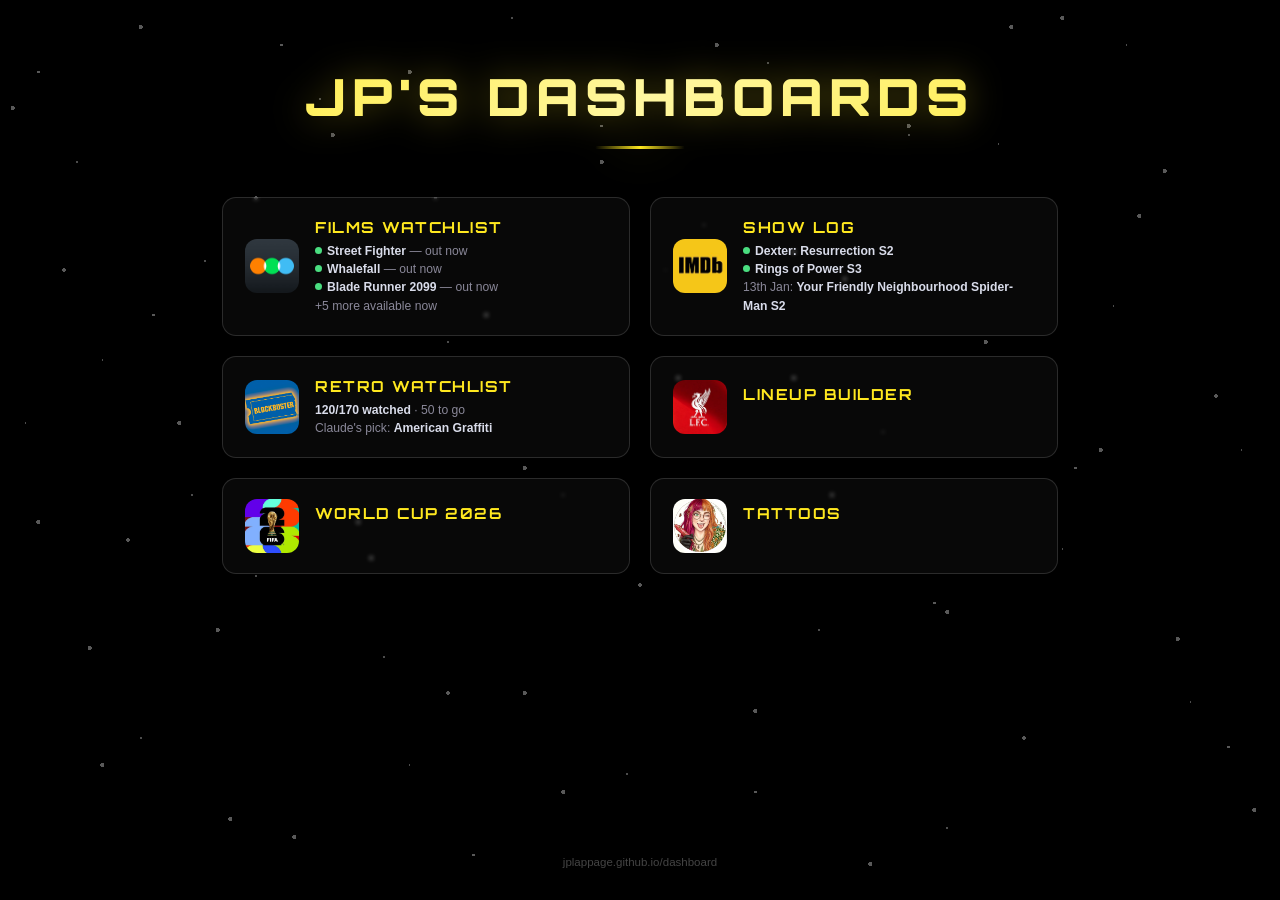
<file: index.html>
<!DOCTYPE html>
<html lang="en">
<head>
  <meta charset="UTF-8">
  <meta name="viewport" content="width=device-width, initial-scale=1.0">
  <link rel="manifest" href="manifest.json">
  <meta name="theme-color" content="#000000">
  <meta name="apple-mobile-web-app-capable" content="yes">
  <meta name="mobile-web-app-capable" content="yes">
  <meta name="apple-mobile-web-app-status-bar-style" content="black-translucent">
  <meta name="apple-mobile-web-app-title" content="JP Dashboards">
  <link rel="apple-touch-icon" href="Images/app-icon-180.png?v=2">
  <link rel="icon" type="image/png" sizes="192x192" href="Images/app-icon-192.png?v=2">
  <link rel="icon" type="image/png" sizes="180x180" href="Images/app-icon-180.png?v=2">
  <link rel="icon" type="image/png" href="Images/app-icon-192.png?v=2">
  <title>JP's Dashboards</title>
  <link rel="preconnect" href="https://fonts.googleapis.com">
  <link rel="preconnect" href="https://fonts.gstatic.com" crossorigin>
  <link href="https://fonts.googleapis.com/css2?family=Orbitron:wght@700;900&display=swap" rel="stylesheet">
  <link rel="stylesheet" href="stars.css">
  <style>
    :root { color-scheme: dark; }
    * { box-sizing: border-box; margin: 0; padding: 0; }

    /* ── Full-page starfield (dimmed) ── */
    body::before {
      content: '';
      position: fixed;
      inset: 0;
      z-index: 0;
      pointer-events: none;
      opacity: 0.35;
      background-image: var(--stars-hub);
    }

    body {
      font-family: -apple-system, BlinkMacSystemFont, 'Segoe UI', Roboto, sans-serif;
      background: #000;
      color: #e8e8f0;
      min-height: 100vh;
      display: flex;
      flex-direction: column;
    }

    header {
      background: transparent;
      padding: 64px 32px 48px;
      position: relative;
      z-index: 1;
      text-align: center;
    }

    header h1 {
      font-family: 'Orbitron', sans-serif;
      font-size: 3.2rem;
      font-weight: 900;
      letter-spacing: 6px;
      text-transform: uppercase;
      background: linear-gradient(135deg, #ffe81f 0%, #fff7a0 50%, #ffe81f 100%);
      -webkit-background-clip: text;
      -webkit-text-fill-color: transparent;
      background-clip: text;
      filter: drop-shadow(0 0 18px rgba(255,232,31,0.35));
    }

    header h1::after {
      content: '';
      display: block;
      width: 90px;
      height: 3px;
      margin: 18px auto 0;
      border-radius: 2px;
      background: linear-gradient(90deg, transparent, #ffe81f, transparent);
    }

    main {
      padding: 0 32px 60px;
      flex: 1;
      max-width: 900px;
      width: 100%;
      margin: 0 auto;
      position: relative;
      z-index: 1;
    }

    .grid {
      display: grid;
      grid-template-columns: repeat(2, 1fr);
      gap: 20px;
    }

    .card {
      background: rgba(255,255,255,0.03);
      border: 1px solid rgba(255,255,255,0.14);
      border-radius: 14px;
      padding: 20px 22px;
      text-decoration: none;
      color: inherit;
      display: grid;
      grid-template-columns: auto 1fr;
      column-gap: 16px;
      align-items: center;
      align-content: center;
      min-height: 96px;
      text-align: left;
      transition: all 0.2s ease;
      backdrop-filter: blur(2px);
    }

    .card:hover {
      border-color: rgba(255,255,255,0.4);
      transform: translateY(-2px);
      background: rgba(255,255,255,0.05);
    }

    .card-icon {
      grid-row: 1 / span 2;
      font-size: 2rem;
      line-height: 1;
    }
    /* brand-logo card icons — uniform 54px tiles */
    img.card-icon {
      width: 54px;
      height: 54px;
      box-sizing: border-box;
      object-fit: cover;
      border-radius: 12px;
    }

    .card-title {
      font-family: 'Orbitron', sans-serif;
      font-size: 0.95rem;
      font-weight: 700;
      letter-spacing: 1.5px;
      text-transform: uppercase;
      color: #ffe81f;
    }

    .card-sub {
      margin-top: 5px;
      font-size: 0.76rem;
      line-height: 1.5;
      color: #8a8899;
      min-height: 1em;
    }
    .card-sub .hot { color: #d9dcea; font-weight: 600; }
    .card-sub .soon { color: #d9dcea; font-weight: 600; }
    .card-sub .ep-show { color: #d9dcea; font-weight: 600; }
    .card-sub .ep-info { color: #8a8899; }
    .card-sub .dot {
      display: inline-block; width: 7px; height: 7px; border-radius: 50%;
      background: #4ade80; margin-right: 5px; vertical-align: 1px;
      animation: pulse 1.6s ease-in-out infinite;
    }
    @keyframes pulse { 0%,100% { opacity: 1; } 50% { opacity: 0.25; } }

    footer {
      text-align: center;
      padding: 20px;
      font-size: 0.72rem;
      color: #444;
      position: relative;
      z-index: 1;
    }

    @media (max-width: 600px) {
      .grid {
        grid-template-columns: 1fr;
        gap: 12px;
      }
      .card {
        display: grid;
        grid-template-columns: auto 1fr;
        column-gap: 16px;
        align-items: center;
        height: auto;
        min-height: 0;
        padding: 16px 18px;
        text-align: left;
      }
      .card-icon {
        grid-row: 1 / span 2;
        font-size: 2rem;
        margin-bottom: 0;
      }
      .card-title {
        font-size: 0.92rem;
      }
      .card-sub {
        margin-top: 4px;
        min-height: 0;
      }
    }

    @media (max-width: 480px) {
      header {
        padding: 40px 16px 32px;
      }
      header h1 {
        font-size: 2rem;
        letter-spacing: 3px;
      }
      main {
        padding: 0 16px 40px;
      }
    }
  </style>
</head>
<body>
<div id="pwa-splash"><img src="Images/app-icon-192.png" alt=""></div>
<style>
  #pwa-splash{position:fixed;inset:0;z-index:99999;display:none;align-items:center;justify-content:center;background:#000;transition:opacity .5s ease}
  #pwa-splash img{width:96px;height:96px;filter:drop-shadow(0 0 18px rgba(245,208,32,.55));animation:pwaPulse 1.4s ease-in-out infinite}
  @keyframes pwaPulse{0%,100%{transform:scale(1);opacity:.85}50%{transform:scale(1.08);opacity:1}}
</style>
<script>
(function(){
  var standalone = (window.matchMedia && window.matchMedia('(display-mode: standalone)').matches) || window.navigator.standalone;
  var s = document.getElementById('pwa-splash');
  if(!s) return;
  if(!standalone){ s.remove(); return; }
  s.style.display='flex';
  function hide(){ s.style.opacity='0'; setTimeout(function(){ if(s) s.remove(); }, 550); }
  window.addEventListener('load', function(){ setTimeout(hide, 350); });
  setTimeout(hide, 4000);
})();
</script>


<header>
  <h1>JP's Dashboards</h1>
</header>

<main>
  <div class="grid">
    <a class="card" href="watchlist-dashboard.html">
      <img class="card-icon ic-films" src="Images/letterboxd-mac-icon.png" alt="Letterboxd">
      <div class="card-title">Films Watchlist</div>
      <div class="card-sub" id="films-sub"></div>
    </a>
    <a class="card" href="show-log.html">
      <img class="card-icon ic-shows" src="Images/imdb.jpg" alt="IMDb">
      <div class="card-title">Show Log</div>
      <div class="card-sub" id="shows-sub"></div>
    </a>
    <a class="card" href="retro-watchlist.html">
      <img class="card-icon ic-retro" src="Images/blockbuster.jpg" alt="Blockbuster">
      <div class="card-title">Retro Watchlist</div>
      <div class="card-sub" id="retro-sub"></div>
    </a>
    <a class="card" href="lineup-builder.html">
      <img class="card-icon ic-lineup" src="Images/LFC.jpg" alt="Liverpool FC">
      <div class="card-title">Lineup Builder</div>
      <div class="card-sub" id="lineup-sub"></div>
    </a>
    <a class="card" href="world-cup.html">
      <img class="card-icon wc-logo" src="Images/world%20cup.jpg" alt="FIFA World Cup 26 emblem">
      <div class="card-title">World Cup 2026</div>
      <div class="card-sub" id="wc-sub"></div>
    </a>
    <a class="card" href="tattoos.html">
      <img class="card-icon ic-tattoo" src="Images/charlotte.jpg?v=3" alt="charlottedoestattoos">
      <div class="card-title">Tattoos</div>
      <div class="card-sub" id="tattoo-sub"></div>
    </a>
  </div>
</main>

<footer>
  jplappage.github.io/dashboard
  <div id="push-row" style="margin-top:12px"></div>
</footer>
<!-- redeploy trigger: 2026-07-05 22:15 icon fixes -->


<script>
// ── ESPN fixture fetch ─────────────────────────────────────────────────────
// ESPN stopped accepting a start-end date range on the scoreboard endpoint
// (any `dates=YYYYMMDD-YYYYMMDD` now 400s, even a short one), but single
// months still work. espnEvents() walks the months a window spans, merges the
// results and de-duplicates by event id. Broke ~18 Sep 2026.
window.espnEvents = async function (league, fromISO, toISO) {
  const from = new Date(fromISO + 'T00:00:00Z'), to = new Date(toISO + 'T23:59:59Z');
  const months = [];
  const cur = new Date(Date.UTC(from.getUTCFullYear(), from.getUTCMonth(), 1));
  while (cur <= to) {
    months.push(cur.getUTCFullYear() + String(cur.getUTCMonth() + 1).padStart(2, '0'));
    cur.setUTCMonth(cur.getUTCMonth() + 1);
  }
  const seen = new Set(), all = [];
  await Promise.all(months.map(async m => {
    try {
      const r = await fetch('https://site.api.espn.com/apis/site/v2/sports/soccer/' + league +
                            '/scoreboard?dates=' + m + '&limit=300');
      if (!r.ok) return;
      const j = await r.json();
      (j.events || []).forEach(e => {
        if (seen.has(e.id)) return;
        const d = new Date(e.date);
        if (d < from || d > to) return;
        seen.add(e.id); all.push(e);
      });
    } catch (_) {}
  }));
  all.sort((a, b) => new Date(a.date) - new Date(b.date));
  return all;
};
</script>

<script>
// ── Shared gist read ───────────────────────────────────────────────────────
// Every card on this page needs the same gist (watched ticks, squad
// conditions, retro progress, tattoos). Four separate unauthenticated reads
// per page load burned GitHub's 60-requests-per-hour-per-IP anonymous
// allowance in about fifteen refreshes, after which the gist returned 403 and
// those cards silently rendered blank. So: one request per load, shared by
// all callers, signed with the browser's saved token when there is one
// (5,000/hour instead of 60), cached briefly, and falling back to the last
// good copy rather than going blank if the request does fail.
window.gistData = (function () {
  const ID = '5411ac8d12fdc31aa3fa73e4d66f6377', FILE = 'watchlist.json';
  const CACHE = 'hub-gist-v1', TTL = 5 * 60e3;
  let inflight = null;
  const cached = () => { try { const c = JSON.parse(sessionStorage.getItem(CACHE)); return (c && c.data) ? c : null; } catch (_) { return null; } };
  return function () {
    if (inflight) return inflight;
    const c = cached();
    if (c && Date.now() - c.t < TTL) { inflight = Promise.resolve(c.data); return inflight; }
    let tok = null; try { tok = localStorage.getItem('gistToken'); } catch (_) {}
    const h = { 'Accept': 'application/vnd.github.v3+json' };
    if (tok) h.Authorization = 'token ' + tok;
    inflight = fetch('https://api.github.com/gists/' + ID, { headers: h, cache: 'no-store' })
      .then(r => { if (!r.ok) throw new Error('gist ' + r.status); return r.json(); })
      .then(j => {
        const d = JSON.parse((j.files && j.files[FILE] && j.files[FILE].content) || '{}');
        try { sessionStorage.setItem(CACHE, JSON.stringify({ t: Date.now(), data: d })); } catch (_) {}
        return d;
      })
      .catch(e => { const c2 = cached(); if (c2) return c2.data; throw e; });
    return inflight;
  };
})();
</script>

<script src="films-data.js"></script>
<script src="shows-data.js"></script>
<script src="retro-data.js"></script>
<script src="fixtures-tv.js"></script>
<script>
(async function retroTeaser() {
  const el = document.getElementById('retro-sub');
  if (!el || typeof RETRO_FILMS === 'undefined') return;
  try {
    const films = RETRO_FILMS.map(f => ({ id: f.id, title: f.title }));
    if (!films.length) return;

    let watched = {};
    try {
      watched = await gistData();
    } catch (_) {
      watched = RETRO_LETTERBOXD;
    }

    const isWatched = f => typeof watched[f.id] === 'string';
    const done = films.filter(isWatched).length;
    const left = films.filter(f => !isWatched(f));

    const line1 = '<span class="soon">' + done + '/' + films.length + ' watched</span> · ' + left.length + ' to go';
    let line2 = '';
    if (left.length) {
      const seed = +new Date().toISOString().slice(0,10).replace(/-/g,'');
      const pick = left[seed % left.length];
      line2 = "Claude's pick: <span class=\"hot\">" + pick.title + '</span>';
    } else {
      line2 = 'all watched — legend 🏆';
    }
    el.innerHTML = line1 + '<br>' + line2;
  } catch (_) {}
})();
</script>
<script>
(function showsTeaser() {
  const el = document.getElementById('shows-sub');
  if (!el || typeof SHOWS === 'undefined') return;

  // ── Out-now summary ────────────────────────────────────────────────────────
  // A show sits in this list from the moment its current season starts landing
  // until JP ticks that season watched in the show log — NOT until some fixed
  // `airingUntil` date. The per-season ticks live in the shared gist under
  // `showLog` (and in localStorage 'show-log-v2', same origin as this page), so
  // ticking a season on any device drops it off the hub next time this loads.
  //
  // Episode counts and the weekly release day come from TVmaze, so nothing here
  // has to be hand-maintained between refreshes: a season that dropped all at
  // once reads "all 8 episodes out now", a weekly one reads "6 of 10 · new every
  // Wednesday" and ticks up on its own as episodes air.
  const MARKS_KEY = 'show-log-v2';
  const EPS_KEY   = 'hub-eps-v1';
  const GIST_ID   = '5411ac8d12fdc31aa3fa73e4d66f6377';
  const GIST_FILE = 'watchlist.json';
  const EPS_TTL   = 6 * 3600e3;   // re-check TVmaze every 6h
  const MAX_LINES = 4;   // total lines in the tile — out-now fills these first

  let marks = {}, epsCache = {};
  try { marks    = JSON.parse(localStorage.getItem(MARKS_KEY) || '{}') || {}; } catch (_) {}
  try { epsCache = JSON.parse(localStorage.getItem(EPS_KEY)   || '{}') || {}; } catch (_) {}

  const MONTHS = { Jan:0,Feb:1,Mar:2,Apr:3,May:4,Jun:5,Jul:6,Aug:7,Sep:8,Oct:9,Nov:10,Dec:11 };
  const ymd  = d => d.getFullYear() + '-' + String(d.getMonth()+1).padStart(2,'0') + '-' + String(d.getDate()).padStart(2,'0');
  const ord  = n => n + (n%10===1&&n%100!==11?'st':n%10===2&&n%100!==12?'nd':n%10===3&&n%100!==13?'rd':'th');
  const dateLabel = iso => { const d = new Date(iso + 'T00:00:00'); return ord(d.getDate()) + ' ' + d.toLocaleString('en-GB',{month:'short'}); };
  const esc  = t => String(t).replace(/[&<>]/g, c => ({'&':'&amp;','<':'&lt;','>':'&gt;'}[c]));
  const sleep = ms => new Promise(r => setTimeout(r, ms));
  const today = () => ymd(new Date());

  const joinTitles = (arr, cap=3) => {
    const shown = arr.slice(0, cap);
    const s = shown.length <= 1 ? (shown[0] || '')
            : shown.slice(0,-1).join(', ') + ' & ' + shown[shown.length-1];
    const extra = arr.length - shown.length;
    return s + (extra > 0 ? ' +' + extra : '');
  };

  // Season ticked watched ('w') or abandoned ('a') — either way it's done with.
  const seasonDone = (name, n) => {
    const m = marks[name];
    const v = (m && typeof m === 'object') ? m['s'+n] : null;
    return v === 'w' || v === 'a';
  };

  const nextDateISO = s => {
    const m = s.next && s.next.match(/(\d{1,2})\s+(Jan|Feb|Mar|Apr|May|Jun|Jul|Aug|Sep|Oct|Nov|Dec)\s+(\d{4})/);
    if (!m) return null;
    return m[3] + '-' + String(MONTHS[m[2]]+1).padStart(2,'0') + '-' + String(+m[1]).padStart(2,'0');
  };
  const seasonNum = str => { const m = str && str.match(/S(\d+)/); return m ? +m[1] : null; };

  // Every ongoing show with a season currently out that hasn't been ticked off.
  function outNowList() {
    const t = today();
    const out = [];
    SHOWS.forEach(s => {
      if (s.status !== 'ongoing') return;
      let season = null;
      if (s.airing) {
        season = seasonNum(s.airing) || s.aired || null;
      } else {
        const iso = nextDateISO(s);
        if (iso && iso <= t) season = seasonNum(s.next) || (s.aired || 0) + 1;
      }
      if (!season) return;
      if (seasonDone(s.name, season)) return;
      out.push({ show: s, season });
    });
    return out;
  }

  function epsLabel(item) {
    const c = epsCache[item.show.name];
    if (!c || c.season !== item.season || !c.total) return '';
    if (c.out >= c.total)      return 'all ' + c.total + ' episodes out now';
    if (c.mode === 'binge')    return 'all ' + c.total + ' episodes out now';
    return c.out + ' of ' + c.total + ', new every ' + c.day;
  }

  function render() {
    const t = today();
    const items = outNowList();
    const lines = [];

    // Out-now always wins the available lines; coming-soon only gets what's left.
    if (items.length) {
      const overflow = items.length > MAX_LINES;
      const shown    = overflow ? MAX_LINES - 1 : items.length;
      items.slice(0, shown).forEach(it => {
        const label = epsLabel(it);
        lines.push('<span class="dot"></span><span class="ep-show">' + esc(it.show.name) + ' S' + it.season + '</span>'
                 + (label ? ' <span class="ep-info">— ' + label + '</span>' : ''));
      });
      if (overflow) lines.push('<span class="ep-info">+' + (items.length - shown) + ' more out now</span>');
    }

    // Coming soon — only shows with a full, confirmed date group into a line.
    const groups = [];
    SHOWS.forEach(s => {
      const iso = nextDateISO(s);
      if (!iso || iso <= t) return;
      const season = (s.next.match(/^(S\d+)/) || [,''])[1];
      const title  = s.name + (season ? ' ' + season : '');
      const g = groups.find(x => x.date === iso);
      if (g) g.titles.push(title); else groups.push({ date: iso, titles: [title] });
    });
    groups.sort((a,b) => a.date.localeCompare(b.date));
    const soonLine = g => dateLabel(g.date) + ': <span class="soon">' + esc(joinTitles(g.titles)) + '</span>';

    if (groups[0] && lines.length < MAX_LINES) lines.push(soonLine(groups[0]));
    if (!items.length && groups[1] && lines.length < MAX_LINES) lines.push(soonLine(groups[1]));

    el.innerHTML = lines.join('<br>');
  }

  // ── TVmaze: episode count, how many have aired, weekly day ─────────────────
  // Uses each episode's `airstamp` (a real timestamp with timezone) rather than
  // `airdate`, so a US Sunday-night drop reads as Monday here — the UK viewing
  // day — without any special-casing.
  async function loadEpisodes() {
    const items = outNowList();
    let dirty = false;
    for (const it of items) {
      const s = it.show;
      const cached = epsCache[s.name];
      if (cached && cached.season === it.season && cached.t && Date.now() - cached.t < EPS_TTL) continue;
      try {
        let id = s.tvmazeId || (cached && cached.id) || null;
        if (!id) {
          const endpoint = s.imdbId
            ? 'https://api.tvmaze.com/lookup/shows?imdb=' + s.imdbId
            : 'https://api.tvmaze.com/singlesearch/shows?q=' + encodeURIComponent(s.tvmazeQuery || s.name);
          const r = await fetch(endpoint);
          if (!r.ok) continue;
          const d = await r.json();
          id = d && d.id;
          if (!id) continue;
          await sleep(250);
        }
        let r = await fetch('https://api.tvmaze.com/shows/' + id + '/episodes');
        if (r.status === 429) { await sleep(4000); r = await fetch('https://api.tvmaze.com/shows/' + id + '/episodes'); }
        if (!r.ok) continue;
        const all = await r.json();
        const season = all.filter(e => e.season === it.season);
        if (!season.length) continue;
        const when = e => e.airstamp ? new Date(e.airstamp)
                       : e.airdate  ? new Date(e.airdate + 'T00:00:00') : null;
        const dates = season.map(when).filter(d => d && !isNaN(d));
        if (!dates.length) continue;
        const now = new Date();
        const out = dates.filter(d => d <= now).length;
        // All episodes landing on one local day = a single drop, not a rollout.
        const days = new Set(dates.map(d => d.toDateString()));
        const tally = {};
        dates.forEach(d => { const w = d.toLocaleDateString('en-GB', { weekday:'long' }); tally[w] = (tally[w]||0)+1; });
        const day = Object.keys(tally).sort((a,b) => tally[b]-tally[a])[0] || '';
        epsCache[s.name] = { id, season: it.season, total: season.length, out, mode: days.size <= 1 ? 'binge' : 'weekly', day, t: Date.now() };
        dirty = true;
        render();
      } catch (_) {}
      await sleep(250);
    }
    if (dirty) { try { localStorage.setItem(EPS_KEY, JSON.stringify(epsCache)); } catch (_) {} }
  }

  // ── Watched ticks from the gist (catches ticks made on another device) ─────
  async function refreshMarks() {
    try {
      const data = await gistData();
      const cloud = data.showLog;
      if (cloud && typeof cloud === 'object' && Object.keys(cloud).length) {
        marks = cloud;
        try { localStorage.setItem(MARKS_KEY, JSON.stringify(marks)); } catch (_) {}
        render();
      }
    } catch (_) {}
  }

  try { render(); } catch (_) {}
  refreshMarks().then(loadEpisodes);
})();

(function filmsTeaser() {
  const el = document.getElementById('films-sub');
  if (!el || typeof FILMS === 'undefined') return;
  try {
    const now = new Date();
    const ymd = d => d.getFullYear() + '-' + String(d.getMonth()+1).padStart(2,'0') + '-' + String(d.getDate()).padStart(2,'0');
    const today = ymd(now);

    const ord = n => n + (n%10===1&&n%100!==11?'st':n%10===2&&n%100!==12?'nd':n%10===3&&n%100!==13?'rd':'th');
    const dateLabel = iso => { const d = new Date(iso + 'T00:00:00'); return ord(d.getDate()) + ' ' + d.toLocaleString('en-GB',{month:'short'}); };
    const joinTitles = (arr, cap=3) => {
      const shown = arr.slice(0, cap);
      const s = shown.length <= 1 ? (shown[0] || '')
              : shown.slice(0,-1).join(', ') + ' & ' + shown[shown.length-1];
      const extra = arr.length - shown.length;
      return s + (extra > 0 ? ' +' + extra : '');
    };
    const groupByDate = list => {
      const map = new Map();
      list.forEach(f => { if (!map.has(f.vodDate)) map.set(f.vodDate, []); map.get(f.vodDate).push(f.title); });
      return [...map.entries()].sort((a,b) => a[0].localeCompare(b[0])).map(([date, titles]) => ({ date, titles }));
    };

    // Exclude pre-theatrical cinema-only entries — their date is the cinema release, not VOD availability.
    const vod      = FILMS.filter(f => f.vodDate && f.cinema !== true);
    // "Available now" stays confirmed-only (don't promise an estimate as already out).
    const availNow = vod.filter(f => f.vodDate <= today && f.estimated !== true)
                        .sort((a,b) => b.vodDate.localeCompare(a.vodDate));
    // Coming-soon groups include estimated dates.
    const upcoming = groupByDate(vod.filter(f => f.vodDate > today));

    const soonLine = g => dateLabel(g.date) + ': <span class="soon">' + joinTitles(g.titles) + '</span>';

    // One line per film that's out now; coming-soon dates fill whatever's left.
    const MAX_LINES = 4;
    const lines = [];

    if (availNow.length) {
      const overflow = availNow.length > MAX_LINES;
      const shown    = overflow ? MAX_LINES - 1 : availNow.length;
      availNow.slice(0, shown).forEach(f => {
        lines.push('<span class="dot"></span><span class="hot">' + f.title + '</span>'
                 + ' <span class="ep-info">— out now</span>');
      });
      if (overflow) lines.push('<span class="ep-info">+' + (availNow.length - shown) + ' more available now</span>');
    }

    upcoming.forEach(g => { if (lines.length < MAX_LINES) lines.push(soonLine(g)); });

    if (!lines.length) lines.push(FILMS.length + ' tracked · no dates confirmed yet');
    el.innerHTML = lines.join('<br>');
  } catch (_) { /* leave blank on any hiccup */ }
})();

(async function worldCupTeaser() {
  const el = document.getElementById('wc-sub');
  if (!el) return;
  try {
    const events = await espnEvents('fifa.world', '2026-06-11', '2026-07-19');
    const now = new Date();

    // ── End of tournament: show the champion + Golden Boot instead of fixtures ──
    const stateOf = e => (e.status && e.status.type && e.status.type.state) || '';
    const final = events.find(e => e.season && e.season.slug === 'final');

    // Golden Boot: tally every scoring play across the tournament.
    // Own goals and shootout penalties don't count towards the award.
    const topScorer = () => {
      const tally = {};
      events.forEach(e => {
        ((e.competitions && e.competitions[0] && e.competitions[0].details) || []).forEach(d => {
          if (!d.scoringPlay || d.ownGoal || d.shootout) return;
          (d.athletesInvolved || []).slice(0, 1).forEach(a => {
            const key = a.displayName || a.fullName;
            if (key) tally[key] = (tally[key] || 0) + 1;
          });
        });
      });
      const ranked = Object.entries(tally).sort((a, b) => b[1] - a[1]);
      if (!ranked.length || ranked[0][1] === 0) return null;
      const top = ranked[0][1];
      const tied = ranked.filter(r => r[1] === top);
      return { name: tied[0][0], goals: top, shared: tied.length - 1 };
    };

    if (final && stateOf(final) === 'post') {
      const c = final.competitions[0].competitors;
      const win = c.find(x => x.winner) || c[0];
      const lose = c.find(x => x !== win);
      const score = win.score + '–' + lose.score;
      const shootout = (final.competitions[0].details || []).some(d => d.shootout);
      let line1 = '<span class="hot">CHAMPIONS: ' + win.team.displayName + '</span> · beat ' +
                  lose.team.shortDisplayName + ' ' + score + (shootout ? ' (pens)' : '');
      const gb = topScorer();
      const line2 = gb
        ? 'Golden Boot: <span class="soon">' + gb.name + '</span> · ' + gb.goals + ' goals' +
          (gb.shared ? ' (shared +' + gb.shared + ')' : '')
        : '';
      el.innerHTML = [line1, line2].filter(Boolean).join('<br>');
      return;
    }

    // Final kicked off but not finished — show it live.
    if (final && stateOf(final) === 'in') {
      const c = final.competitions[0].competitors;
      const h = c.find(x => x.homeAway === 'home'), a = c.find(x => x.homeAway === 'away');
      const st = final.status.type.detail || final.status.type.description || 'Live';
      el.innerHTML = '<span class="dot"></span><span class="hot">FINAL LIVE</span> · ' +
                     h.team.shortDisplayName + ' ' + h.score + '–' + a.score + ' ' +
                     a.team.shortDisplayName + '<br><span class="soon">' + st + '</span>';
      return;
    }

    const games = events
      .filter(e => new Date(e.date) > now && e.status && e.status.type && e.status.type.state === 'pre')
      .map(e => {
        let label = e.shortName || e.name || '';
        try {
          const c = e.competitions[0].competitors;
          const h = c.find(x => x.homeAway === 'home'), a = c.find(x => x.homeAway === 'away');
          label = h.team.shortDisplayName + ' v ' + a.team.shortDisplayName;
        } catch (_) {}
        return { d: new Date(e.date), label };
      })
      .sort((a,b) => a.d - b.d)
      .slice(0, 2);
    if (!games.length) return;

    const fmt = g => {
      const days = Math.round((new Date(g.d.getFullYear(), g.d.getMonth(), g.d.getDate()) -
                               new Date(now.getFullYear(), now.getMonth(), now.getDate())) / 86400000);
      const time = g.d.toLocaleTimeString('en-GB', { hour:'2-digit', minute:'2-digit' });
      const when = days === 0 ? 'today ' + time
                 : days === 1 ? 'tomorrow ' + time
                 : days + ' days';
      return '<span class="soon">' + g.label + '</span> · ' + when;
    };
    el.innerHTML = games.map((g, i) => (i === 0 ? 'next: ' : 'then: ') + fmt(g)).join('<br>');
  } catch (_) {}
})();

(async function lineupTeaser() {
  const el = document.getElementById('lineup-sub');
  if (!el) return;
  const LABEL = { france: 'FRA', liverpool: 'LIV' };

  // Squad availability — read from the lineup builder's synced gist state
  // (c = conditions keyed by player id, ps = section: 'squad' = main squad)
  const availP = (async () => {
    try {
      const data = await gistData();
      const counts = key => {
        const st = data[key];
        if (!st || !st.c) return null;
        let inj = 0, sus = 0, away = 0;
        Object.entries(st.c).forEach(([id, c]) => {
          if (!st.ps || !(id in st.ps)) return; // only players still in the squad (skips departed/stale ids); matches lineup page (incl. fringe)
          if (c === 'injured') inj++; else if (c === 'suspended') sus++; else if (c === 'away') away++;
        });
        return { inj, sus, away };
      };
      return { france: counts('lineup_france'), liverpool: counts('lineup_liverpool') };
    } catch (_) { return null; }
  })();

  // Next scheduled game — Liverpool (domestic + European) and France (post-World-Cup:
  // Nations League, qualifiers, friendlies). ESPN's per-team `nextEvent` endpoint
  // returns an empty array in some regions, so instead read each league's scoreboard
  // over a rolling date window and match by team name.
  const nextP = (async () => {
    const games = [];
    const now = new Date();
    const pad = n => String(n).padStart(2, '0');
    const ymd = d => d.getFullYear() + pad(d.getMonth() + 1) + pad(d.getDate());
    const end = new Date(now); end.setDate(end.getDate() + 150);
    const range = ymd(now) + '-' + ymd(end);
    const compName = e => {
      try {
        const c = e.competitions[0].competitors;
        const h = c.find(x => x.homeAway === 'home'), a = c.find(x => x.homeAway === 'away');
        return h.team.shortDisplayName + ' v ' + a.team.shortDisplayName;
      } catch (_) { return e.shortName || e.name || ''; }
    };
    const pull = async (team, league, re) => {
      try {
        const evs = await espnEvents(league, range.slice(0,4) + '-' + range.slice(4,6) + '-' + range.slice(6,8),
                                             range.slice(9,13) + '-' + range.slice(13,15) + '-' + range.slice(15,17));
        evs.forEach(e => {
          const d = new Date(e.date);
          if (d > now && re.test(e.name || '')) games.push({ d, team, label: compName(e) });
        });
      } catch (_) {}
    };
    const LFC = /liverpool/i, FRA = /france/i;
    await Promise.all([
      pull('liverpool', 'eng.1', LFC),
      pull('liverpool', 'uefa.champions', LFC),
      pull('liverpool', 'eng.fa', LFC),
      pull('liverpool', 'eng.league_cup', LFC),
      pull('liverpool', 'club.friendly', LFC),
      pull('france', 'uefa.nations', FRA),
      pull('france', 'fifa.worldq.uefa', FRA),
      pull('france', 'fifa.friendly', FRA),
      pull('france', 'fifa.world', FRA),
    ]);
    // De-dupe (a match can surface in overlapping feeds), then take the soonest.
    const seen = new Set();
    return games
      .filter(g => { const k = +g.d + '|' + g.label; if (seen.has(k)) return false; seen.add(k); return true; })
      .sort((a, b) => a.d - b.d)[0] || null;
  })();

  const [avail, nxt] = await Promise.all([availP, nextP]);

  let nextLine = '', availLine = '';
  if (nxt) {
    const now = new Date();
    const days = Math.round((new Date(nxt.d.getFullYear(), nxt.d.getMonth(), nxt.d.getDate()) -
                             new Date(now.getFullYear(), now.getMonth(), now.getDate())) / 86400000);
    const time = nxt.d.toLocaleTimeString('en-GB', { hour:'2-digit', minute:'2-digit' });
    const when = days === 0 ? 'today ' + time
               : days === 1 ? 'tomorrow ' + time
               : days + ' days';
    nextLine = 'next: <span class="soon">' + nxt.label + '</span> · ' + when;

    // Exact UK TV channel, from fixtures-tv.js (kept up to date by /refresh).
    // Matched on the game's UK date + team, so ESPN's team-name spelling doesn't matter.
    try {
      const ukDate = nxt.d.toLocaleDateString('en-CA', { timeZone: 'Europe/London' });
      const tv = (typeof FIXTURE_TV !== 'undefined' ? FIXTURE_TV : [])
        .find(f => f.date === ukDate && f.team === nxt.team);
      if (tv) nextLine += '<br>📺 <span class="soon">' + tv.channel + '</span>' +
                          (tv.confirmed === false ? ' (TBC)' : '');
    } catch (_) {}

    // Availability for the team playing next only
    const c = avail && avail[nxt.team];
    if (c) {
      const bits = [];
      if (c.inj) bits.push('<span style="color:#f87171">' + c.inj + ' injured</span>');
      if (c.sus) bits.push('<span style="color:#fb923c">' + c.sus + ' suspended</span>');
      if (c.away) bits.push('<span style="color:#60a5fa">' + c.away + ' away</span>');
      availLine = LABEL[nxt.team] + ': ' + (bits.length ? bits.join(', ') : '<span class="hot">all fit</span>');
    }
  }
  el.innerHTML = [nextLine, availLine].filter(Boolean).join('<br>');
})();

(async function tattooTeaser() {
  // Tattoo entries live encrypted in the gist (tattooEntries.enc). index.html and
  // tattoos.html share an origin, so the per-device passphrase in localStorage
  // ('tattooKey') lets us decrypt here too. Locked device / no key → leave blank.
  const el = document.getElementById('tattoo-sub');
  if (!el) return;
  try {
    const key = localStorage.getItem('tattooKey');
    if (!key) return; // locked on this device — stay silent

    const ord = n => n + (n%10===1&&n%100!==11?'st':n%10===2&&n%100!==12?'nd':n%10===3&&n%100!==13?'rd':'th');
    const dateLabel = iso => { const d = new Date(iso + 'T00:00:00'); return ord(d.getDate()) + ' ' + d.toLocaleString('en-GB',{month:'short',year:'numeric'}); };

    const data = await gistData();
    const t = data.tattooEntries;
    let entries = null;
    if (Array.isArray(t)) entries = t;                 // legacy plaintext
    else if (t && t.enc) {                             // encrypted (current format)
      const enc = new TextEncoder();
      const km = await crypto.subtle.importKey('raw', enc.encode(key), 'PBKDF2', false, ['deriveKey']);
      const ck = await crypto.subtle.deriveKey({ name:'PBKDF2', salt: enc.encode('charlotte-tattoos-salt-v1'), iterations: 250000, hash:'SHA-256' }, km, { name:'AES-GCM', length:256 }, false, ['decrypt']);
      const raw = Uint8Array.from(atob(t.enc), c => c.charCodeAt(0));
      const pt = await crypto.subtle.decrypt({ name:'AES-GCM', iv: raw.slice(0,12) }, ck, raw.slice(12));
      entries = JSON.parse(new TextDecoder().decode(pt));
    }
    if (!entries || !entries.length) return;

    const latest = entries.reduce((m, e) => e.date > m ? e.date : m, entries[0].date);
    const n = entries.length;
    const line1 = 'Last updated: <span class="soon">' + dateLabel(latest) + '</span>';
    const line2 = '<span class="hot">' + n + '</span> session' + (n !== 1 ? 's' : '') + ' logged';
    el.innerHTML = line1 + '<br>' + line2;
  } catch (_) { /* leave blank on any hiccup (locked / wrong key / offline) */ }
})();
</script>

  <script>
    if ('serviceWorker' in navigator) {
      window.addEventListener('load', function () {
        navigator.serviceWorker.register('sw.js').catch(function () {});
      });
    }
  </script>

  <!-- Web Push opt-in: subscribes this installed app and stores the push
       subscription in the (public) gist so the GitHub Action can send to it.
       Must be done from the Home Screen app, not a Safari tab. -->
  <script>
  (function () {
    var VAPID_PUBLIC = 'BOXxcVQCiYh5lc0vydERBmY4EOJRWiIdOyPopYAArut3QRFuDDTUazA3nbRTrcaylYX_fBTZfWAdEXiNRDlKIOo';
    var GIST_ID = '5411ac8d12fdc31aa3fa73e4d66f6377';
    var SUB_FILE = 'push-subscription.json';
    var row = document.getElementById('push-row');
    if (!row) return;
    if (!('serviceWorker' in navigator) || !('PushManager' in window) || !('Notification' in window)) return;

    function b64ToU8(base64) {
      var pad = '='.repeat((4 - base64.length % 4) % 4);
      var b64 = (base64 + pad).replace(/-/g, '+').replace(/_/g, '/');
      var raw = atob(b64), arr = new Uint8Array(raw.length);
      for (var i = 0; i < raw.length; i++) arr[i] = raw.charCodeAt(i);
      return arr;
    }
    function status(txt) {
      row.innerHTML = '<span style="color:#8a8899;font-size:0.72rem">' + txt + '</span>';
    }
    function button(label, fn) {
      row.innerHTML = '<button style="background:rgba(255,232,31,0.12);border:1px solid rgba(255,232,31,0.4);' +
        'color:#ffe81f;padding:7px 16px;border-radius:100px;font-size:0.75rem;cursor:pointer">' + label + '</button>';
      row.firstChild.onclick = fn;
    }
    function getToken() {
      var t = localStorage.getItem('gistToken');
      if (!t) { t = prompt('Paste GitHub gist token (stored only in this browser):', '') || ''; if (t) localStorage.setItem('gistToken', t); }
      return t;
    }
    async function saveSubscription(sub) {
      var t = getToken();
      if (!t) throw new Error('token needed');
      var H = { 'Authorization': 'token ' + t, 'Accept': 'application/vnd.github.v3+json', 'Content-Type': 'application/json' };
      var list = [];
      try {
        var j = await (await fetch('https://api.github.com/gists/' + GIST_ID, { cache: 'no-store' })).json();
        if (j.files && j.files[SUB_FILE]) { list = JSON.parse(j.files[SUB_FILE].content) || []; if (!Array.isArray(list)) list = [list]; }
      } catch (_) {}
      var s = sub.toJSON();
      list = list.filter(function (x) { return x.endpoint !== s.endpoint; });
      list.push(s);
      var body = {}; body.files = {}; body.files[SUB_FILE] = { content: JSON.stringify(list) };
      var res = await fetch('https://api.github.com/gists/' + GIST_ID, { method: 'PATCH', headers: H, body: JSON.stringify(body) });
      if (res.status !== 200) throw new Error('gist save failed (' + res.status + ')');
    }
    async function enable() {
      try {
        status('Enabling…');
        var reg = await navigator.serviceWorker.ready;
        var perm = await Notification.requestPermission();
        if (perm !== 'granted') { status('Notifications not allowed — enable them for this app in Settings'); return; }
        var sub = await reg.pushManager.getSubscription();
        if (!sub) sub = await reg.pushManager.subscribe({ userVisibleOnly: true, applicationServerKey: b64ToU8(VAPID_PUBLIC) });
        await saveSubscription(sub);
        status('✓ Date alerts on for this device');
      } catch (e) {
        button('Try again', enable);
        var note = document.createElement('div');
        note.style.cssText = 'color:#8a8899;font-size:0.68rem;margin-top:6px';
        note.textContent = String(e && e.message || e).indexOf('token') > -1
          ? 'Needs your gist token.' : "Couldn't enable (open from your Home Screen icon, not Safari).";
        row.appendChild(note);
      }
    }
    (async function init() {
      try {
        var reg = await navigator.serviceWorker.ready;
        var sub = reg.pushManager && await reg.pushManager.getSubscription();
        if (sub && Notification.permission === 'granted') { status('✓ Date alerts on'); return; }
      } catch (_) {}
      button('Enable date alerts', enable);
    })();
  })();
  </script>
  <script>
  // Keep every green "live" dot pulsing in step. Dots are drawn at different
  // moments (each card fills in when its data arrives), so each one would
  // otherwise start its own pulse cycle. Pin them all to the same clock.
  (function(){
    function sync(){document.querySelectorAll(".card-sub .dot").forEach(function(d){
      (d.getAnimations?d.getAnimations():[]).forEach(function(a){a.startTime=0;});});}
    var t; new MutationObserver(function(){clearTimeout(t);t=setTimeout(sync,0);})
      .observe(document.body,{childList:true,subtree:true});
    document.addEventListener("visibilitychange",sync); sync();
  })();
  </script>
</body>
</html>
</file>
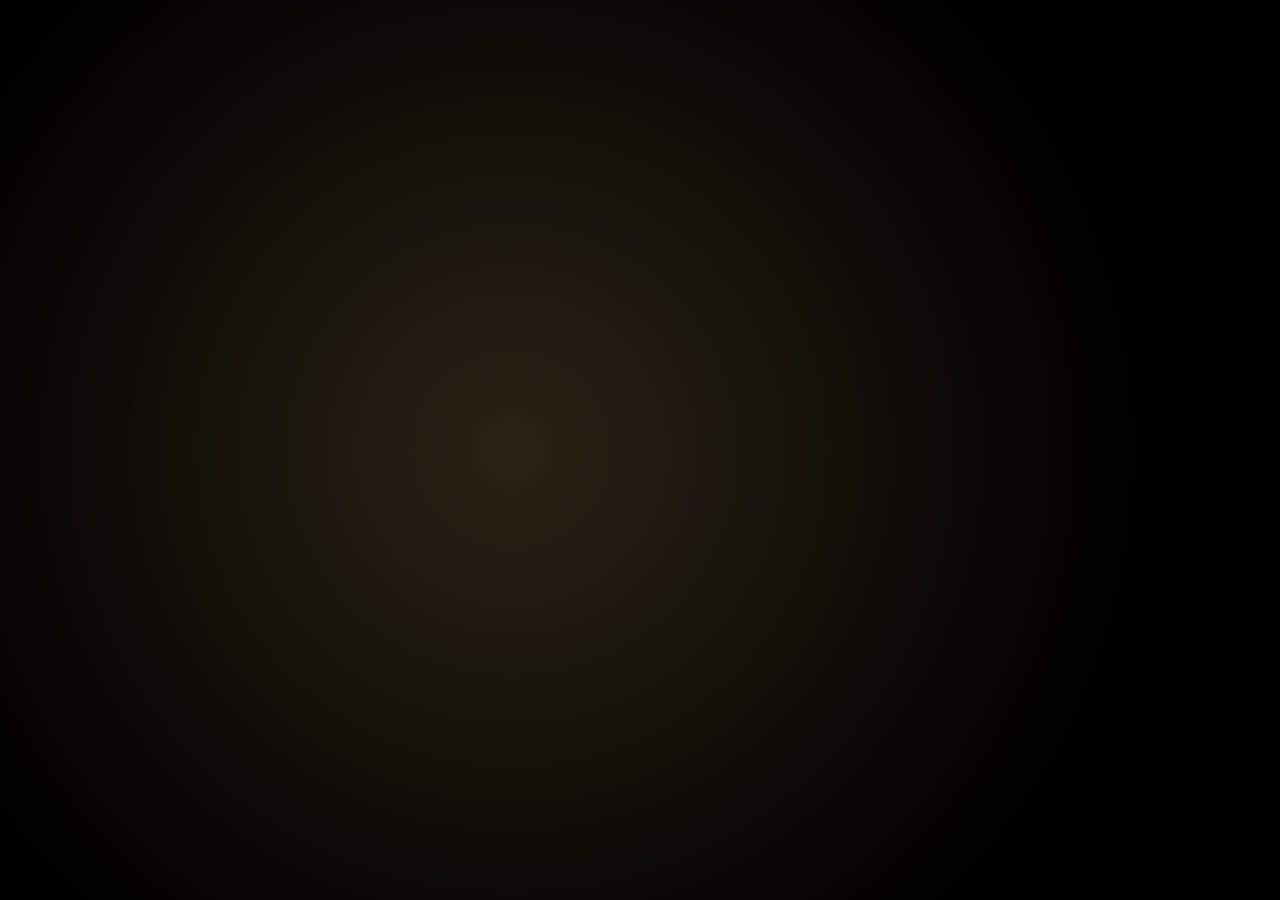
<file: poster-display/index.html>
<!doctype html>
<html lang="en">
<head>
<meta charset="utf-8">
<meta name="viewport" content="width=device-width, initial-scale=1">
<title>Poster Display</title>
<style>
  @font-face { font-family: "Bebas Neue"; src: url("fonts/bebas-neue-latin-400-normal.woff2") format("woff2"); font-weight: 400; }
  @font-face { font-family: "Righteous"; src: url("fonts/righteous-latin-400-normal.woff2") format("woff2"); font-weight: 400; }
  @font-face { font-family: "Inter"; src: url("fonts/inter-latin-400-normal.woff2") format("woff2"); font-weight: 400; }
  @font-face { font-family: "Inter"; src: url("fonts/inter-latin-500-normal.woff2") format("woff2"); font-weight: 500; }
  @font-face { font-family: "Inter"; src: url("fonts/inter-latin-600-normal.woff2") format("woff2"); font-weight: 600; }
  :root {
    --sw: 1vw;   /* 1% of the poster screen's width  */
    --sh: 1vh;   /* 1% of the poster screen's height */
    --bg: #000;
    --gold: #f6c453;
    --gold-deep: #b8862b;
    --gold-glow: rgba(246, 196, 83, 0.6);
    --velvet: #3b0a0f;
    --velvet-deep: #1a0306;
    --ink: #f7f2e7;
    --muted: rgba(247, 242, 231, 0.68);
    --glass: rgba(12, 10, 8, 0.72);
    --fade: 1.5s;
  }
  * { box-sizing: border-box; margin: 0; padding: 0; }
  html, body { width: 100%; height: 100%; background: var(--bg); overflow: hidden; cursor: none; }
  body { font-family: "Inter", system-ui, sans-serif; color: var(--ink); }

  /* ---------- Poster layers ---------- */
  .layer { position: absolute; inset: 0; opacity: 0; transition: opacity var(--fade) ease; will-change: opacity; }
  .layer.show { opacity: 1; }
  .layer .bg { position: absolute; left: -6%; top: -6%; width: 112%; height: 112%; display: block; }
  .layer .poster { position: absolute; inset: 0; width: 100%; height: 100%; object-fit: contain; }
  /* While a film is on, the poster stays full size and drifts very slowly */
  .playing-mode .layer.show .poster { animation: drift 60s ease-in-out infinite alternate; }
  @keyframes drift { from { transform: scale(1); } to { transform: scale(1.03); } }

  /* ---------- Now playing overlay: frosted glass ---------- */
  #np { position: absolute; inset: 0; pointer-events: none; opacity: 0; transition: opacity 1.2s ease; }
  #np.show { opacity: 1; }

  .glass {
    position: absolute; z-index: 2; overflow: hidden;
    background: linear-gradient(135deg, rgba(255,255,255,0.28), rgba(255,255,255,0.08) 55%, rgba(255,255,255,0.14));
    border: 1px solid rgba(255,255,255,0.42);
    backdrop-filter: blur(22px) saturate(1.7) brightness(1.08);
    -webkit-backdrop-filter: blur(22px) saturate(1.7) brightness(1.08);
    box-shadow: inset 0 1px 0 rgba(255,255,255,0.55), inset 0 -1px 0 rgba(255,255,255,0.12), 0 calc(2 * var(--sw)) calc(6 * var(--sw)) rgba(0,0,0,0.35);
  }
  .glass::after { content: ""; position: absolute; left: 0; right: 0; top: 0; height: 50%; background: linear-gradient(to bottom, rgba(255,255,255,0.22), transparent); pointer-events: none; }
  .glass > * { position: relative; z-index: 1; }
  .soft { text-shadow: 0 calc(0.3 * var(--sw)) calc(1.2 * var(--sw)) rgba(0,0,0,0.45); }

  /* Big "Now Playing" banner */
  .np-banner { --band: max(calc((100 * var(--sh) - 150 * var(--sw)) / 2), calc(12 * var(--sw))); top: calc(var(--band) * 0.16); height: calc(var(--band) * 0.68); left: calc(14 * var(--sw)); right: calc(14 * var(--sw)); border-radius: 999px; padding: 0 calc(4 * var(--sw)); display: flex; align-items: center; justify-content: center; gap: calc(var(--band) * 0.14); }
  .np-dot { width: calc(var(--band) * 0.17); height: calc(var(--band) * 0.17); border-radius: 50%; background: #ff3b3b; flex: none; animation: livepulse 2s infinite; }
  @keyframes livepulse { 0% { box-shadow: 0 0 0 0 rgba(255,59,59,0.6); } 70% { box-shadow: 0 0 0 calc(3 * var(--sw)) rgba(255,59,59,0); } 100% { box-shadow: 0 0 0 0 rgba(255,59,59,0); } }
  .np-label { font-family: "Righteous", sans-serif; font-size: calc(var(--band) * 0.34); letter-spacing: 0.08em; text-transform: uppercase; line-height: 1; white-space: nowrap; }
  .paused .np-dot { animation: none; background: #fff; opacity: 0.75; border-radius: calc(0.6 * var(--sw)); width: calc(3 * var(--sw)); height: calc(3 * var(--sw)); }

  /* Info card */
  .np-card { left: calc(6 * var(--sw)); right: calc(6 * var(--sw)); bottom: calc(5 * var(--sw)); padding: calc(3.8 * var(--sw)) calc(5 * var(--sw)) calc(4.2 * var(--sw)); border-radius: calc(3.6 * var(--sw)); }
  .np-title { font-family: "Righteous", sans-serif; font-size: calc(6.6 * var(--sw)); line-height: 1.05; letter-spacing: 0.01em; }
  .np-episode { margin-top: calc(1.2 * var(--sw)); font-size: calc(3 * var(--sw)); font-weight: 600; }
  .np-meta { display: none; margin-top: calc(2 * var(--sw)); font-size: calc(2.7 * var(--sw)); color: rgba(255,255,255,0.85); line-height: 1.4; }
  .np-row { display: flex; align-items: center; gap: calc(3 * var(--sw)); margin-top: calc(3.2 * var(--sw)); font-size: calc(2.5 * var(--sw)); color: rgba(255,255,255,0.85); font-variant-numeric: tabular-nums; }
  .bar { flex: 1; position: relative; height: calc(0.8 * var(--sw)); border-radius: calc(1 * var(--sw)); background: rgba(255,255,255,0.28); overflow: hidden; }
  .bar i { position: absolute; left: 0; top: 0; bottom: 0; width: 0%; border-radius: calc(1 * var(--sw)); background: #fff; transition: width 1s linear; }
  .np-ends { margin-top: 0; white-space: nowrap; padding-left: calc(1.5 * var(--sw)); border-left: 1px solid rgba(255,255,255,0.35); font-size: calc(2.5 * var(--sw)); color: rgba(255,255,255,0.85); }
  .np-ends b { color: #fff; font-weight: 600; }
  .hide { display: none !important; }
  .np-year { opacity: 0.7; }

  /* Fallback card if there's no image at all */
  .card {
    position: absolute; inset: 0; display: flex; align-items: center; justify-content: center;
    font-family: "Bebas Neue", sans-serif; font-size: calc(12 * var(--sw)); text-align: center; padding: calc(8 * var(--sw));
    background: radial-gradient(circle at 50% 40%, #2a2216 0%, #000 70%);
  }

  /* Everything sits on a "stage" that can be turned to suit a sideways TV */
  #stage { position: fixed; left: 0; top: 0; width: 100vw; height: 100vh; overflow: hidden; background: var(--bg); }
  html.rot90 #stage, html.rot270 #stage { width: 100vh; height: 100vw; left: 50%; top: 50%; transform-origin: center; }
  html.rot90 #stage  { transform: translate(-50%, -50%) rotate(90deg); }
  html.rot270 #stage { transform: translate(-50%, -50%) rotate(-90deg); }
  html.rot90, html.rot270 { --sw: 1vh; --sh: 1vw; }
  /* Screen dims to half brightness while a film is playing */
  #dim { position: absolute; inset: 0; background: #000; opacity: 0; pointer-events: none; transition: opacity 2s ease; will-change: opacity; }
  .playing-mode #dim { opacity: 0.5; }
  /* Raspberry Pi: same look without the live blur and slow zoom, which crash its graphics chip */
  html.lite .glass {
    backdrop-filter: none; -webkit-backdrop-filter: none;
    background: linear-gradient(135deg, rgba(60,60,70,0.78), rgba(25,25,32,0.72) 55%, rgba(45,45,55,0.75));
    box-shadow: inset 0 1px 0 rgba(255,255,255,0.45), inset 0 -1px 0 rgba(255,255,255,0.12);
  }
  html.lite .playing-mode .layer.show .poster { animation: none; }
  html.lite .np-dot { animation: livepulse-lite 2s infinite; }
  @keyframes livepulse-lite { 0%, 100% { opacity: 1; } 50% { opacity: 0.35; } }
</style>
<script>
  // Raspberry Pi (and other small ARM boxes): use the lighter overlay
  (function () {
    let pi = /aarch64|armv7|armv8|Linux arm/i.test(navigator.userAgent) || new URLSearchParams(location.search).has("lite");
    try {
      const gl = document.createElement("canvas").getContext("webgl");
      const ext = gl && gl.getExtension("WEBGL_debug_renderer_info");
      const r = gl ? String(gl.getParameter(ext ? ext.UNMASKED_RENDERER_WEBGL : gl.RENDERER)) : "";
      if (/V3D|VideoCore|Broadcom|llvmpipe|softpipe|SwiftShader/i.test(r)) pi = true;   // Pi graphics, or no graphics chip at all
      if (gl) { const lose = gl.getExtension("WEBGL_lose_context"); if (lose) lose.loseContext(); }
    } catch (e) {}
    if (pi) document.documentElement.classList.add("lite");
  })();
</script>
</head>
<body>
<div id="stage">
<div id="a" class="layer"></div>
<div id="b" class="layer"></div>

<div id="np">
  <div class="glass np-banner"><span class="np-dot"></span><span class="np-label soft" id="np-label">Now Playing</span></div>

  <div class="glass np-card">
    <div class="np-title soft" id="np-title"></div>
    <div class="np-episode soft hide" id="np-episode"></div>
    <div class="np-meta soft" id="np-meta"></div>
    <div id="np-progress" class="hide">
      <div class="np-row soft"><span id="np-elapsed"></span><div class="bar"><i id="np-bar"></i></div><span id="np-left"></span><span class="np-ends" id="np-ends"></span></div>
    </div>
  </div>
</div>
<div id="dim"></div>
</div><!-- /stage -->

<!-- Your watchlist (from the Watchlist v4 dashboard) and its text-free posters -->
<script src="../films-data.js"></script>
<script src="../watchlist-posters.js"></script>
<script src="../favourite-posters.js"></script>
<script src="../retro-posters.js"></script>
<script src="../collection-posters.js"></script>
<script src="../show-posters.js"></script>
<script>
  const ROTATE_MS = 5 * 60 * 1000;   // each poster stays up 5 minutes
  // How often to check Plex (keeps Netlify usage low):
  //   10am–8pm every 15 seconds · 8pm–11pm every 5 seconds · 11pm–10am once a minute
  const checkEvery = () => {
    const h = new Date().getHours();
    if (h >= 20 && h < 23) return 5 * 1000;
    if (h >= 10 && h < 20) return 15 * 1000;
    return 60 * 1000;
  };
  const RELOAD_MS = 3 * 60 * 60 * 1000; // re-read the watchlist every 3 hours (when nothing's playing)
  const PLEX_API = "https://jp-poster-display.netlify.app/api";
  const PLEX_PLAYER = "LG OLED65C26LD";  // only this Plex device triggers "now playing"
  const FAV_LISTING = "https://api.github.com/repos/jplappage/dashboard/contents/poster-display/posters/favourites";
  const TMDB_IMG = "https://image.tmdb.org/t/p/w1280/";

  const params = new URLSearchParams(location.search);

  // Turn the picture for a portrait TV fed a landscape signal (e.g. Fire TV Stick).
  // Open the page once with ?rotate=90 or ?rotate=270 and the choice is remembered; ?rotate=0 clears it.
  (function () {
    let r = params.get("rotate");
    try {
      if (r === "auto") { localStorage.removeItem("rotate"); }
      else if (r !== null) localStorage.setItem("rotate", r);
      else r = localStorage.getItem("rotate");
    } catch (e) {}
    // No setting saved: if the screen is wider than it is tall, assume a portrait TV
    // fed a landscape picture and turn it upright (270 suits JP's Frame).
    if (r === null || r === "" || r === "auto") {
      const apply = () => {
        const html = document.documentElement;
        html.classList.remove("rot90", "rot270");
        if (window.innerWidth > window.innerHeight) html.classList.add("rot270");
      };
      apply();
      window.addEventListener("resize", apply);
      return;
    }
    if (r === "90" || r === "270") document.documentElement.classList.add("rot" + r);
  })();
  const demo = params.get("demo");   // e.g. ?demo=Inception to preview the overlay
  const demoStart = Date.now();

  let posters = [];                  // favourites: the rotation
  let allPosters = [];               // favourites + watchlist: used to find "now playing" posters
  let order = [];
  let idx = 0;
  let front = document.getElementById("a");
  let back = document.getElementById("b");
  let nowKey = null;                 // what's currently on screen for "now playing"
  let current = null;                // latest now-playing details
  let rotateTimer = null;

  const $ = (id) => document.getElementById(id);
  const slug = (s) => String(s || "").toLowerCase()
    .replace(/&/g, "and").replace(/['’]/g, "").replace(/[^a-z0-9]+/g, "-").replace(/^-|-$/g, "");

  function shuffle(arr) {
    const a = arr.slice();
    for (let i = a.length - 1; i > 0; i--) { const j = Math.floor(Math.random() * (i + 1)); [a[i], a[j]] = [a[j], a[i]]; }
    return a;
  }

  // Favourites: whatever images are in the posters/favourites folder.
  // Reads the folder straight from GitHub, so dropping a new image in is enough;
  // falls back to posters.json if GitHub can't be reached.
  async function listFavourites() {
    try {
      const r = await fetch(FAV_LISTING, { cache: "no-store" });
      if (r.ok) {
        const items = await r.json();
        const list = items.filter((i) => i.type === "file" && /\.(jpe?g|png|webp)$/i.test(i.name))
          .map((i) => "posters/favourites/" + encodeURIComponent(i.name)).sort();
        if (list.length) return list;
      }
    } catch (e) {}
    try {
      const r = await fetch("posters.json?t=" + Date.now(), { cache: "no-store" });
      return (await r.json()).favourites || [];
    } catch (e) { return null; }
  }

  // Favourites = your Letterboxd likes (favourite-posters.js) + any images in the folder
  const posterTitle = {};
  const posterFocus = {};            // picture address → horizontal focus for wide art (e.g. "60%")            // picture address → film title, for "now playing" matching
  function likedPosters() {
    if (typeof FAVOURITE_POSTERS === "undefined") return [];
    return FAVOURITE_POSTERS.filter((f) => f.poster || f.image).map((f) => {
      const src = f.image || (TMDB_IMG + f.poster);
      posterTitle[src] = f.title;
      if (f.focus) posterFocus[src] = f.focus;   // wide game art: which part of the picture to show
      return src;
    });
  }

  async function loadPosters() {
    const folder = (await listFavourites()) || [];
    const fav = likedPosters().concat(folder);
    if (fav.length) {
      allPosters = fav;
      if (fav.join() !== posters.join()) { posters = fav; order = shuffle(fav); idx = 0; }
    }
  }

  // TV shows (show-posters.js) — matched on the show's name, or another name Plex uses
  function showPoster(name) {
    if (typeof SHOW_POSTERS === "undefined") return null;
    const t = norm(name);
    if (!t) return null;
    const names = (sh) => [sh.name].concat(sh.also || []).map(norm);
    let hit = SHOW_POSTERS.find((sh) => names(sh).includes(t));
    // e.g. Plex "Star Wars: Something" for a show stored as "Something"
    if (!hit) hit = SHOW_POSTERS.find((sh) => { const n = norm(sh.name); return n.length >= 8 && t.endsWith("-" + n); });
    return hit && hit.poster ? TMDB_IMG + hit.poster : null;
  }

  // Unwatched retro watchlist films (retro-posters.js)
  function retroPoster(title, year) {
    if (typeof RETRO_POSTERS === "undefined") return null;
    const t = norm(title);
    const hits = RETRO_POSTERS.filter((f) => norm(f.title) === t);
    const film = hits.find((f) => !year || Math.abs(f.year - year) <= 1) || hits[0];
    return film && film.poster ? TMDB_IMG + film.poster : null;
  }

  // Films you own but don't want in the rotation (collection-posters.js), e.g. Spider-Man
  function collectionPoster(title, year) {
    if (typeof COLLECTION_POSTERS === "undefined") return null;
    const t = norm(title);
    const hits = COLLECTION_POSTERS.filter((f) => norm(f.title) === t);
    const film = hits.find((f) => !year || Math.abs(f.year - year) <= 1) || hits[0];
    return film && film.poster ? TMDB_IMG + film.poster : null;
  }

  // Your watchlist, from films-data.js, with the text-free posters where we have them
  const norm = (s) => slug(String(s || "").replace(/^the\s+/i, ""));
  function watchlistPoster(title, year) {
    if (typeof FILMS === "undefined") return null;
    const t = norm(title);
    const hits = FILMS.filter((f) => norm(f.title) === t);
    const film = hits.find((f) => !year || Math.abs((f.year || 0) - year) <= 1) || hits[0];
    if (!film) return null;
    const tl = (typeof WATCHLIST_POSTERS !== "undefined") && WATCHLIST_POSTERS[film.slug];
    if (tl && tl.poster) return TMDB_IMG + tl.poster;
    return film.poster ? film.poster.replace(/-0-\d+-0-\d+-crop/, "-0-1000-0-1500-crop") : null;
  }

  // Shows a picture; the returned promise finishes once it is on screen.
  function show(src, fallbackText) {
    return new Promise((done) => {
    const swapDone = () => { swap(); done(); };
    back.innerHTML = "";
    if (src) {
      // Blurred backdrop, drawn once into a tiny canvas and stretched,
      // so the fade never has to blur anything live (keeps the Pi smooth).
      const bg = document.createElement("canvas");
      bg.className = "bg";
      bg.width = 90; bg.height = 160;
      const small = new Image();
      small.onload = () => {
        const c = bg.getContext("2d");
        const k = Math.max(bg.width / small.width, bg.height / small.height);
        const w = small.width * k, h = small.height * k;
        c.filter = "blur(3px) brightness(0.45) saturate(1.2)";
        c.drawImage(small, (bg.width - w) / 2, (bg.height - h) / 2, w, h);
      };
      small.src = src.includes("store-images.s-microsoft.com") ? src + "?w=160" : src.replace("/t/p/w1280/", "/t/p/w92/");
      const img = document.createElement("img");
      img.className = "poster";
      if (posterFocus[src]) { img.style.objectFit = "cover"; img.style.objectPosition = posterFocus[src] + " 50%"; }
      img.alt = "";
      img.src = src;
      back.append(bg, img);
      img.onload = () => {
        let fired = false;
        const go = () => { if (!fired) { fired = true; swapDone(); } };
        if (img.decode) img.decode().then(go, go);
        setTimeout(go, 1000);   // never wait more than a second
      };
      img.onerror = () => { back.innerHTML = `<div class="card"></div>`; back.firstChild.textContent = fallbackText || ""; swapDone(); };
    } else {
      back.innerHTML = `<div class="card"></div>`;
      back.firstChild.textContent = fallbackText || "";
      swapDone();
    }
    });
  }
  function swap() {
    back.classList.add("show");
    front.classList.remove("show");
    [front, back] = [back, front];
  }

  async function nextPoster() {
    if (nowKey) return;              // don't rotate while a film is on
    await loadPosters();
    if (!order.length) return show(null, "Add some posters");
    if (idx >= order.length) { order = shuffle(posters); idx = 0; }
    show(order[idx++]);
  }

  function startRotation() {
    clearInterval(rotateTimer);
    rotateTimer = setInterval(nextPoster, ROTATE_MS);
  }

  // Find one of your own (sharper) posters that matches the film's title
  function findOwnPoster(title) {
    const s = slug(title);
    if (!s) return null;
    const matches = allPosters.filter((p) => posterTitle[p]
      ? norm(posterTitle[p]) === norm(title)
      : slug(decodeURIComponent(p.split("/").pop()).replace(/\.[a-z]+$/i, "").replace(/-\d+$/, "")) === s);
    return matches.length ? matches[Math.floor(Math.random() * matches.length)] : null;
  }

  // ---------- Overlay ----------
  const fmtDur = (ms) => {
    const m = Math.max(0, Math.round(ms / 60000));
    const h = Math.floor(m / 60);
    return h ? `${h}h ${String(m % 60).padStart(2, "0")}m` : `${m}m`;
  };
  const fmtClock = (ms) => {
    const s = Math.max(0, Math.floor(ms / 1000));
    const h = Math.floor(s / 3600), m = Math.floor((s % 3600) / 60), sec = s % 60;
    return (h ? h + ":" + String(m).padStart(2, "0") : m) + ":" + String(sec).padStart(2, "0");
  };
  const fmtTime = (d) => d.toLocaleTimeString("en-GB", { hour: "2-digit", minute: "2-digit" });

  function buildOverlay(s) {
    // Films: "Title (Year)". Shows: just the show's name, no episode line
    const t = $("np-title");
    t.textContent = s.title || "";
    if (s.type !== "episode" && s.year) {
      const y = document.createElement("span");
      y.className = "np-year";
      y.textContent = " (" + s.year + ")";
      t.append(y);
    }
    const ep = $("np-episode");
    ep.textContent = "";
    ep.classList.add("hide");
    const bits = [];
    if (s.year) bits.push(String(s.year));
    if (s.rating) bits.push(s.rating);
    if (s.duration) bits.push(fmtDur(s.duration));
    if (s.genres && s.genres.length) bits.push(s.genres.slice(0, 2).join(" / "));
    if (s.director) bits.push(s.director);
    $("np-meta").textContent = "";
    fitTitle();
  }

  // Shrink long titles so they never take more than two lines
  function fitTitle() {
    const t = $("np-title");
    let size = 6.6;
    t.style.fontSize = "";
    for (let i = 0; i < 12; i++) {
      const lh = parseFloat(getComputedStyle(t).lineHeight) || parseFloat(getComputedStyle(t).fontSize) * 1.05;
      if (t.scrollHeight <= lh * 2 + 2 || size <= 4) break;
      size -= 0.3;
      t.style.fontSize = "calc(" + size.toFixed(1) + " * var(--sw))";
    }
  }

  // Episode running times: Plex doesn't send them, so look them up (free TV listings, TVmaze)
  const runtimeCache = {};
  async function lookupRuntime(s) {
    const key = s.title + "|" + (s.subtitle || "");
    if (key in runtimeCache) return runtimeCache[key];
    runtimeCache[key] = null;
    try {
      const m = /S(\d+)\s*E(\d+)/i.exec(s.subtitle || "");
      const r = await fetch("https://api.tvmaze.com/singlesearch/shows?embed=episodes&q=" + encodeURIComponent(s.title));
      if (!r.ok) return null;
      const show = await r.json();
      let mins = 0;
      if (m && show._embedded && show._embedded.episodes) {
        const ep = show._embedded.episodes.find((e) => e.season === +m[1] && e.number === +m[2]);
        if (ep && ep.runtime) mins = ep.runtime;
      }
      if (!mins) mins = show.averageRuntime || show.runtime || 0;
      runtimeCache[key] = mins ? mins * 60000 : null;
    } catch (e) {}
    return runtimeCache[key];
  }

  // For episodes Plex also doesn't say how far in you are, so keep our own clock
  let clk = { key: null, acc: 0, since: null };
  function updateClock(s) {
    const key = s.title + "|" + (s.subtitle || "");
    if (clk.key !== key) clk = { key, acc: s.viewOffset || 0, since: null };
    if (s.state === "playing") { if (clk.since === null) clk.since = Date.now(); }
    else if (clk.since !== null) { clk.acc += Date.now() - clk.since; clk.since = null; }
  }

  // Work out how far through we are, counting on from the last alert
  function currentOffset(s) {
    if (!s.viewOffset) {
      const off = clk.acc + (clk.since !== null ? Date.now() - clk.since : 0);
      return Math.min(off, s.duration || off);
    }
    let off = s.viewOffset || 0;
    if (s.state === "playing") off += Date.now() - (s.updatedAt || Date.now());
    return Math.min(off, s.duration || off);
  }

  function tickProgress() {
    const s = current;
    const wrap = $("np-progress");
    if (!s || !s.duration) { wrap.classList.add("hide"); return; }
    wrap.classList.remove("hide");
    const off = currentOffset(s);
    const left = s.duration - off;
    $("np-bar").style.width = (100 * off / s.duration).toFixed(2) + "%";
    $("np-elapsed").textContent = fmtClock(off);
    $("np-left").textContent = "\u2212" + fmtClock(left);
    const ends = $("np-ends");
    if (s.state === "paused") ends.innerHTML = "<b>Paused</b>";
    else { ends.innerHTML = "Ends <b></b>"; ends.querySelector("b").textContent = fmtTime(new Date(Date.now() + left)); }
  }

  function setOverlay(s) {
    current = s;
    const np = $("np");
    np.classList.toggle("paused", s.state === "paused");
    $("np-label").textContent = s.state === "paused" ? "Paused" : "Now Playing";
    const key = s.title + "|" + (s.subtitle || "");
    if (!s.duration && runtimeCache[key]) s.duration = runtimeCache[key];
    updateClock(s);
    buildOverlay(s);
    tickProgress();
    if (!s.duration && !(key in runtimeCache)) {
      lookupRuntime(s).then((ms) => { if (ms && current && current.title === s.title) { current.duration = ms; tickProgress(); } });
    }
    np.classList.add("show");
    document.body.classList.add("playing-mode");
  }

  function demoState() {
    // Preview only: fills in sample details for the film named in ?demo=
    return {
      state: params.get("state") || "playing",
      title: demo,
      subtitle: params.get("sub") || "",
      type: params.get("type") || "movie",
      year: params.get("year") || "",
      rating: params.get("rating") || "",
      duration: (Number(params.get("mins")) || 0) * 60000 || null,
      viewOffset: (Number(params.get("at")) || 0) * 60000,
      genres: (params.get("genres") || "").split(",").filter(Boolean),
      director: params.get("director") || "",
      updatedAt: demoStart,
    };
  }

  // Tell the Pi's freeze check the page is alive (does nothing on other devices)
  const pingPi = () => fetch("http://127.0.0.1:8765/ping", { cache: "no-store" }).catch(() => {});
  pingPi(); setInterval(pingPi, 30 * 1000);

  let npReady = false;   // true once the film's own poster is on screen
  async function checkPlex() {
    let s;
    if (demo) s = demoState();
    else {
      try {
        const r = await fetch(PLEX_API + "/now", { cache: "no-store" });
        if (!r.ok) return;
        s = await r.json();
      } catch (e) { return; }
      // Ignore anything played on other devices
      if (s.player !== PLEX_PLAYER) s = { state: "stopped" };
    }

    if (s.state === "playing" || s.state === "paused") {
      const key = s.title + "|" + (s.subtitle || "");
      if (key !== nowKey) {
        nowKey = key;
        // Best picture first: your favourite's poster → watchlist text-free poster → Plex's own
        const yr = Number(s.year) || 0;
        const pic = (s.type === "episode"
            ? showPoster(s.title)
            : (findOwnPoster(s.title) || watchlistPoster(s.title, yr) || retroPoster(s.title, yr) || collectionPoster(s.title, yr)))
          || (s.hasThumb ? PLEX_API + "/thumb?t=" + s.updatedAt : null);
        // Hide the overlay, wait for the film's poster to appear, then bring the overlay in.
        npReady = false;
        current = s;
        $("np").classList.remove("show");
        show(pic, s.title).then(() => setTimeout(() => {
          if (nowKey === key) { npReady = true; setOverlay(current); }
        }, 700));
        return;
      }
      if (npReady) setOverlay(s); else current = s;
    } else if (nowKey) {
      nowKey = null;
      npReady = false;
      current = null;
      $("np").classList.remove("show");
      document.body.classList.remove("playing-mode");
      nextPoster();
      startRotation();
    }
  }

  // Full screen: browsers only allow it after a button press, so the first press of the
  // remote's middle (select) button — or a click — switches the page to full screen.
  function goFullScreen() {
    const el = document.documentElement;
    if (document.fullscreenElement || document.webkitFullscreenElement) return;
    const fn = el.requestFullscreen || el.webkitRequestFullscreen;
    if (fn) { try { const p = fn.call(el); if (p && p.catch) p.catch(() => {}); } catch (e) {} }
  }
  document.addEventListener("keydown", (e) => { if (e.key === "Enter" || e.keyCode === 13 || e.keyCode === 23) goFullScreen(); });
  document.addEventListener("click", goFullScreen);

  (async () => {
    await loadPosters();
    await checkPlex();
    if (!nowKey) nextPoster();
    startRotation();
    const nextCheck = () => {
      setTimeout(async () => { await checkPlex(); nextCheck(); }, checkEvery());
    };
    nextCheck();
    setInterval(tickProgress, 1000);
    // Pick up watchlist changes from the latest refresh (only while nothing's playing)
    setInterval(() => { if (!nowKey && !demo) location.reload(); }, RELOAD_MS);
  })();
</script>
</body>
</html>
</file>
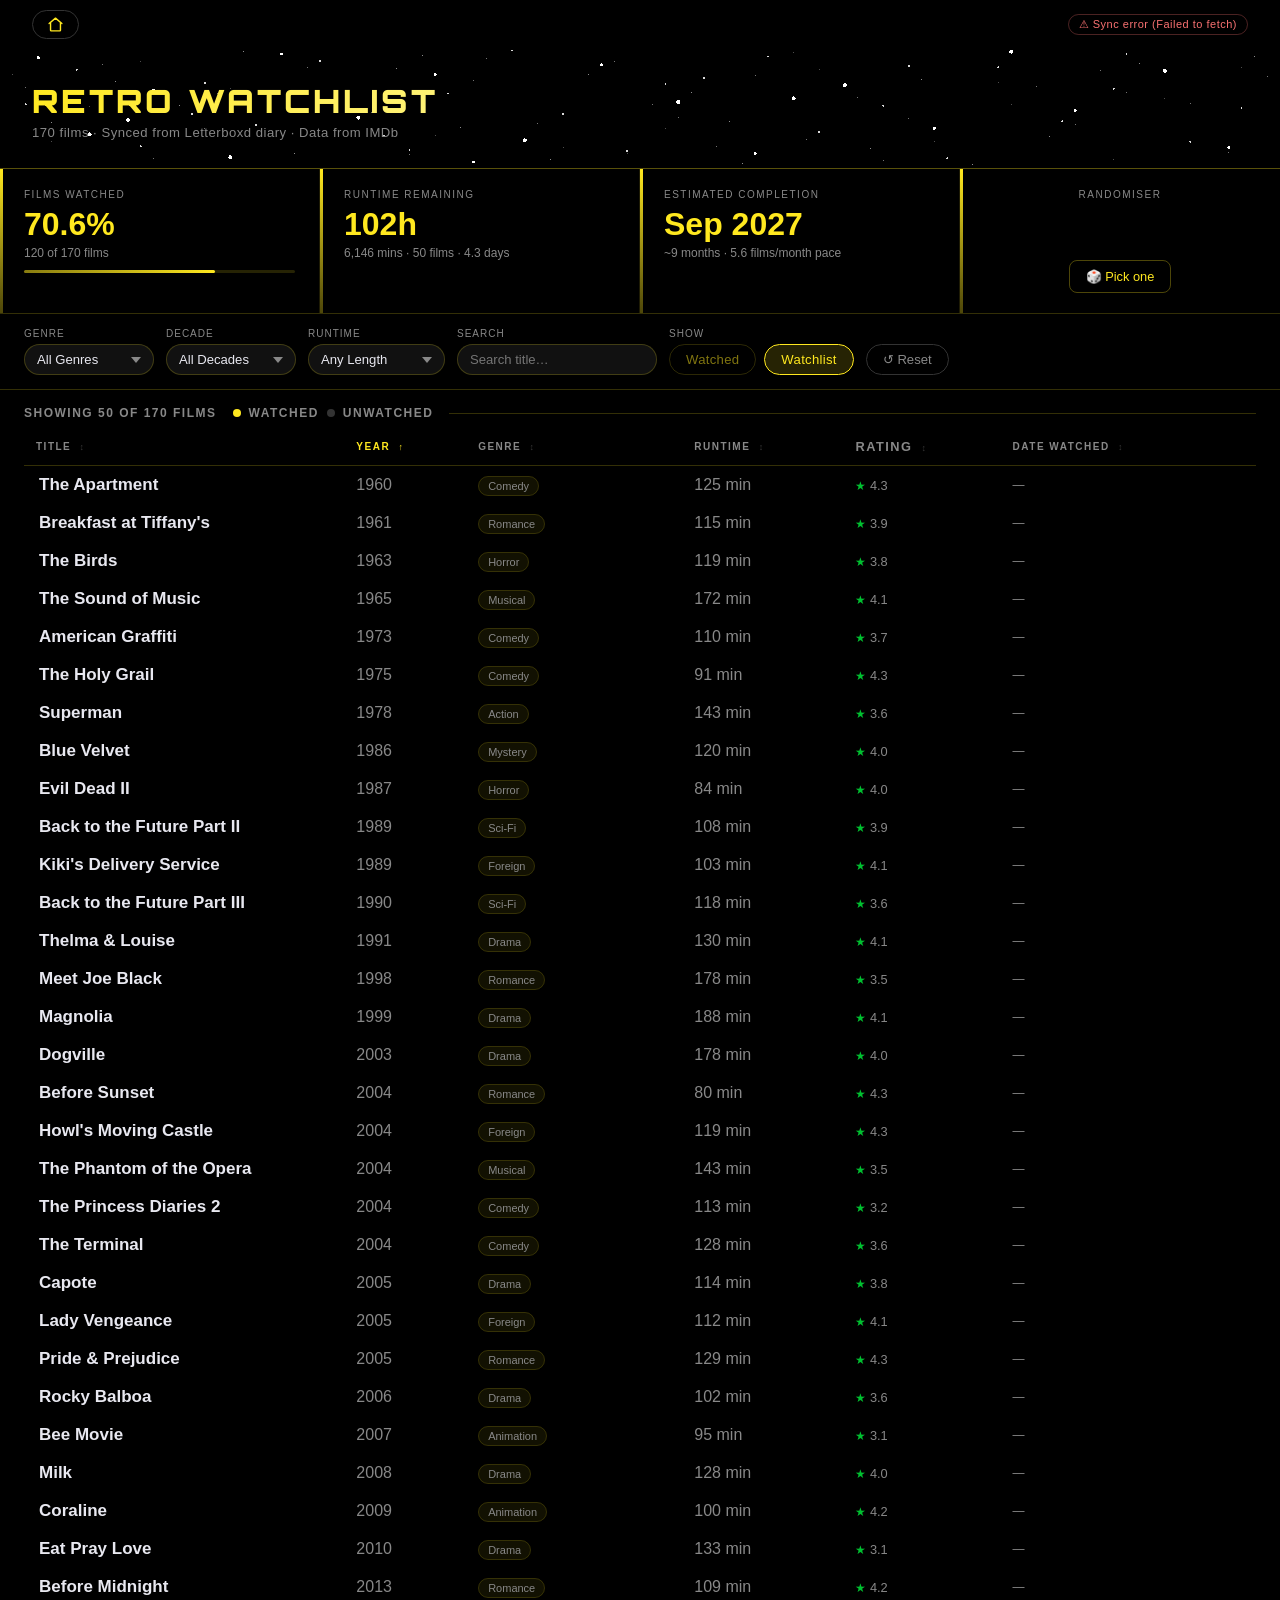
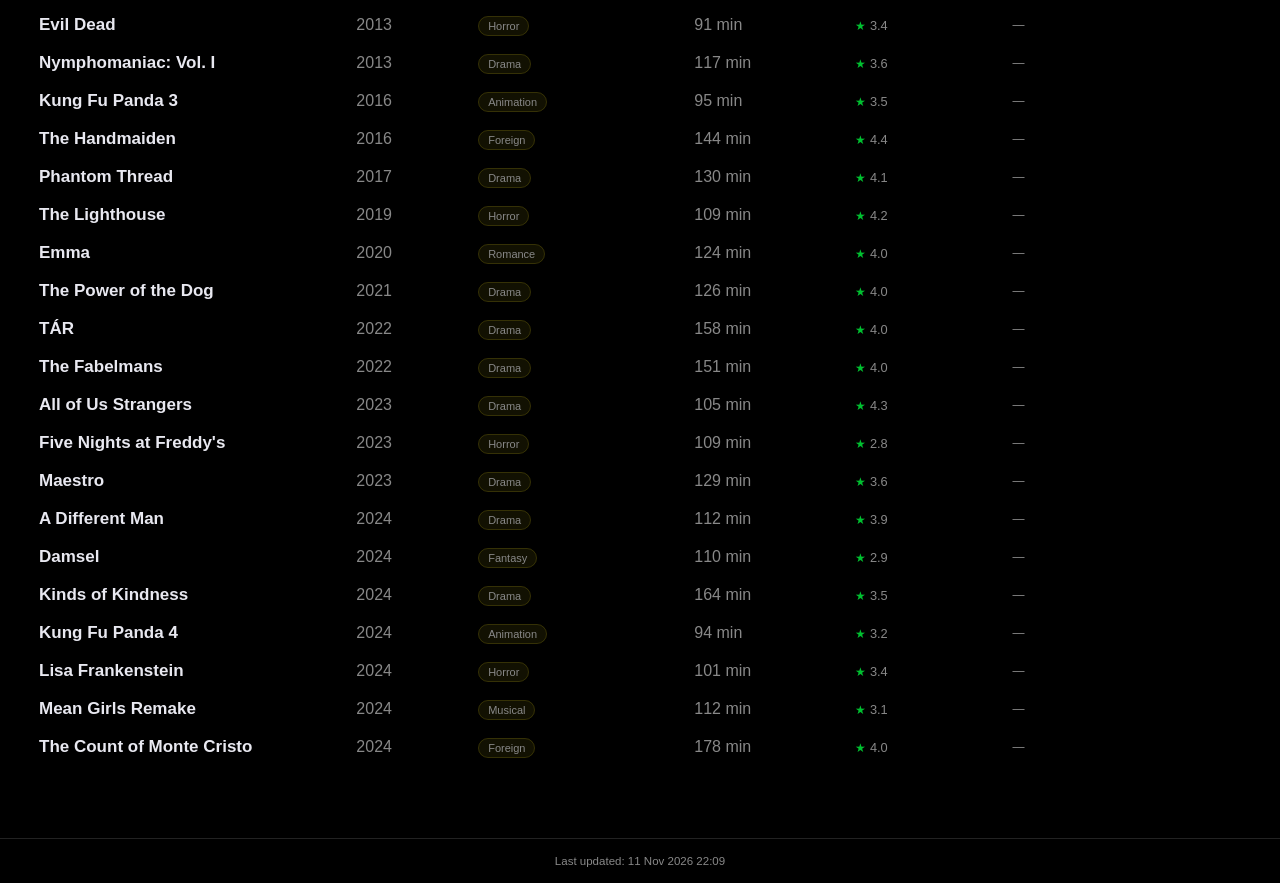
<file: retro-watchlist.html>
<!DOCTYPE html>
<html lang="en">
<head>
  <meta charset="UTF-8">
  <meta name="viewport" content="width=device-width, initial-scale=1.0">
  <link rel="manifest" href="manifest-retro.json">
  <meta name="theme-color" content="#000000">
  <meta name="apple-mobile-web-app-capable" content="yes">
  <meta name="mobile-web-app-capable" content="yes">
  <meta name="apple-mobile-web-app-status-bar-style" content="black-translucent">
  <meta name="apple-mobile-web-app-title" content="Retro">
  <link rel="apple-touch-icon" href="Images/icon-retro.png?v=2">
  <link rel="icon" type="image/png" sizes="192x192" href="Images/app-icon-192.png?v=2">
  <link rel="icon" type="image/png" sizes="180x180" href="Images/app-icon-180.png?v=2">
  <link rel="icon" type="image/png" href="Images/app-icon-192.png?v=2">
  <title>Retro Watchlist</title>
  <link rel="preconnect" href="https://fonts.googleapis.com">
  <link rel="preconnect" href="https://fonts.gstatic.com" crossorigin>
  <link href="https://fonts.googleapis.com/css2?family=Orbitron:wght@700;900&display=swap" rel="stylesheet">
  <link rel="stylesheet" href="stars.css">
  <style>
    :root {
      --bg: #000;
      --surface: #090909;
      --surface2: #111;
      --surface3: #1a1a1a;
      --border: rgba(255,232,31,0.15);
      --gold: #ffe81f;
      --gold-light: #fff7a0;
      --gold-dim: rgba(255,232,31,0.45);
      --green: #ffe81f;
      --green-bg: rgba(255,232,31,0.04);
      --green-border: rgba(255,232,31,0.18);
      --text: #e8e8f0;
      --text-muted: #888;
      --text-dim: #555;
    }
    :root { color-scheme: dark; }
    * { box-sizing: border-box; margin: 0; padding: 0; }
    html { scroll-behavior: smooth; }
    body { background: #000; color: var(--text); font-family: -apple-system, BlinkMacSystemFont, 'Segoe UI', Roboto, sans-serif; font-size: 16px; min-height: 100vh; }

    /* ── HEADER ── */
    .header {
      background: #000;
      padding: 36px 32px 28px;
      border-bottom: 1px solid rgba(255,232,31,0.35);
      position: relative;
      overflow: hidden;
    }
    .header::before {
      content: '';
      position: absolute;
      inset: 0;
      pointer-events: none;
      background-image: var(--stars-header);
    }
    .header-inner {
      position: relative;
      z-index: 1;
    }
    .header h1 {
      font-family: 'Orbitron', sans-serif;
      font-size: 2rem;
      font-weight: 900;
      letter-spacing: 3px;
      text-transform: uppercase;
      background: linear-gradient(135deg, #ffe81f 0%, #fff7a0 50%, #ffe81f 100%);
      -webkit-background-clip: text;
      -webkit-text-fill-color: transparent;
      background-clip: text;
      line-height: 1.1;
    }
    .header p { font-size: 0.82rem; color: #888; margin-top: 6px; letter-spacing: 0.5px; }

    /* ── STATS ── */
    .stats {
      display: grid; grid-template-columns: repeat(4, 1fr);
      gap: 0; background: #000;
      border-bottom: 1px solid rgba(255,232,31,0.2);
    }
    .stat-card {
      padding: 20px 24px; border-right: 1px solid rgba(255,232,31,0.12);
      position: relative; overflow: hidden;
    }
    .stat-card:last-child { border-right: none; }
    .stat-card::before {
      content: ''; position: absolute; left: 0; top: 0; bottom: 0;
      width: 3px; background: linear-gradient(180deg, #ffe81f, rgba(255,232,31,0.3));
    }
    .stat-label {
      font-size: 10px; text-transform: uppercase; letter-spacing: 1.5px;
      color: var(--text-muted); margin-bottom: 8px;
    }
    .stat-value { font-size: 32px; font-weight: 700; color: var(--gold); line-height: 1; }
    .stat-sub { font-size: 12px; color: var(--text-muted); margin-top: 6px; }
    .progress-bar { height: 3px; background: var(--border); border-radius: 2px; margin-top: 10px; }
    .progress-fill { height: 100%; background: linear-gradient(90deg, var(--gold-dim), var(--gold)); border-radius: 2px; transition: width 0.5s ease; }

    /* ── FILTERS ── */
    .filters {
      padding: 14px 24px; background: #000;
      border-bottom: 1px solid rgba(255,232,31,0.2);
      display: flex; gap: 12px; align-items: flex-end; flex-wrap: wrap;
    }
    .filter-group { display: flex; flex-direction: column; gap: 5px; }
    .filter-label { font-size: 10px; text-transform: uppercase; letter-spacing: 1px; color: var(--text-muted); }
    select, .search-input {
      background: #111; border: 1px solid rgba(255,232,31,0.2);
      color: var(--text); padding: 7px 12px; border-radius: 100px;
      font-size: 0.82rem; cursor: pointer; appearance: none;
      transition: border-color 0.2s, background 0.15s;
      font-family: inherit;
    }
    select { padding-right: 28px; background-image: url("data:image/svg+xml,%3Csvg xmlns='http://www.w3.org/2000/svg' width='10' height='6'%3E%3Cpath d='M0 0l5 6 5-6z' fill='%23888'/%3E%3C/svg%3E"); background-repeat: no-repeat; background-position: right 12px center; min-width: 130px; }
    select:focus, .search-input:focus { outline: none; border-color: var(--gold); background: #1a1a0a; }
    select:hover, .search-input:hover { border-color: rgba(255,232,31,0.4); }
    .search-input { min-width: 200px; }
    .btn-reset {
      background: transparent; border: 1px solid #333;
      color: #888; padding: 7px 16px; border-radius: 100px;
      cursor: pointer; font-size: 0.82rem; transition: all 0.15s;
      font-family: inherit;
    }
    .btn-reset:hover { border-color: var(--gold); color: var(--gold); background: rgba(255,232,31,0.05); }
    .pill-group { display: flex; gap: 8px; }
    .pill {
      background: transparent; border: 1px solid rgba(255,232,31,0.35);
      color: #ffe81f; padding: 7px 16px; border-radius: 100px;
      cursor: pointer; font-size: 0.82rem; transition: all 0.15s;
      font-family: inherit; white-space: nowrap; letter-spacing: 0.3px;
      opacity: 0.5;
    }
    .pill:hover { border-color: #ffe81f; opacity: 0.85; }
    .pill.active { background: rgba(255,232,31,0.15); border-color: #ffe81f; opacity: 1; }

    /* ── TABLE META ── */
    .table-meta {
      padding: 16px 24px 8px; font-size: 0.75rem; color: var(--text-muted);
      display: flex; align-items: center; gap: 16px;
      font-weight: 600; letter-spacing: 1.5px; text-transform: uppercase;
    }
    .table-meta::after {
      content: ''; flex: 1; height: 1px; background: rgba(255,232,31,0.2);
    }
    .legend { display: flex; align-items: center; gap: 8px; }
    .legend-dot { width: 8px; height: 8px; border-radius: 50%; }
    .legend-dot.watched { background: var(--gold); }
    .legend-dot.unwatched { background: #333; }

    /* ── TABLE ── */
    /* NOTE: any non-visible overflow here (auto OR clip) makes this wrapper the
       containing block for the sticky <thead>, so the header stops anchoring to the
       viewport — it either settles too high or scrolls away entirely, clipping the
       first row. overflow:visible is required for the sticky header to work; the wide
       table falls back to the page's own horizontal scroll on narrow viewports. */
    .table-wrap { padding: 0 24px 48px; overflow: visible; }
    table { width: 100%; border-collapse: separate; border-spacing: 0; table-layout: fixed; }
    thead th {
      background: #000; color: var(--text-muted);
      font-size: 10px; text-transform: uppercase; letter-spacing: 1.5px;
      padding: 11px 12px; text-align: left;
      border-bottom: 1px solid rgba(255,232,31,0.2);
      position: sticky; top: 48px; z-index: 10; white-space: nowrap;
      cursor: pointer; user-select: none;
      transition: color 0.15s;
    }
    thead th:hover, thead th.sorted { color: var(--gold); }
    thead th .sort-arrow { margin-left: 4px; opacity: 0.4; font-size: 9px; }
    thead th.sorted .sort-arrow { opacity: 1; color: var(--gold); }
    thead th.no-sort { cursor: default; }
    thead th.no-sort:hover { color: var(--text-muted); }

    tbody tr {
      border-bottom: 1px solid rgba(255,232,31,0.08);
      transition: background 0.12s;
    }
    tbody tr:hover { background: rgba(255,255,255,0.03); }
    tbody tr.watched-row { background: rgba(255,232,31,0.11); }
    tbody tr.watched-row:hover { background: rgba(255,232,31,0.17); }

    td { padding: 9px 12px; vertical-align: middle; }
    td.td-num, th.td-num { display: none; }
    td.td-title, th.th-title { width: 26%; min-width: 180px; }
    td.td-title { font-size: 17px; font-weight: 600;
      position: sticky; left: 0; z-index: 10;
      background: #000;
      border-left: 3px solid transparent; }
    tbody tr:hover td.td-title { background: #080808; }
    tbody tr.watched-row td.td-title { background: #1a1600; border-left-color: rgba(255,232,31,0.6); }
    tbody tr.watched-row:hover td.td-title { background: #221d00; border-left-color: rgba(255,232,31,0.8); }
    td.td-title a.lb-link { color: inherit; text-decoration: none; }
    td.td-title a.lb-link:hover { text-decoration: underline; text-decoration-color: rgba(255,232,31,0.6); text-underline-offset: 3px; }
    thead th.th-title { position: sticky; left: 0; z-index: 20;
      background: #000; }
    td.td-year, th.th-year   { width: 62px; color: var(--text-muted); font-variant-numeric: tabular-nums; }
    td.td-genre, th.th-genre { width: 110px; }
    td.td-genre span {
      background: rgba(255,232,31,0.07); padding: 3px 9px; border-radius: 100px;
      font-size: 11px; color: #888; border: 1px solid rgba(255,232,31,0.15);
      white-space: nowrap;
    }
    td.td-runtime, th.th-runtime { width: 82px; color: var(--text-muted); white-space: nowrap; font-variant-numeric: tabular-nums; }
    td.td-rating, th.th-rating   { width: 80px; white-space: nowrap; font-variant-numeric: tabular-nums; font-size: 0.8rem; cursor: default; }
    .lb-star { color: #00c030; font-size: 0.75rem; }
    td.td-rating .lb-val { color: var(--text-muted); }
    .my-stars { font-size: 0.85rem; letter-spacing: 1px; }
    .my-stars-half { font-size: 0.7em; vertical-align: middle; color: #ffe81f; opacity: 0.85; }
    td.td-date, th.th-date   { width: 130px; }

    td.td-date { color: var(--text-muted); font-size: 12px; }

    .watched-badge {
      display: inline-flex; align-items: center; gap: 4px;
      font-size: 11px; color: var(--green);
    }
    .no-results {
      text-align: center; padding: 60px 20px;
      color: var(--text-muted); font-size: 15px;
    }
    .no-results span { font-size: 32px; display: block; margin-bottom: 12px; }

    /* ── SYNC STATUS ── */
    .sync-status {
      font-size: 11px; letter-spacing: 0.5px; padding: 3px 10px;
      border-radius: 20px; border: 1px solid transparent;
    }
    .sync-loading { color: #888;  border-color: #333; }
    .sync-ok      { color: #4ade80; border-color: rgba(74,222,128,0.3); }
    .sync-error   { color: #f87171; border-color: rgba(248,113,113,0.3); }

    /* ── RESPONSIVE ── */
    @media (max-width: 800px) {
      .stats { grid-template-columns: 1fr 1fr; }
      .stat-card { border-right: none; border-bottom: 1px solid rgba(255,232,31,0.12); }
      .header, .filters, .table-wrap, .table-meta { padding-left: 16px; padding-right: 16px; }
      .filters { gap: 10px; }
      select, .search-input { min-width: 0; width: 100%; }
    }

    /* ── MOBILE TABLE — hide non-essential columns so the table fits without horizontal scroll ── */
    @media (max-width: 640px) {
      td.td-title, th.th-title {
        position: static; /* disable sticky — not needed when table fits viewport */
        width: auto; min-width: 0;
        font-size: 14px;
      }
      td.td-genre, th.th-genre,
      td.td-runtime, th.th-runtime,
      td.td-date, th.th-date { display: none; }
      td.td-year { font-size: 12px; }
      td.td-rating { font-size: 0.75rem; }
    }
  .top-bar {
    display: flex; align-items: center; justify-content: space-between;
    padding: 10px 32px;
    background: #000;
    position: sticky; top: 0; z-index: 50;
    height: 48px; box-sizing: border-box;
  }
  .back-arrow {
    display: inline-flex; align-items: center; gap: 5px;
    padding: 5px 14px; border-radius: 100px; border: 1px solid #333;
    color: #ffe81f; text-decoration: none; font-size: 0.8rem;
    transition: all 0.15s; white-space: nowrap;
  }
  .back-arrow:hover { border-color: #ffe81f; background: rgba(255,232,31,0.08); }
  </style>
</head>
<body>


<div class="top-bar">
  <a href="index.html" class="back-arrow" title="Home" aria-label="Home"><svg viewBox="0 0 24 24" width="17" height="17" fill="none" stroke="currentColor" stroke-width="2" stroke-linecap="round" stroke-linejoin="round"><path d="M3 10.5 12 3l9 7.5"/><path d="M5 9.5V20a1 1 0 0 0 1 1h12a1 1 0 0 0 1-1V9.5"/></svg></a>
  <span id="sync-status" class="sync-status"></span>
</div>

<div class="header">
  <div class="header-inner">
    <h1>Retro Watchlist</h1>
    <p>170 films · Synced from Letterboxd diary · Data from IMDb</p>
  </div>
</div>

<div class="stats">
  <div class="stat-card">
    <div class="stat-label">Films Watched</div>
    <div class="stat-value" id="stat-pct">—</div>
    <div class="stat-sub" id="stat-count">— of 170 films</div>
    <div class="progress-bar"><div class="progress-fill" id="progress-fill" style="width:0%"></div></div>
  </div>
  <div class="stat-card">
    <div class="stat-label">Runtime Remaining</div>
    <div class="stat-value" id="stat-runtime">—</div>
    <div class="stat-sub" id="stat-runtime-sub">hours of unwatched films</div>
  </div>
  <div class="stat-card">
    <div class="stat-label">Estimated Completion</div>
    <div class="stat-value" id="stat-est">—</div>
    <div class="stat-sub" id="stat-est-sub">based on your watching pace</div>
  </div>
  <div class="stat-card" style="display:flex;flex-direction:column;align-items:center;justify-content:center;gap:10px;text-align:center;">
    <div class="stat-label">Randomiser</div>
    <div id="random-result" style="font-size:0.78rem;color:var(--text-muted);min-height:32px;line-height:1.4;"></div>
    <button onclick="pickRandom()" style="padding:8px 16px;background:transparent;border:1px solid rgba(255,232,31,0.3);border-radius:8px;color:#ffe81f;font-size:0.8rem;cursor:pointer;transition:all 0.2s;" onmouseover="this.style.background='rgba(255,232,31,0.1)'" onmouseout="this.style.background='transparent'">🎲 Pick one</button>
  </div>
</div>

<div class="filters">
  <div class="filter-group">
    <span class="filter-label">Genre</span>
    <select id="filter-genre" onchange="applyFilters()"><option value="">All Genres</option></select>
  </div>
  <div class="filter-group">
    <span class="filter-label">Decade</span>
    <select id="filter-decade" onchange="applyFilters()"><option value="">All Decades</option></select>
  </div>
  <div class="filter-group">
    <span class="filter-label">Runtime</span>
    <select id="filter-runtime" onchange="applyFilters()">
      <option value="">Any Length</option>
      <option value="r100">Under 100 mins</option>
      <option value="r120">Under 2 hours</option>
      <option value="r150">Under 2.5 hours</option>
      <option value="r150plus">Over 2.5 hours</option>
    </select>
  </div>
  <select id="filter-status" style="display:none">
    <option value="">All Films</option>
    <option value="unwatched">Unwatched</option>
    <option value="watched">Watched</option>
    <option value="__none__">None</option>
  </select>
  <div class="filter-group">
    <span class="filter-label">Search</span>
    <input type="text" class="search-input" id="filter-search" placeholder="Search title…" oninput="applyFilters()">
  </div>
  <div class="filter-group">
    <span class="filter-label">Show</span>
    <div class="pill-group">
      <button id="pill-watched" class="pill" onclick="togglePill('watched')">Watched</button>
      <button id="pill-watchlist" class="pill active" onclick="togglePill('watchlist')">Watchlist</button>
    </div>
  </div>
  <button class="btn-reset" onclick="resetFilters()">↺ Reset</button>
</div>

<div class="table-meta">
  <span id="table-meta-text">Showing all 170 films</span>
  <div class="legend">
    <div class="legend-dot watched"></div><span>Watched</span>
    <div class="legend-dot unwatched"></div><span>Unwatched</span>
  </div>
</div>

<div class="table-wrap">
  <table id="films-table">
    <thead>
      <tr>
        <th class="no-sort td-num">#</th>
        <th class="th-title" onclick="sortBy('title')">Title <span class="sort-arrow" id="sort-title">↕</span></th>
        <th class="th-year" onclick="sortBy('year')">Year <span class="sort-arrow" id="sort-year">↕</span></th>
        <th class="th-genre" onclick="sortBy('genre')">Genre <span class="sort-arrow" id="sort-genre">↕</span></th>
        <th class="th-runtime" onclick="sortBy('runtime')">Runtime <span class="sort-arrow" id="sort-runtime">↕</span></th>
        <th class="th-rating" onclick="sortBy('lbRating')">Rating <span class="sort-arrow" id="sort-lbRating">↕</span></th>
        <th class="th-date no-sort" id="th-date">Date Watched <span class="sort-arrow" id="sort-date">↕</span></th>
      </tr>
    </thead>
    <tbody id="films-tbody"></tbody>
  </table>
  <div class="no-results" id="no-results" style="display:none;">
    <span>🎞️</span>No films match your filters.
  </div>
</div>

<script src="retro-data.js"></script>
<script>
// Film data lives in retro-data.js (single source of truth — edit that file, not this HTML)
const FILMS = RETRO_FILMS, LETTERBOXD = RETRO_LETTERBOXD, MY_RATINGS = RETRO_RATINGS;

// ── STATE ──────────────────────────────────────────────────
let watchedData = {};  // id (number) -> date string
let currentSort = { col: 'year', dir: 1 };
let displayOrder = [...FILMS].sort((a, b) => a.year - b.year || a.title.localeCompare(b.title));
let syncPending  = false;

// Convert a 0.5–5 rating to ⭐ emoji string
function starsHtml(rating) {
  if (!rating) return '';
  const full = Math.floor(rating);
  const half = (rating % 1) >= 0.5;
  const stars = '⭐'.repeat(full) + (half ? '<span class="my-stars-half">½</span>' : '');
  return `<span class="my-stars" title="${rating} stars">${stars}</span>`;
}

// ── JSONBIN SYNC ───────────────────────────────────────────
const GIST_ID   = '5411ac8d12fdc31aa3fa73e4d66f6377';
const GIST_KEY  = (()=>{let t=localStorage.getItem('gistToken')||'';if(location.hash==='#token'){const v=prompt('Paste GitHub gist token (stored only in this browser):',t);if(v!==null){t=v.trim();localStorage.setItem('gistToken',t);}history.replaceState(null,'',location.pathname+location.search);}return t;})();
window.addEventListener('hashchange',()=>{if(location.hash==='#token'){const v=prompt('Paste GitHub gist token (stored only in this browser):',localStorage.getItem('gistToken')||'');history.replaceState(null,'',location.pathname+location.search);if(v!==null){localStorage.setItem('gistToken',v.trim());location.reload();}}});
document.addEventListener('click',e=>{if(e.target.closest('#sync-status')&&!localStorage.getItem('gistToken')){const v=prompt('Paste GitHub gist token (stored only in this browser):','');if(v!==null&&v.trim()){localStorage.setItem('gistToken',v.trim());location.reload();}}});
const GIST_URL  = `https://api.github.com/gists/${GIST_ID}`;
const GIST_FILE = 'watchlist.json';
const HEADERS   = { 'Content-Type': 'application/json', 'Accept': 'application/vnd.github.v3+json', ...(GIST_KEY ? { 'Authorization': `token ${GIST_KEY}` } : {}) };

function setSyncStatus(state, detail) {
  const el = document.getElementById('sync-status');
  if (!el) return;
  const map = {
    loading: '⟳ Syncing…',
    ok:      '✓ Synced',
    error:   '⚠ Sync error',
  };
  el.textContent = (map[state] || '') + (detail ? ' (' + detail + ')' : '');
  el.className = 'sync-status sync-' + state;
}

function getLocalData() {
  // Returns valid watched data from localStorage, or falls back to Letterboxd defaults.
  // Validates that entries have positive integer keys + date string values
  // (guards against corrupted data like {"NaN":{}} from earlier bug)
  try {
    const saved = localStorage.getItem('jpWatchlist_v2');
    if (saved) {
      const parsed = JSON.parse(saved);
      const valid = Object.keys(parsed).filter(k => {
        const n = Number(k);
        return Number.isInteger(n) && n > 0 && typeof parsed[k] === 'string';
      });
      if (valid.length > 0) {
        const result = {};
        valid.forEach(k => { result[Number(k)] = parsed[k]; });
        return result;
      }
    }
  } catch(_) {}
  // Clear any bad localStorage and use Letterboxd defaults
  localStorage.removeItem('jpWatchlist_v2');
  return {...LETTERBOXD};
}

// Full bin cached in memory — lets us merge watchlist data without wiping
// lineup data (lineup_france / lineup_liverpool live in the same bin)
let binCache  = null;
let syncDirty = false;

async function loadFromCloud() {
  setSyncStatus('loading');
  try {
    // cache: 'no-store' prevents the browser returning a stale cached response
    // after a PUT (which would undo recent unticks on refresh)
    const r = await fetch(GIST_URL, { headers: HEADERS, cache: 'no-store' });
    if (!r.ok) throw new Error(r.status);
    const j = await r.json();
    binCache = JSON.parse(j.files[GIST_FILE]?.content || '{}');

    const allKeys      = Object.keys(binCache);
    const cloudEntries = allKeys.filter(k => !isNaN(Number(k)) && typeof binCache[k] === 'string');

    if (cloudEntries.length > 0) {
      // Cloud has watched films — use them as source of truth
      watchedData = {};
      cloudEntries.forEach(k => { watchedData[Number(k)] = binCache[k]; });
      localStorage.setItem('jpWatchlist_v2', JSON.stringify(watchedData));
      setSyncStatus('ok');
    } else {
      // No watched films in cloud — fall back to localStorage.
      // The Gist may contain non-numeric keys from other pages (lineup, showLog etc.)
      // so we can't treat their presence as "user intentionally cleared everything".
      watchedData = getLocalData();
      const merged = {};
      Object.assign(merged, watchedData);
      await fetch(GIST_URL, { method: 'PATCH', headers: HEADERS, body: JSON.stringify({ files: { [GIST_FILE]: { content: JSON.stringify(merged) } } }) });
      binCache = merged;
      setSyncStatus('ok');
    }
  } catch(e) {
    // Offline — fall back to localStorage or Letterboxd defaults
    watchedData = getLocalData();
    setSyncStatus('error', e.message);
  }
}

async function saveToCloud() {
  // Always save to localStorage immediately — never lose data on exit
  localStorage.setItem('jpWatchlist_v2', JSON.stringify(watchedData));
  syncDirty = true;
  setSyncStatus('loading');
  try {
    // If binCache is null (load failed), fetch before PUT to preserve lineup keys
    if (!binCache) {
      const gr = await fetch(GIST_URL, { headers: HEADERS, cache: 'no-store' });
      binCache = gr.ok ? JSON.parse((await gr.json()).files[GIST_FILE]?.content || '{}') : {};
    }
    // Build merged bin: non-watchlist keys from binCache (lineup_* etc.) + watchedData
    // Cannot use Object.assign(binCache, watchedData) — it can't express deletions,
    // so unticked films would survive in binCache and reappear on next load.
    const merged = {};
    Object.keys(binCache).forEach(k => { if (isNaN(Number(k))) merged[k] = binCache[k]; });
    Object.assign(merged, watchedData);
    const r = await fetch(GIST_URL, { method: 'PATCH', headers: HEADERS, body: JSON.stringify({ files: { [GIST_FILE]: { content: JSON.stringify(merged) } } }) });
    if (!r.ok) throw new Error(r.status);
    binCache = merged;
    syncDirty = false;
    setSyncStatus('ok');
  } catch(e) {
    setSyncStatus('error', e.message);
  }
}

// Force sync when page is hidden (tab switch, home button, app switch on mobile)
// Uses fetch keepalive — completes after page closes AND supports auth headers
// (sendBeacon can't set X-Master-Key so JSONBin would reject it with 401)
document.addEventListener('visibilitychange', () => {
  if (document.visibilityState === 'hidden' && syncDirty) {
    const payload = {};
    if (binCache) Object.keys(binCache).forEach(k => { if (isNaN(Number(k))) payload[k] = binCache[k]; });
    Object.assign(payload, watchedData);
    fetch(GIST_URL, { method: 'PATCH', headers: HEADERS, body: JSON.stringify({ files: { [GIST_FILE]: { content: JSON.stringify(payload) } } }), keepalive: true }).catch(() => {});
  }
});

// ── INIT ──────────────────────────────────────────────────
async function init() {
  // default view: watchlist on, watched off
  showWatched = false; showWatchlist = true;
  document.getElementById('filter-status').value = 'unwatched';
  // Show year column as active sort on load
  const yearArrow = document.getElementById('sort-year');
  if (yearArrow) { yearArrow.textContent = '↑'; yearArrow.closest('th').classList.add('sorted'); }
  await loadFromCloud();
  updateFilterOptions();
  renderTable();
  updateStats();
}

function save() {
  saveToCloud();
}

// ── FILTERS ───────────────────────────────────────────────

// All possible genre / decade values (fixed at load time)
const ALL_GENRES  = [...new Set(FILMS.map(f => f.genre))].sort();
const ALL_DECADES = [...new Set(FILMS.map(f => f.decade))].sort();
const RUNTIME_OPTS = [
  { value: 'r100',     label: 'Under 100 mins'  },
  { value: 'r120',     label: 'Under 2 hours'   },
  { value: 'r150',     label: 'Under 2.5 hours' },
  { value: 'r150plus', label: 'Over 2.5 hours'  },
];

// Core filter engine — pass overrides to temporarily ignore a specific filter
// e.g. filterFilms({ genre: '' }) applies all filters except genre
function filterFilms({ genre, decade, runtime, status, search } = {}) {
  const g = genre   !== undefined ? genre   : document.getElementById('filter-genre').value;
  const d = decade  !== undefined ? decade  : document.getElementById('filter-decade').value;
  const r = runtime !== undefined ? runtime : document.getElementById('filter-runtime').value;
  const s = status  !== undefined ? status  : document.getElementById('filter-status').value;
  const q = search  !== undefined ? search  : document.getElementById('filter-search').value.toLowerCase().trim();
  return displayOrder.filter(f => {
    if (g && f.genre  !== g)  return false;
    if (d && f.decade !== d)  return false;
    if (r === 'r100'     && f.runtime >= 100) return false;
    if (r === 'r120'     && f.runtime >= 120) return false;
    if (r === 'r150'     && f.runtime >= 150) return false;
    if (r === 'r150plus' && f.runtime <  150) return false;
    if (s === '__none__') return false;
    if (s === 'watched'   && !watchedData[f.id]) return false;
    if (s === 'unwatched' &&  watchedData[f.id]) return false;
    if (q && !f.title.toLowerCase().includes(q)) return false;
    return true;
  });
}

function getFiltered() { return filterFilms(); }

// Rebuild each dropdown to only show options with at least one matching result
// given all the OTHER currently active filters.
function updateFilterOptions() {
  // For each filter, apply all OTHER filters to get the candidate pool
  const forGenre   = filterFilms({ genre: '' });
  const forDecade  = filterFilms({ decade: '' });
  const forRuntime = filterFilms({ runtime: '' });

  const validGenres  = new Set(forGenre.map(f => f.genre));
  const validDecades = new Set(forDecade.map(f => f.decade));

  const validRuntimes = new Set();
  forRuntime.forEach(f => {
    if (f.runtime < 100)  validRuntimes.add('r100');
    if (f.runtime < 120)  validRuntimes.add('r120');
    if (f.runtime < 150)  validRuntimes.add('r150');
    if (f.runtime >= 150) validRuntimes.add('r150plus');
  });

  // Genre dropdown
  const gSel = document.getElementById('filter-genre');
  const curGenre = gSel.value;
  gSel.innerHTML = '<option value="">All Genres</option>';
  ALL_GENRES.forEach(g => {
    if (!validGenres.has(g)) return;
    const o = document.createElement('option');
    o.value = g; o.textContent = g;
    if (g === curGenre) o.selected = true;
    gSel.appendChild(o);
  });
  if (curGenre && !validGenres.has(curGenre)) gSel.value = '';

  // Decade dropdown
  const dSel = document.getElementById('filter-decade');
  const curDecade = dSel.value;
  dSel.innerHTML = '<option value="">All Decades</option>';
  ALL_DECADES.forEach(d => {
    if (!validDecades.has(d)) return;
    const o = document.createElement('option');
    o.value = d; o.textContent = d;
    if (d === curDecade) o.selected = true;
    dSel.appendChild(o);
  });
  if (curDecade && !validDecades.has(curDecade)) dSel.value = '';

  // Runtime dropdown
  const rSel = document.getElementById('filter-runtime');
  const curRuntime = rSel.value;
  rSel.innerHTML = '<option value="">Any Length</option>';
  RUNTIME_OPTS.forEach(({ value, label }) => {
    if (!validRuntimes.has(value)) return;
    const o = document.createElement('option');
    o.value = value; o.textContent = label;
    if (value === curRuntime) o.selected = true;
    rSel.appendChild(o);
  });
  if (curRuntime && !validRuntimes.has(curRuntime)) rSel.value = '';
}

function populateFilters() { updateFilterOptions(); }

function applyFilters() { updateFilterOptions(); renderTable(); updateStats(); }

function pickRandom() {
  // Use current filters, but always exclude already-watched films
  const pool = getFiltered().filter(f => !watchedData[f.id]);
  if (!pool.length) {
    document.getElementById('random-result').innerHTML = '<em style="color:var(--text-muted)">None in current filters!</em>';
    return;
  }
  const f = pool[Math.floor(Math.random() * pool.length)];
  document.getElementById('random-result').innerHTML =
    `<strong style="color:var(--text);font-size:0.85rem;">${f.title}</strong><br>
     <span style="color:var(--text-dim)">${f.year} · ${f.genre} · ${f.runtime} min</span>`;
}

// Two independent pills: Watched + Watchlist (unwatched).
// both on → all films · watched only → 'watched' · watchlist only → 'unwatched' · both off → none
let showWatched = false, showWatchlist = true;

function togglePill(which) {
  if (which === 'watched') showWatched = !showWatched;
  else                     showWatchlist = !showWatchlist;
  syncPillFilter();
}

function syncPillFilter() {
  document.getElementById('pill-watched').classList.toggle('active', showWatched);
  document.getElementById('pill-watchlist').classList.toggle('active', showWatchlist);
  const sel = document.getElementById('filter-status');
  if (showWatched && showWatchlist) sel.value = '';
  else if (showWatched)             sel.value = 'watched';
  else if (showWatchlist)           sel.value = 'unwatched';
  else                              sel.value = '__none__';
  updateFilterOptions(); renderTable();
}

function resetFilters() {
  ['filter-genre','filter-decade','filter-runtime'].forEach(id => document.getElementById(id).value = '');
  document.getElementById('filter-search').value = '';
  showWatched = false; showWatchlist = true;
  syncPillFilter();
}

// ── SORT ──────────────────────────────────────────────────
function sortBy(col) {
  if (currentSort.col === col) currentSort.dir *= -1;
  else { currentSort.col = col; currentSort.dir = 1; }

  displayOrder.sort((a, b) => {
    let av, bv;
    if (col === 'date') {
      av = watchedData[a.id] || 'z'; // unwatched sorts to end
      bv = watchedData[b.id] || 'z';
    } else if (col === 'title') {
      av = a.title.toLowerCase().replace(/^(the |a |an )/,'');
      bv = b.title.toLowerCase().replace(/^(the |a |an )/,'');
    } else if (col === 'genre') {
      av = a.genre; bv = b.genre;
    } else {
      av = a[col]; bv = b[col];
    }
    if (av < bv) return -1 * currentSort.dir;
    if (av > bv) return  1 * currentSort.dir;
    return 0;
  });

  // Update header indicators
  ['title','year','genre','runtime','lbRating','date'].forEach(c => {
    const el = document.getElementById('sort-' + c);
    if (el) el.textContent = '↕';
    const th = el && el.closest('th');
    if (th) th.classList.remove('sorted');
  });
  const activeEl = document.getElementById('sort-' + col);
  if (activeEl) {
    activeEl.textContent = currentSort.dir === 1 ? '↑' : '↓';
    const th = activeEl.closest('th');
    if (th) { th.classList.add('sorted'); th.classList.remove('no-sort'); }
  }

  renderTable();
}

// ── RENDER ────────────────────────────────────────────────
function renderTable() {
  const films  = getFiltered();
  const tbody  = document.getElementById('films-tbody');
  const noRes  = document.getElementById('no-results');
  const meta   = document.getElementById('table-meta-text');

  if (!films.length) {
    tbody.innerHTML = '';
    noRes.style.display = 'block';
    meta.textContent = 'No films match your filters';
    return;
  }
  noRes.style.display = 'none';
  meta.textContent = films.length === FILMS.length
    ? `Showing all ${FILMS.length} films`
    : `Showing ${films.length} of ${FILMS.length} films`;

  tbody.innerHTML = films.map((f, i) => {
    const watched = !!watchedData[f.id];
    const date    = watchedData[f.id] || '';
    return `<tr class="${watched ? 'watched-row' : ''}">
      <td class="td-num">${i + 1}</td>
      <td class="td-title"><a class="lb-link" href="https://letterboxd.com/film/${f.lbSlug || ''}/" target="_blank" rel="noopener">${esc(f.title)}</a></td>
      <td class="td-year">${f.year}</td>
      <td class="td-genre"><span>${f.genre}</span></td>
      <td class="td-runtime">${f.runtime} min</td>
      <td class="td-rating">
        ${watched
          ? (MY_RATINGS[f.id] ? starsHtml(MY_RATINGS[f.id]) : '—')
          : (f.lbRating != null ? `<span class="lb-star">★</span><span class="lb-val"> ${f.lbRating.toFixed(1)}</span>` : '—')
        }
      </td>
      <td class="td-date">${formatDate(date) || '—'}</td>
    </tr>`;
  }).join('');
}

// Format an ISO date string (YYYY-MM-DD) as UK format: "18 Jul 2026".
// Parses parts manually to avoid timezone day-shifting.
function formatDate(s) {
  if (!s) return '';
  const m = /^(\d{4})-(\d{2})-(\d{2})/.exec(s);
  if (!m) return s;
  const d = new Date(Number(m[1]), Number(m[2]) - 1, Number(m[3]));
  return d.toLocaleDateString('en-GB', { day: 'numeric', month: 'short', year: 'numeric' });
}

function esc(s) {
  return s.replace(/&/g,'&amp;').replace(/</g,'&lt;').replace(/>/g,'&gt;').replace(/"/g,'&quot;');
}


// ── STATS ─────────────────────────────────────────────────
function updateStats() {
  // Respect the active category filters (genre/decade/runtime/search) but IGNORE
  // the Watched/Watchlist pills — otherwise the denominator would collapse.
  const pool         = filterFilms({ status: '' });
  const total        = pool.length;
  const watchedCount = pool.filter(f => watchedData[f.id]).length;
  const pct          = total ? (watchedCount / total * 100).toFixed(1) : '0.0';

  // Describe the filtered subset, e.g. "Drama" or "1980s Comedy"
  const gVal   = document.getElementById('filter-genre').value;
  const dVal   = document.getElementById('filter-decade').value;
  const label  = [dVal, gVal].filter(Boolean).join(' ');
  const noun   = label ? `${label} films` : 'films';

  document.getElementById('stat-pct').textContent        = pct + '%';
  document.getElementById('stat-count').textContent      = `${watchedCount} of ${total} ${noun}`;
  document.getElementById('progress-fill').style.width   = pct + '%';

  // Runtime remaining (within the filtered pool)
  const unwatched    = pool.filter(f => !watchedData[f.id]);
  const remMins      = unwatched.reduce((s, f) => s + f.runtime, 0);
  const remHours     = Math.round(remMins / 60);
  const remDays      = (remMins / 60 / 24).toFixed(1);
  document.getElementById('stat-runtime').textContent    = remHours.toLocaleString() + 'h';
  document.getElementById('stat-runtime-sub').textContent = `${remMins.toLocaleString()} mins · ${unwatched.length} films · ${remDays} days`;

  // Completion estimate: rate based on first watch date to today (within the pool)
  document.getElementById('stat-est').textContent     = '—';
  document.getElementById('stat-est-sub').textContent = 'based on your watching pace';

  const datedEntries = pool
    .filter(f => watchedData[f.id])
    .map(f => new Date(watchedData[f.id]))
    .filter(d => !isNaN(d))
    .sort((a,b) => a - b);

  if (datedEntries.length >= 2) {
    const firstDate   = datedEntries[0];
    const today       = new Date();
    const daysElapsed = Math.max(1, (today - firstDate) / 864e5);
    const rate        = datedEntries.length / daysElapsed; // films/day
    const remaining   = total - watchedCount;

    if (rate > 0 && remaining > 0) {
      const daysLeft   = Math.round(remaining / rate);
      const estDate    = new Date(today.getTime() + daysLeft * 864e5);
      const months     = ['Jan','Feb','Mar','Apr','May','Jun','Jul','Aug','Sep','Oct','Nov','Dec'];
      const ratePerMo  = (rate * 30.4).toFixed(1);
      document.getElementById('stat-est').textContent    = `${months[estDate.getMonth()]} ${estDate.getFullYear()}`;
      document.getElementById('stat-est-sub').textContent = `~${Math.round(daysLeft/30)} months · ${ratePerMo} films/month pace`;
    } else if (remaining === 0) {
      document.getElementById('stat-est').textContent    = 'Complete! 🎬';
      document.getElementById('stat-est-sub').textContent = `All ${total} ${noun} watched`;
    }
  }
}

// ── GO ────────────────────────────────────────────────────
init();

// Sticky title column handled via CSS position:sticky (supported on all modern browsers)
</script>
<footer style="text-align:center;padding:16px;font-size:0.72rem;color:#888;border-top:1px solid #222;margin-top:24px;">Last updated: 11 Nov 2026 22:09</footer>
  <script>
    if ('serviceWorker' in navigator) {
      window.addEventListener('load', function () {
        navigator.serviceWorker.register('sw.js').catch(function () {});
      });
    }
  </script>
</body>
</html>
</file>
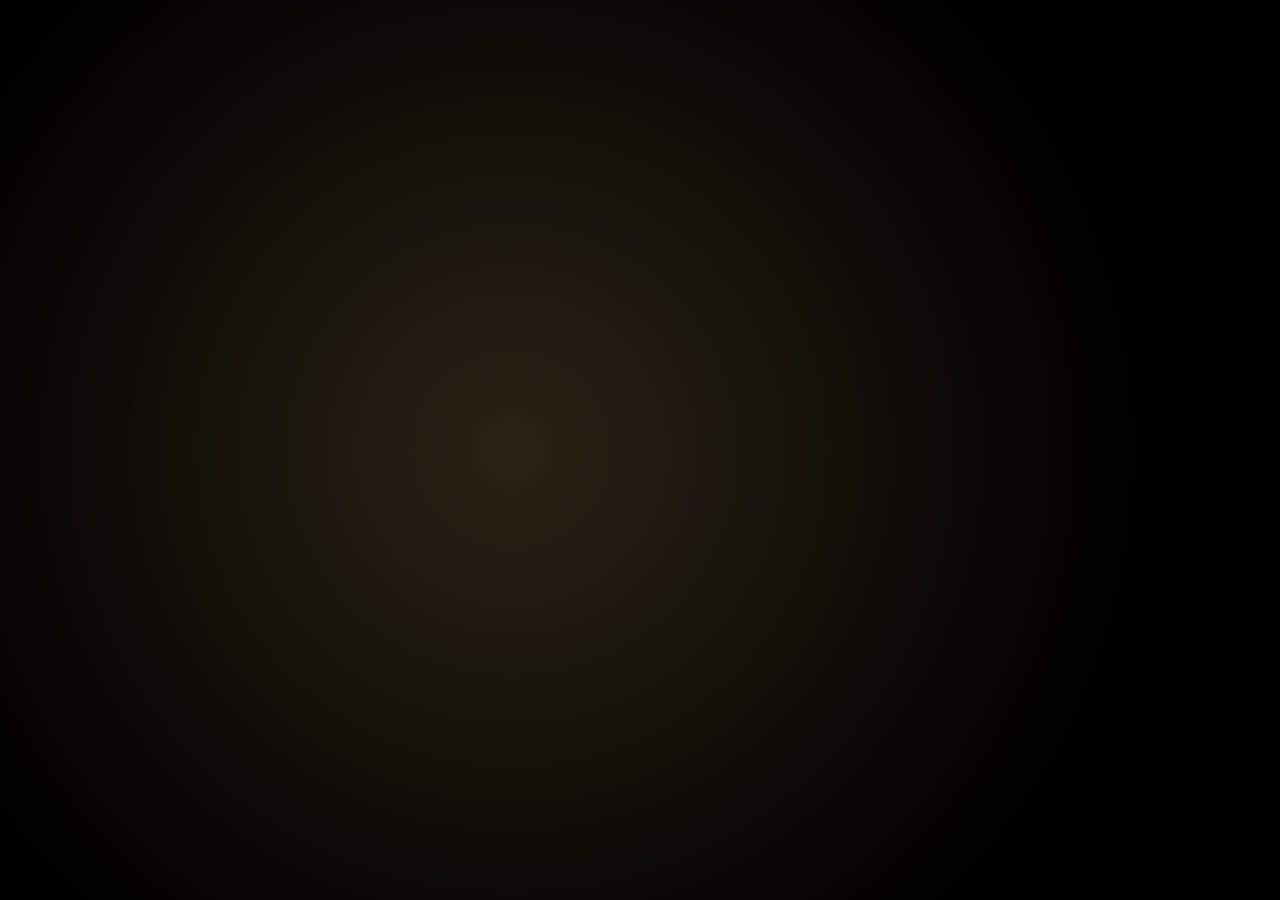
<file: poster-display/index.backup-before-games-27oct.html>
<!doctype html>
<html lang="en">
<head>
<meta charset="utf-8">
<meta name="viewport" content="width=device-width, initial-scale=1">
<title>Poster Display</title>
<style>
  @font-face { font-family: "Bebas Neue"; src: url("fonts/bebas-neue-latin-400-normal.woff2") format("woff2"); font-weight: 400; }
  @font-face { font-family: "Righteous"; src: url("fonts/righteous-latin-400-normal.woff2") format("woff2"); font-weight: 400; }
  @font-face { font-family: "Inter"; src: url("fonts/inter-latin-400-normal.woff2") format("woff2"); font-weight: 400; }
  @font-face { font-family: "Inter"; src: url("fonts/inter-latin-500-normal.woff2") format("woff2"); font-weight: 500; }
  @font-face { font-family: "Inter"; src: url("fonts/inter-latin-600-normal.woff2") format("woff2"); font-weight: 600; }
  :root {
    --sw: 1vw;   /* 1% of the poster screen's width  */
    --sh: 1vh;   /* 1% of the poster screen's height */
    --bg: #000;
    --gold: #f6c453;
    --gold-deep: #b8862b;
    --gold-glow: rgba(246, 196, 83, 0.6);
    --velvet: #3b0a0f;
    --velvet-deep: #1a0306;
    --ink: #f7f2e7;
    --muted: rgba(247, 242, 231, 0.68);
    --glass: rgba(12, 10, 8, 0.72);
    --fade: 1.5s;
  }
  * { box-sizing: border-box; margin: 0; padding: 0; }
  html, body { width: 100%; height: 100%; background: var(--bg); overflow: hidden; cursor: none; }
  body { font-family: "Inter", system-ui, sans-serif; color: var(--ink); }

  /* ---------- Poster layers ---------- */
  .layer { position: absolute; inset: 0; opacity: 0; transition: opacity var(--fade) ease; will-change: opacity; }
  .layer.show { opacity: 1; }
  .layer .bg { position: absolute; left: -6%; top: -6%; width: 112%; height: 112%; display: block; }
  .layer .poster { position: absolute; inset: 0; width: 100%; height: 100%; object-fit: contain; }
  /* While a film is on, the poster stays full size and drifts very slowly */
  .playing-mode .layer.show .poster { animation: drift 60s ease-in-out infinite alternate; }
  @keyframes drift { from { transform: scale(1); } to { transform: scale(1.03); } }

  /* ---------- Now playing overlay: frosted glass ---------- */
  #np { position: absolute; inset: 0; pointer-events: none; opacity: 0; transition: opacity 1.2s ease; }
  #np.show { opacity: 1; }

  .glass {
    position: absolute; z-index: 2; overflow: hidden;
    background: linear-gradient(135deg, rgba(255,255,255,0.28), rgba(255,255,255,0.08) 55%, rgba(255,255,255,0.14));
    border: 1px solid rgba(255,255,255,0.42);
    backdrop-filter: blur(22px) saturate(1.7) brightness(1.08);
    -webkit-backdrop-filter: blur(22px) saturate(1.7) brightness(1.08);
    box-shadow: inset 0 1px 0 rgba(255,255,255,0.55), inset 0 -1px 0 rgba(255,255,255,0.12), 0 calc(2 * var(--sw)) calc(6 * var(--sw)) rgba(0,0,0,0.35);
  }
  .glass::after { content: ""; position: absolute; left: 0; right: 0; top: 0; height: 50%; background: linear-gradient(to bottom, rgba(255,255,255,0.22), transparent); pointer-events: none; }
  .glass > * { position: relative; z-index: 1; }
  .soft { text-shadow: 0 calc(0.3 * var(--sw)) calc(1.2 * var(--sw)) rgba(0,0,0,0.45); }

  /* Big "Now Playing" banner */
  .np-banner { top: calc(4.5 * var(--sw)); left: calc(6 * var(--sw)); right: calc(6 * var(--sw)); border-radius: 999px; padding: calc(3.8 * var(--sw)) calc(5 * var(--sw)); display: flex; align-items: center; justify-content: center; gap: calc(3.4 * var(--sw)); }
  .np-dot { width: calc(3.4 * var(--sw)); height: calc(3.4 * var(--sw)); border-radius: 50%; background: #ff3b3b; flex: none; animation: livepulse 2s infinite; }
  @keyframes livepulse { 0% { box-shadow: 0 0 0 0 rgba(255,59,59,0.6); } 70% { box-shadow: 0 0 0 calc(3 * var(--sw)) rgba(255,59,59,0); } 100% { box-shadow: 0 0 0 0 rgba(255,59,59,0); } }
  .np-label { font-family: "Righteous", sans-serif; font-size: calc(7.6 * var(--sw)); letter-spacing: 0.08em; text-transform: uppercase; line-height: 1; white-space: nowrap; }
  .paused .np-dot { animation: none; background: #fff; opacity: 0.75; border-radius: calc(0.6 * var(--sw)); width: calc(3 * var(--sw)); height: calc(3 * var(--sw)); }

  /* Info card */
  .np-card { left: calc(6 * var(--sw)); right: calc(6 * var(--sw)); bottom: calc(5 * var(--sw)); padding: calc(5.5 * var(--sw)) calc(6.5 * var(--sw)) calc(6 * var(--sw)); border-radius: calc(4.5 * var(--sw)); }
  .np-title { font-family: "Righteous", sans-serif; font-size: calc(9 * var(--sw)); line-height: 1.02; letter-spacing: 0.01em; }
  .np-episode { margin-top: calc(1.2 * var(--sw)); font-size: calc(3 * var(--sw)); font-weight: 600; }
  .np-meta { margin-top: calc(2 * var(--sw)); font-size: calc(2.7 * var(--sw)); color: rgba(255,255,255,0.85); line-height: 1.4; }
  .np-row { display: flex; align-items: center; gap: calc(3 * var(--sw)); margin-top: calc(5 * var(--sw)); font-size: calc(2.5 * var(--sw)); color: rgba(255,255,255,0.85); font-variant-numeric: tabular-nums; }
  .bar { flex: 1; position: relative; height: calc(0.8 * var(--sw)); border-radius: calc(1 * var(--sw)); background: rgba(255,255,255,0.28); overflow: hidden; }
  .bar i { position: absolute; left: 0; top: 0; bottom: 0; width: 0%; border-radius: calc(1 * var(--sw)); background: #fff; transition: width 1s linear; }
  .np-ends { margin-top: calc(2.4 * var(--sw)); font-size: calc(2.5 * var(--sw)); color: rgba(255,255,255,0.85); }
  .np-ends b { color: #fff; font-weight: 600; }
  .hide { display: none !important; }

  /* Fallback card if there's no image at all */
  .card {
    position: absolute; inset: 0; display: flex; align-items: center; justify-content: center;
    font-family: "Bebas Neue", sans-serif; font-size: calc(12 * var(--sw)); text-align: center; padding: calc(8 * var(--sw));
    background: radial-gradient(circle at 50% 40%, #2a2216 0%, #000 70%);
  }

  /* Everything sits on a "stage" that can be turned to suit a sideways TV */
  #stage { position: fixed; left: 0; top: 0; width: 100vw; height: 100vh; overflow: hidden; background: var(--bg); }
  html.rot90 #stage, html.rot270 #stage { width: 100vh; height: 100vw; left: 50%; top: 50%; transform-origin: center; }
  html.rot90 #stage  { transform: translate(-50%, -50%) rotate(90deg); }
  html.rot270 #stage { transform: translate(-50%, -50%) rotate(-90deg); }
  html.rot90, html.rot270 { --sw: 1vh; --sh: 1vw; }
  /* Screen dims to half brightness while a film is playing */
  #dim { position: absolute; inset: 0; background: #000; opacity: 0; pointer-events: none; transition: opacity 2s ease; will-change: opacity; }
  .playing-mode #dim { opacity: 0.5; }
  /* Raspberry Pi: same look without the live blur and slow zoom, which crash its graphics chip */
  html.lite .glass {
    backdrop-filter: none; -webkit-backdrop-filter: none;
    background: linear-gradient(135deg, rgba(60,60,70,0.78), rgba(25,25,32,0.72) 55%, rgba(45,45,55,0.75));
    box-shadow: inset 0 1px 0 rgba(255,255,255,0.45), inset 0 -1px 0 rgba(255,255,255,0.12);
  }
  html.lite .playing-mode .layer.show .poster { animation: none; }
  html.lite .np-dot { animation: livepulse-lite 2s infinite; }
  @keyframes livepulse-lite { 0%, 100% { opacity: 1; } 50% { opacity: 0.35; } }
</style>
<script>
  // Raspberry Pi (and other small ARM boxes): use the lighter overlay
  (function () {
    let pi = /aarch64|armv7|armv8|Linux arm/i.test(navigator.userAgent) || new URLSearchParams(location.search).has("lite");
    try {
      const gl = document.createElement("canvas").getContext("webgl");
      const ext = gl && gl.getExtension("WEBGL_debug_renderer_info");
      const r = gl ? String(gl.getParameter(ext ? ext.UNMASKED_RENDERER_WEBGL : gl.RENDERER)) : "";
      if (/V3D|VideoCore|Broadcom|llvmpipe|softpipe|SwiftShader/i.test(r)) pi = true;   // Pi graphics, or no graphics chip at all
      if (gl) { const lose = gl.getExtension("WEBGL_lose_context"); if (lose) lose.loseContext(); }
    } catch (e) {}
    if (pi) document.documentElement.classList.add("lite");
  })();
</script>
</head>
<body>
<div id="stage">
<div id="a" class="layer"></div>
<div id="b" class="layer"></div>

<div id="np">
  <div class="glass np-banner"><span class="np-dot"></span><span class="np-label soft" id="np-label">Now Playing</span></div>

  <div class="glass np-card">
    <div class="np-title soft" id="np-title"></div>
    <div class="np-episode soft hide" id="np-episode"></div>
    <div class="np-meta soft" id="np-meta"></div>
    <div id="np-progress" class="hide">
      <div class="np-row soft"><span id="np-elapsed"></span><div class="bar"><i id="np-bar"></i></div><span id="np-left"></span></div>
      <div class="np-ends soft" id="np-ends"></div>
    </div>
  </div>
</div>
<div id="dim"></div>
</div><!-- /stage -->

<!-- Your watchlist (from the Watchlist v4 dashboard) and its text-free posters -->
<script src="../films-data.js"></script>
<script src="../watchlist-posters.js"></script>
<script src="../favourite-posters.js"></script>
<script src="../retro-posters.js"></script>
<script src="../show-posters.js"></script>
<script>
  const ROTATE_MS = 5 * 60 * 1000;   // each poster stays up 5 minutes
  const CHECK_MS = 15 * 1000;        // check Plex every 15 seconds…
  const QUIET_CHECK_MS = 60 * 1000;  // …or once a minute from midnight to 5pm (keeps Netlify usage low)
  const RELOAD_MS = 3 * 60 * 60 * 1000; // re-read the watchlist every 3 hours (when nothing's playing)
  const PLEX_API = "https://jp-poster-display.netlify.app/api";
  const PLEX_PLAYER = "LG OLED65C26LD";  // only this Plex device triggers "now playing"
  const FAV_LISTING = "https://api.github.com/repos/jplappage/dashboard/contents/poster-display/posters/favourites";
  const TMDB_IMG = "https://image.tmdb.org/t/p/w1280/";

  const params = new URLSearchParams(location.search);

  // Turn the picture for a portrait TV fed a landscape signal (e.g. Fire TV Stick).
  // Open the page once with ?rotate=90 or ?rotate=270 and the choice is remembered; ?rotate=0 clears it.
  (function () {
    let r = params.get("rotate");
    try {
      if (r === "auto") { localStorage.removeItem("rotate"); }
      else if (r !== null) localStorage.setItem("rotate", r);
      else r = localStorage.getItem("rotate");
    } catch (e) {}
    // No setting saved: if the screen is wider than it is tall, assume a portrait TV
    // fed a landscape picture and turn it upright (270 suits JP's Frame).
    if (r === null || r === "" || r === "auto") {
      const apply = () => {
        const html = document.documentElement;
        html.classList.remove("rot90", "rot270");
        if (window.innerWidth > window.innerHeight) html.classList.add("rot270");
      };
      apply();
      window.addEventListener("resize", apply);
      return;
    }
    if (r === "90" || r === "270") document.documentElement.classList.add("rot" + r);
  })();
  const demo = params.get("demo");   // e.g. ?demo=Inception to preview the overlay
  const demoStart = Date.now();

  let posters = [];                  // favourites: the rotation
  let allPosters = [];               // favourites + watchlist: used to find "now playing" posters
  let order = [];
  let idx = 0;
  let front = document.getElementById("a");
  let back = document.getElementById("b");
  let nowKey = null;                 // what's currently on screen for "now playing"
  let current = null;                // latest now-playing details
  let rotateTimer = null;

  const $ = (id) => document.getElementById(id);
  const slug = (s) => String(s || "").toLowerCase()
    .replace(/&/g, "and").replace(/['’]/g, "").replace(/[^a-z0-9]+/g, "-").replace(/^-|-$/g, "");

  function shuffle(arr) {
    const a = arr.slice();
    for (let i = a.length - 1; i > 0; i--) { const j = Math.floor(Math.random() * (i + 1)); [a[i], a[j]] = [a[j], a[i]]; }
    return a;
  }

  // Favourites: whatever images are in the posters/favourites folder.
  // Reads the folder straight from GitHub, so dropping a new image in is enough;
  // falls back to posters.json if GitHub can't be reached.
  async function listFavourites() {
    try {
      const r = await fetch(FAV_LISTING, { cache: "no-store" });
      if (r.ok) {
        const items = await r.json();
        const list = items.filter((i) => i.type === "file" && /\.(jpe?g|png|webp)$/i.test(i.name))
          .map((i) => "posters/favourites/" + encodeURIComponent(i.name)).sort();
        if (list.length) return list;
      }
    } catch (e) {}
    try {
      const r = await fetch("posters.json?t=" + Date.now(), { cache: "no-store" });
      return (await r.json()).favourites || [];
    } catch (e) { return null; }
  }

  // Favourites = your Letterboxd likes (favourite-posters.js) + any images in the folder
  const posterTitle = {};            // picture address → film title, for "now playing" matching
  function likedPosters() {
    if (typeof FAVOURITE_POSTERS === "undefined") return [];
    return FAVOURITE_POSTERS.filter((f) => f.poster).map((f) => {
      const src = TMDB_IMG + f.poster;
      posterTitle[src] = f.title;
      return src;
    });
  }

  async function loadPosters() {
    const folder = (await listFavourites()) || [];
    const fav = likedPosters().concat(folder);
    if (fav.length) {
      allPosters = fav;
      if (fav.join() !== posters.join()) { posters = fav; order = shuffle(fav); idx = 0; }
    }
  }

  // TV shows (show-posters.js) — matched on the show's name, or another name Plex uses
  function showPoster(name) {
    if (typeof SHOW_POSTERS === "undefined") return null;
    const t = norm(name);
    if (!t) return null;
    const names = (sh) => [sh.name].concat(sh.also || []).map(norm);
    let hit = SHOW_POSTERS.find((sh) => names(sh).includes(t));
    // e.g. Plex "Star Wars: Something" for a show stored as "Something"
    if (!hit) hit = SHOW_POSTERS.find((sh) => { const n = norm(sh.name); return n.length >= 8 && t.endsWith("-" + n); });
    return hit && hit.poster ? TMDB_IMG + hit.poster : null;
  }

  // Unwatched retro watchlist films (retro-posters.js)
  function retroPoster(title, year) {
    if (typeof RETRO_POSTERS === "undefined") return null;
    const t = norm(title);
    const hits = RETRO_POSTERS.filter((f) => norm(f.title) === t);
    const film = hits.find((f) => !year || Math.abs(f.year - year) <= 1) || hits[0];
    return film && film.poster ? TMDB_IMG + film.poster : null;
  }

  // Your watchlist, from films-data.js, with the text-free posters where we have them
  const norm = (s) => slug(String(s || "").replace(/^the\s+/i, ""));
  function watchlistPoster(title, year) {
    if (typeof FILMS === "undefined") return null;
    const t = norm(title);
    const hits = FILMS.filter((f) => norm(f.title) === t);
    const film = hits.find((f) => !year || Math.abs((f.year || 0) - year) <= 1) || hits[0];
    if (!film) return null;
    const tl = (typeof WATCHLIST_POSTERS !== "undefined") && WATCHLIST_POSTERS[film.slug];
    if (tl && tl.poster) return TMDB_IMG + tl.poster;
    return film.poster ? film.poster.replace(/-0-\d+-0-\d+-crop/, "-0-1000-0-1500-crop") : null;
  }

  // Shows a picture; the returned promise finishes once it is on screen.
  function show(src, fallbackText) {
    return new Promise((done) => {
    const swapDone = () => { swap(); done(); };
    back.innerHTML = "";
    if (src) {
      // Blurred backdrop, drawn once into a tiny canvas and stretched,
      // so the fade never has to blur anything live (keeps the Pi smooth).
      const bg = document.createElement("canvas");
      bg.className = "bg";
      bg.width = 90; bg.height = 160;
      const small = new Image();
      small.onload = () => {
        const c = bg.getContext("2d");
        const k = Math.max(bg.width / small.width, bg.height / small.height);
        const w = small.width * k, h = small.height * k;
        c.filter = "blur(3px) brightness(0.45) saturate(1.2)";
        c.drawImage(small, (bg.width - w) / 2, (bg.height - h) / 2, w, h);
      };
      small.src = src.replace("/t/p/w1280/", "/t/p/w92/");
      const img = document.createElement("img");
      img.className = "poster";
      img.alt = "";
      img.src = src;
      back.append(bg, img);
      img.onload = () => {
        let fired = false;
        const go = () => { if (!fired) { fired = true; swapDone(); } };
        if (img.decode) img.decode().then(go, go);
        setTimeout(go, 1000);   // never wait more than a second
      };
      img.onerror = () => { back.innerHTML = `<div class="card"></div>`; back.firstChild.textContent = fallbackText || ""; swapDone(); };
    } else {
      back.innerHTML = `<div class="card"></div>`;
      back.firstChild.textContent = fallbackText || "";
      swapDone();
    }
    });
  }
  function swap() {
    back.classList.add("show");
    front.classList.remove("show");
    [front, back] = [back, front];
  }

  async function nextPoster() {
    if (nowKey) return;              // don't rotate while a film is on
    await loadPosters();
    if (!order.length) return show(null, "Add some posters");
    if (idx >= order.length) { order = shuffle(posters); idx = 0; }
    show(order[idx++]);
  }

  function startRotation() {
    clearInterval(rotateTimer);
    rotateTimer = setInterval(nextPoster, ROTATE_MS);
  }

  // Find one of your own (sharper) posters that matches the film's title
  function findOwnPoster(title) {
    const s = slug(title);
    if (!s) return null;
    const matches = allPosters.filter((p) => posterTitle[p]
      ? norm(posterTitle[p]) === norm(title)
      : slug(decodeURIComponent(p.split("/").pop()).replace(/\.[a-z]+$/i, "").replace(/-\d+$/, "")) === s);
    return matches.length ? matches[Math.floor(Math.random() * matches.length)] : null;
  }

  // ---------- Overlay ----------
  const fmtDur = (ms) => {
    const m = Math.max(0, Math.round(ms / 60000));
    const h = Math.floor(m / 60);
    return h ? `${h}h ${String(m % 60).padStart(2, "0")}m` : `${m}m`;
  };
  const fmtClock = (ms) => {
    const s = Math.max(0, Math.floor(ms / 1000));
    const h = Math.floor(s / 3600), m = Math.floor((s % 3600) / 60), sec = s % 60;
    return (h ? h + ":" + String(m).padStart(2, "0") : m) + ":" + String(sec).padStart(2, "0");
  };
  const fmtTime = (d) => d.toLocaleTimeString("en-GB", { hour: "2-digit", minute: "2-digit" });

  function buildOverlay(s) {
    $("np-title").textContent = s.title || "";
    const ep = $("np-episode");
    ep.textContent = s.subtitle || "";
    ep.classList.toggle("hide", !s.subtitle);
    const bits = [];
    if (s.year) bits.push(String(s.year));
    if (s.rating) bits.push(s.rating);
    if (s.duration) bits.push(fmtDur(s.duration));
    if (s.genres && s.genres.length) bits.push(s.genres.slice(0, 2).join(" / "));
    if (s.director) bits.push(s.director);
    $("np-meta").textContent = bits.join("  ·  ");
  }

  // Work out how far through we are, counting on from the last alert
  function currentOffset(s) {
    let off = s.viewOffset || 0;
    if (s.state === "playing") off += Date.now() - (s.updatedAt || Date.now());
    return Math.min(off, s.duration || off);
  }

  function tickProgress() {
    const s = current;
    const wrap = $("np-progress");
    if (!s || !s.duration) { wrap.classList.add("hide"); return; }
    wrap.classList.remove("hide");
    const off = currentOffset(s);
    const left = s.duration - off;
    $("np-bar").style.width = (100 * off / s.duration).toFixed(2) + "%";
    $("np-elapsed").textContent = fmtClock(off);
    $("np-left").textContent = "\u2212" + fmtClock(left);
    const ends = $("np-ends");
    if (s.state === "paused") ends.innerHTML = "<b>Paused</b>";
    else { ends.innerHTML = "Ends at <b></b>"; ends.querySelector("b").textContent = fmtTime(new Date(Date.now() + left)); }
  }

  function setOverlay(s) {
    current = s;
    const np = $("np");
    np.classList.toggle("paused", s.state === "paused");
    $("np-label").textContent = s.state === "paused" ? "Paused" : "Now Playing";
    buildOverlay(s);
    tickProgress();
    np.classList.add("show");
    document.body.classList.add("playing-mode");
  }

  function demoState() {
    // Preview only: fills in sample details for the film named in ?demo=
    return {
      state: params.get("state") || "playing",
      title: demo,
      year: params.get("year") || "",
      rating: params.get("rating") || "",
      duration: (Number(params.get("mins")) || 0) * 60000,
      viewOffset: (Number(params.get("at")) || 0) * 60000,
      genres: (params.get("genres") || "").split(",").filter(Boolean),
      director: params.get("director") || "",
      updatedAt: demoStart,
    };
  }

  // Tell the Pi's freeze check the page is alive (does nothing on other devices)
  const pingPi = () => fetch("http://127.0.0.1:8765/ping", { cache: "no-store" }).catch(() => {});
  pingPi(); setInterval(pingPi, 30 * 1000);

  let npReady = false;   // true once the film's own poster is on screen
  async function checkPlex() {
    let s;
    if (demo) s = demoState();
    else {
      try {
        const r = await fetch(PLEX_API + "/now", { cache: "no-store" });
        if (!r.ok) return;
        s = await r.json();
      } catch (e) { return; }
      // Ignore anything played on other devices
      if (s.player !== PLEX_PLAYER) s = { state: "stopped" };
    }

    if (s.state === "playing" || s.state === "paused") {
      const key = s.title + "|" + (s.subtitle || "");
      if (key !== nowKey) {
        nowKey = key;
        // Best picture first: your favourite's poster → watchlist text-free poster → Plex's own
        const yr = Number(s.year) || 0;
        const pic = (s.type === "episode"
            ? showPoster(s.title)
            : (findOwnPoster(s.title) || watchlistPoster(s.title, yr) || retroPoster(s.title, yr)))
          || (s.hasThumb ? PLEX_API + "/thumb?t=" + s.updatedAt : null);
        // Hide the overlay, wait for the film's poster to appear, then bring the overlay in.
        npReady = false;
        current = s;
        $("np").classList.remove("show");
        show(pic, s.title).then(() => setTimeout(() => {
          if (nowKey === key) { npReady = true; setOverlay(current); }
        }, 700));
        return;
      }
      if (npReady) setOverlay(s); else current = s;
    } else if (nowKey) {
      nowKey = null;
      npReady = false;
      current = null;
      $("np").classList.remove("show");
      document.body.classList.remove("playing-mode");
      nextPoster();
      startRotation();
    }
  }

  // Full screen: browsers only allow it after a button press, so the first press of the
  // remote's middle (select) button — or a click — switches the page to full screen.
  function goFullScreen() {
    const el = document.documentElement;
    if (document.fullscreenElement || document.webkitFullscreenElement) return;
    const fn = el.requestFullscreen || el.webkitRequestFullscreen;
    if (fn) { try { const p = fn.call(el); if (p && p.catch) p.catch(() => {}); } catch (e) {} }
  }
  document.addEventListener("keydown", (e) => { if (e.key === "Enter" || e.keyCode === 13 || e.keyCode === 23) goFullScreen(); });
  document.addEventListener("click", goFullScreen);

  (async () => {
    await loadPosters();
    await checkPlex();
    if (!nowKey) nextPoster();
    startRotation();
    const nextCheck = () => {
      const h = new Date().getHours();
      setTimeout(async () => { await checkPlex(); nextCheck(); }, (h < 17) ? QUIET_CHECK_MS : CHECK_MS);
    };
    nextCheck();
    setInterval(tickProgress, 1000);
    // Pick up watchlist changes from the latest refresh (only while nothing's playing)
    setInterval(() => { if (!nowKey && !demo) location.reload(); }, RELOAD_MS);
  })();
</script>
</body>
</html>
</file>
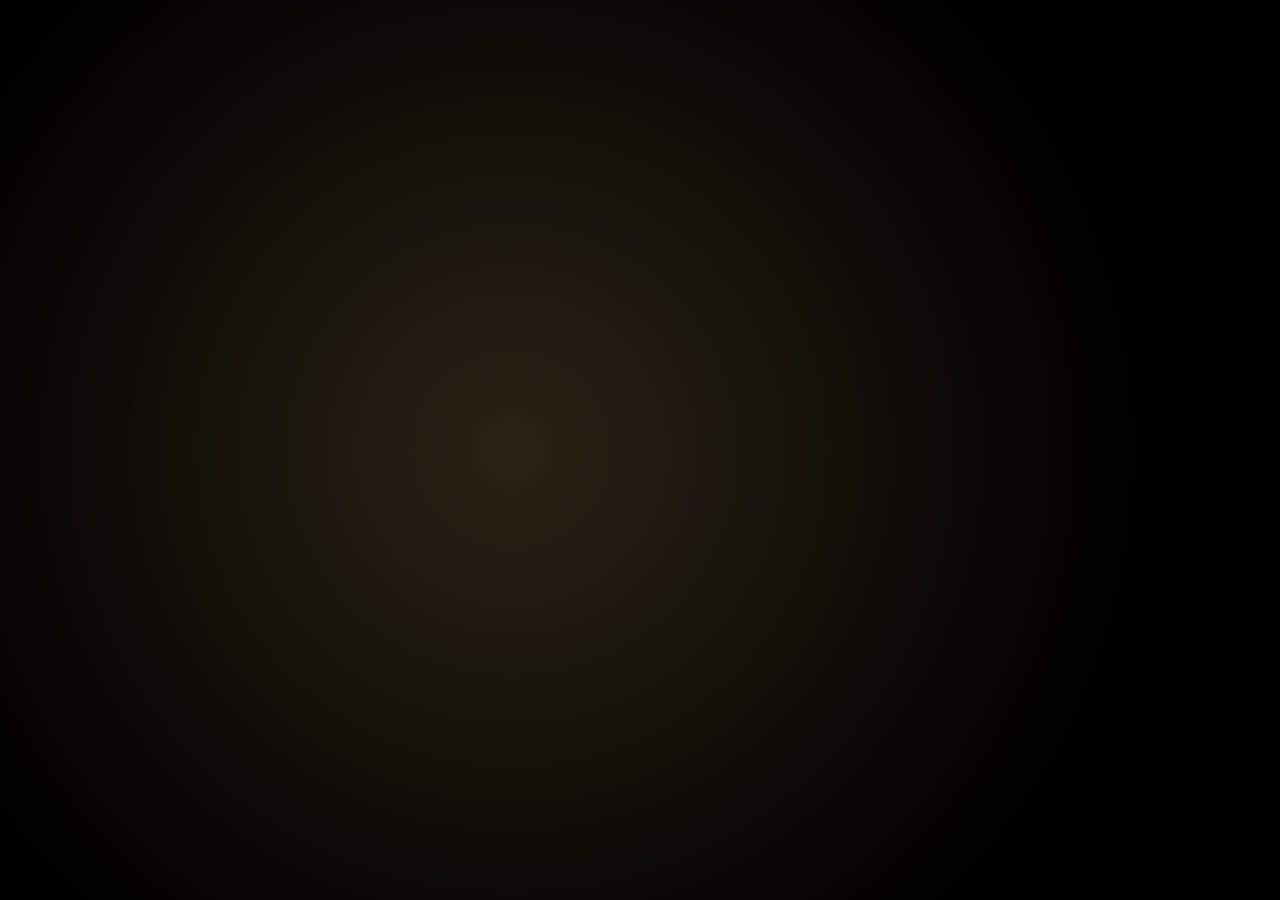
<file: poster-display/index.backup-before-overlay-12nov.html>
<!doctype html>
<html lang="en">
<head>
<meta charset="utf-8">
<meta name="viewport" content="width=device-width, initial-scale=1">
<title>Poster Display</title>
<style>
  @font-face { font-family: "Bebas Neue"; src: url("fonts/bebas-neue-latin-400-normal.woff2") format("woff2"); font-weight: 400; }
  @font-face { font-family: "Righteous"; src: url("fonts/righteous-latin-400-normal.woff2") format("woff2"); font-weight: 400; }
  @font-face { font-family: "Inter"; src: url("fonts/inter-latin-400-normal.woff2") format("woff2"); font-weight: 400; }
  @font-face { font-family: "Inter"; src: url("fonts/inter-latin-500-normal.woff2") format("woff2"); font-weight: 500; }
  @font-face { font-family: "Inter"; src: url("fonts/inter-latin-600-normal.woff2") format("woff2"); font-weight: 600; }
  :root {
    --sw: 1vw;   /* 1% of the poster screen's width  */
    --sh: 1vh;   /* 1% of the poster screen's height */
    --bg: #000;
    --gold: #f6c453;
    --gold-deep: #b8862b;
    --gold-glow: rgba(246, 196, 83, 0.6);
    --velvet: #3b0a0f;
    --velvet-deep: #1a0306;
    --ink: #f7f2e7;
    --muted: rgba(247, 242, 231, 0.68);
    --glass: rgba(12, 10, 8, 0.72);
    --fade: 1.5s;
  }
  * { box-sizing: border-box; margin: 0; padding: 0; }
  html, body { width: 100%; height: 100%; background: var(--bg); overflow: hidden; cursor: none; }
  body { font-family: "Inter", system-ui, sans-serif; color: var(--ink); }

  /* ---------- Poster layers ---------- */
  .layer { position: absolute; inset: 0; opacity: 0; transition: opacity var(--fade) ease; will-change: opacity; }
  .layer.show { opacity: 1; }
  .layer .bg { position: absolute; left: -6%; top: -6%; width: 112%; height: 112%; display: block; }
  .layer .poster { position: absolute; inset: 0; width: 100%; height: 100%; object-fit: contain; }
  /* While a film is on, the poster stays full size and drifts very slowly */
  .playing-mode .layer.show .poster { animation: drift 60s ease-in-out infinite alternate; }
  @keyframes drift { from { transform: scale(1); } to { transform: scale(1.03); } }

  /* ---------- Now playing overlay: frosted glass ---------- */
  #np { position: absolute; inset: 0; pointer-events: none; opacity: 0; transition: opacity 1.2s ease; }
  #np.show { opacity: 1; }

  .glass {
    position: absolute; z-index: 2; overflow: hidden;
    background: linear-gradient(135deg, rgba(255,255,255,0.28), rgba(255,255,255,0.08) 55%, rgba(255,255,255,0.14));
    border: 1px solid rgba(255,255,255,0.42);
    backdrop-filter: blur(22px) saturate(1.7) brightness(1.08);
    -webkit-backdrop-filter: blur(22px) saturate(1.7) brightness(1.08);
    box-shadow: inset 0 1px 0 rgba(255,255,255,0.55), inset 0 -1px 0 rgba(255,255,255,0.12), 0 calc(2 * var(--sw)) calc(6 * var(--sw)) rgba(0,0,0,0.35);
  }
  .glass::after { content: ""; position: absolute; left: 0; right: 0; top: 0; height: 50%; background: linear-gradient(to bottom, rgba(255,255,255,0.22), transparent); pointer-events: none; }
  .glass > * { position: relative; z-index: 1; }
  .soft { text-shadow: 0 calc(0.3 * var(--sw)) calc(1.2 * var(--sw)) rgba(0,0,0,0.45); }

  /* Big "Now Playing" banner */
  .np-banner { top: calc(4.5 * var(--sw)); left: calc(6 * var(--sw)); right: calc(6 * var(--sw)); border-radius: 999px; padding: calc(3.8 * var(--sw)) calc(5 * var(--sw)); display: flex; align-items: center; justify-content: center; gap: calc(3.4 * var(--sw)); }
  .np-dot { width: calc(3.4 * var(--sw)); height: calc(3.4 * var(--sw)); border-radius: 50%; background: #ff3b3b; flex: none; animation: livepulse 2s infinite; }
  @keyframes livepulse { 0% { box-shadow: 0 0 0 0 rgba(255,59,59,0.6); } 70% { box-shadow: 0 0 0 calc(3 * var(--sw)) rgba(255,59,59,0); } 100% { box-shadow: 0 0 0 0 rgba(255,59,59,0); } }
  .np-label { font-family: "Righteous", sans-serif; font-size: calc(7.6 * var(--sw)); letter-spacing: 0.08em; text-transform: uppercase; line-height: 1; white-space: nowrap; }
  .paused .np-dot { animation: none; background: #fff; opacity: 0.75; border-radius: calc(0.6 * var(--sw)); width: calc(3 * var(--sw)); height: calc(3 * var(--sw)); }

  /* Info card */
  .np-card { left: calc(6 * var(--sw)); right: calc(6 * var(--sw)); bottom: calc(5 * var(--sw)); padding: calc(5.5 * var(--sw)) calc(6.5 * var(--sw)) calc(6 * var(--sw)); border-radius: calc(4.5 * var(--sw)); }
  .np-title { font-family: "Righteous", sans-serif; font-size: calc(9 * var(--sw)); line-height: 1.02; letter-spacing: 0.01em; }
  .np-episode { margin-top: calc(1.2 * var(--sw)); font-size: calc(3 * var(--sw)); font-weight: 600; }
  .np-meta { margin-top: calc(2 * var(--sw)); font-size: calc(2.7 * var(--sw)); color: rgba(255,255,255,0.85); line-height: 1.4; }
  .np-row { display: flex; align-items: center; gap: calc(3 * var(--sw)); margin-top: calc(5 * var(--sw)); font-size: calc(2.5 * var(--sw)); color: rgba(255,255,255,0.85); font-variant-numeric: tabular-nums; }
  .bar { flex: 1; position: relative; height: calc(0.8 * var(--sw)); border-radius: calc(1 * var(--sw)); background: rgba(255,255,255,0.28); overflow: hidden; }
  .bar i { position: absolute; left: 0; top: 0; bottom: 0; width: 0%; border-radius: calc(1 * var(--sw)); background: #fff; transition: width 1s linear; }
  .np-ends { margin-top: calc(2.4 * var(--sw)); font-size: calc(2.5 * var(--sw)); color: rgba(255,255,255,0.85); }
  .np-ends b { color: #fff; font-weight: 600; }
  .hide { display: none !important; }

  /* Fallback card if there's no image at all */
  .card {
    position: absolute; inset: 0; display: flex; align-items: center; justify-content: center;
    font-family: "Bebas Neue", sans-serif; font-size: calc(12 * var(--sw)); text-align: center; padding: calc(8 * var(--sw));
    background: radial-gradient(circle at 50% 40%, #2a2216 0%, #000 70%);
  }

  /* Everything sits on a "stage" that can be turned to suit a sideways TV */
  #stage { position: fixed; left: 0; top: 0; width: 100vw; height: 100vh; overflow: hidden; background: var(--bg); }
  html.rot90 #stage, html.rot270 #stage { width: 100vh; height: 100vw; left: 50%; top: 50%; transform-origin: center; }
  html.rot90 #stage  { transform: translate(-50%, -50%) rotate(90deg); }
  html.rot270 #stage { transform: translate(-50%, -50%) rotate(-90deg); }
  html.rot90, html.rot270 { --sw: 1vh; --sh: 1vw; }
  /* Screen dims to half brightness while a film is playing */
  #dim { position: absolute; inset: 0; background: #000; opacity: 0; pointer-events: none; transition: opacity 2s ease; will-change: opacity; }
  .playing-mode #dim { opacity: 0.5; }
  /* Raspberry Pi: same look without the live blur and slow zoom, which crash its graphics chip */
  html.lite .glass {
    backdrop-filter: none; -webkit-backdrop-filter: none;
    background: linear-gradient(135deg, rgba(60,60,70,0.78), rgba(25,25,32,0.72) 55%, rgba(45,45,55,0.75));
    box-shadow: inset 0 1px 0 rgba(255,255,255,0.45), inset 0 -1px 0 rgba(255,255,255,0.12);
  }
  html.lite .playing-mode .layer.show .poster { animation: none; }
  html.lite .np-dot { animation: livepulse-lite 2s infinite; }
  @keyframes livepulse-lite { 0%, 100% { opacity: 1; } 50% { opacity: 0.35; } }
</style>
<script>
  // Raspberry Pi (and other small ARM boxes): use the lighter overlay
  (function () {
    let pi = /aarch64|armv7|armv8|Linux arm/i.test(navigator.userAgent) || new URLSearchParams(location.search).has("lite");
    try {
      const gl = document.createElement("canvas").getContext("webgl");
      const ext = gl && gl.getExtension("WEBGL_debug_renderer_info");
      const r = gl ? String(gl.getParameter(ext ? ext.UNMASKED_RENDERER_WEBGL : gl.RENDERER)) : "";
      if (/V3D|VideoCore|Broadcom|llvmpipe|softpipe|SwiftShader/i.test(r)) pi = true;   // Pi graphics, or no graphics chip at all
      if (gl) { const lose = gl.getExtension("WEBGL_lose_context"); if (lose) lose.loseContext(); }
    } catch (e) {}
    if (pi) document.documentElement.classList.add("lite");
  })();
</script>
</head>
<body>
<div id="stage">
<div id="a" class="layer"></div>
<div id="b" class="layer"></div>

<div id="np">
  <div class="glass np-banner"><span class="np-dot"></span><span class="np-label soft" id="np-label">Now Playing</span></div>

  <div class="glass np-card">
    <div class="np-title soft" id="np-title"></div>
    <div class="np-episode soft hide" id="np-episode"></div>
    <div class="np-meta soft" id="np-meta"></div>
    <div id="np-progress" class="hide">
      <div class="np-row soft"><span id="np-elapsed"></span><div class="bar"><i id="np-bar"></i></div><span id="np-left"></span></div>
      <div class="np-ends soft" id="np-ends"></div>
    </div>
  </div>
</div>
<div id="dim"></div>
</div><!-- /stage -->

<!-- Your watchlist (from the Watchlist v4 dashboard) and its text-free posters -->
<script src="../films-data.js"></script>
<script src="../watchlist-posters.js"></script>
<script src="../favourite-posters.js"></script>
<script src="../retro-posters.js"></script>
<script src="../collection-posters.js"></script>
<script src="../show-posters.js"></script>
<script>
  const ROTATE_MS = 5 * 60 * 1000;   // each poster stays up 5 minutes
  const CHECK_MS = 15 * 1000;        // check Plex every 15 seconds…
  const QUIET_CHECK_MS = 60 * 1000;  // …or once a minute from midnight to 5pm (keeps Netlify usage low)
  const RELOAD_MS = 3 * 60 * 60 * 1000; // re-read the watchlist every 3 hours (when nothing's playing)
  const PLEX_API = "https://jp-poster-display.netlify.app/api";
  const PLEX_PLAYER = "LG OLED65C26LD";  // only this Plex device triggers "now playing"
  const FAV_LISTING = "https://api.github.com/repos/jplappage/dashboard/contents/poster-display/posters/favourites";
  const TMDB_IMG = "https://image.tmdb.org/t/p/w1280/";

  const params = new URLSearchParams(location.search);

  // Turn the picture for a portrait TV fed a landscape signal (e.g. Fire TV Stick).
  // Open the page once with ?rotate=90 or ?rotate=270 and the choice is remembered; ?rotate=0 clears it.
  (function () {
    let r = params.get("rotate");
    try {
      if (r === "auto") { localStorage.removeItem("rotate"); }
      else if (r !== null) localStorage.setItem("rotate", r);
      else r = localStorage.getItem("rotate");
    } catch (e) {}
    // No setting saved: if the screen is wider than it is tall, assume a portrait TV
    // fed a landscape picture and turn it upright (270 suits JP's Frame).
    if (r === null || r === "" || r === "auto") {
      const apply = () => {
        const html = document.documentElement;
        html.classList.remove("rot90", "rot270");
        if (window.innerWidth > window.innerHeight) html.classList.add("rot270");
      };
      apply();
      window.addEventListener("resize", apply);
      return;
    }
    if (r === "90" || r === "270") document.documentElement.classList.add("rot" + r);
  })();
  const demo = params.get("demo");   // e.g. ?demo=Inception to preview the overlay
  const demoStart = Date.now();

  let posters = [];                  // favourites: the rotation
  let allPosters = [];               // favourites + watchlist: used to find "now playing" posters
  let order = [];
  let idx = 0;
  let front = document.getElementById("a");
  let back = document.getElementById("b");
  let nowKey = null;                 // what's currently on screen for "now playing"
  let current = null;                // latest now-playing details
  let rotateTimer = null;

  const $ = (id) => document.getElementById(id);
  const slug = (s) => String(s || "").toLowerCase()
    .replace(/&/g, "and").replace(/['’]/g, "").replace(/[^a-z0-9]+/g, "-").replace(/^-|-$/g, "");

  function shuffle(arr) {
    const a = arr.slice();
    for (let i = a.length - 1; i > 0; i--) { const j = Math.floor(Math.random() * (i + 1)); [a[i], a[j]] = [a[j], a[i]]; }
    return a;
  }

  // Favourites: whatever images are in the posters/favourites folder.
  // Reads the folder straight from GitHub, so dropping a new image in is enough;
  // falls back to posters.json if GitHub can't be reached.
  async function listFavourites() {
    try {
      const r = await fetch(FAV_LISTING, { cache: "no-store" });
      if (r.ok) {
        const items = await r.json();
        const list = items.filter((i) => i.type === "file" && /\.(jpe?g|png|webp)$/i.test(i.name))
          .map((i) => "posters/favourites/" + encodeURIComponent(i.name)).sort();
        if (list.length) return list;
      }
    } catch (e) {}
    try {
      const r = await fetch("posters.json?t=" + Date.now(), { cache: "no-store" });
      return (await r.json()).favourites || [];
    } catch (e) { return null; }
  }

  // Favourites = your Letterboxd likes (favourite-posters.js) + any images in the folder
  const posterTitle = {};
  const posterFocus = {};            // picture address → horizontal focus for wide art (e.g. "60%")            // picture address → film title, for "now playing" matching
  function likedPosters() {
    if (typeof FAVOURITE_POSTERS === "undefined") return [];
    return FAVOURITE_POSTERS.filter((f) => f.poster || f.image).map((f) => {
      const src = f.image || (TMDB_IMG + f.poster);
      posterTitle[src] = f.title;
      if (f.focus) posterFocus[src] = f.focus;   // wide game art: which part of the picture to show
      return src;
    });
  }

  async function loadPosters() {
    const folder = (await listFavourites()) || [];
    const fav = likedPosters().concat(folder);
    if (fav.length) {
      allPosters = fav;
      if (fav.join() !== posters.join()) { posters = fav; order = shuffle(fav); idx = 0; }
    }
  }

  // TV shows (show-posters.js) — matched on the show's name, or another name Plex uses
  function showPoster(name) {
    if (typeof SHOW_POSTERS === "undefined") return null;
    const t = norm(name);
    if (!t) return null;
    const names = (sh) => [sh.name].concat(sh.also || []).map(norm);
    let hit = SHOW_POSTERS.find((sh) => names(sh).includes(t));
    // e.g. Plex "Star Wars: Something" for a show stored as "Something"
    if (!hit) hit = SHOW_POSTERS.find((sh) => { const n = norm(sh.name); return n.length >= 8 && t.endsWith("-" + n); });
    return hit && hit.poster ? TMDB_IMG + hit.poster : null;
  }

  // Unwatched retro watchlist films (retro-posters.js)
  function retroPoster(title, year) {
    if (typeof RETRO_POSTERS === "undefined") return null;
    const t = norm(title);
    const hits = RETRO_POSTERS.filter((f) => norm(f.title) === t);
    const film = hits.find((f) => !year || Math.abs(f.year - year) <= 1) || hits[0];
    return film && film.poster ? TMDB_IMG + film.poster : null;
  }

  // Films you own but don't want in the rotation (collection-posters.js), e.g. Spider-Man
  function collectionPoster(title, year) {
    if (typeof COLLECTION_POSTERS === "undefined") return null;
    const t = norm(title);
    const hits = COLLECTION_POSTERS.filter((f) => norm(f.title) === t);
    const film = hits.find((f) => !year || Math.abs(f.year - year) <= 1) || hits[0];
    return film && film.poster ? TMDB_IMG + film.poster : null;
  }

  // Your watchlist, from films-data.js, with the text-free posters where we have them
  const norm = (s) => slug(String(s || "").replace(/^the\s+/i, ""));
  function watchlistPoster(title, year) {
    if (typeof FILMS === "undefined") return null;
    const t = norm(title);
    const hits = FILMS.filter((f) => norm(f.title) === t);
    const film = hits.find((f) => !year || Math.abs((f.year || 0) - year) <= 1) || hits[0];
    if (!film) return null;
    const tl = (typeof WATCHLIST_POSTERS !== "undefined") && WATCHLIST_POSTERS[film.slug];
    if (tl && tl.poster) return TMDB_IMG + tl.poster;
    return film.poster ? film.poster.replace(/-0-\d+-0-\d+-crop/, "-0-1000-0-1500-crop") : null;
  }

  // Shows a picture; the returned promise finishes once it is on screen.
  function show(src, fallbackText) {
    return new Promise((done) => {
    const swapDone = () => { swap(); done(); };
    back.innerHTML = "";
    if (src) {
      // Blurred backdrop, drawn once into a tiny canvas and stretched,
      // so the fade never has to blur anything live (keeps the Pi smooth).
      const bg = document.createElement("canvas");
      bg.className = "bg";
      bg.width = 90; bg.height = 160;
      const small = new Image();
      small.onload = () => {
        const c = bg.getContext("2d");
        const k = Math.max(bg.width / small.width, bg.height / small.height);
        const w = small.width * k, h = small.height * k;
        c.filter = "blur(3px) brightness(0.45) saturate(1.2)";
        c.drawImage(small, (bg.width - w) / 2, (bg.height - h) / 2, w, h);
      };
      small.src = src.includes("store-images.s-microsoft.com") ? src + "?w=160" : src.replace("/t/p/w1280/", "/t/p/w92/");
      const img = document.createElement("img");
      img.className = "poster";
      if (posterFocus[src]) { img.style.objectFit = "cover"; img.style.objectPosition = posterFocus[src] + " 50%"; }
      img.alt = "";
      img.src = src;
      back.append(bg, img);
      img.onload = () => {
        let fired = false;
        const go = () => { if (!fired) { fired = true; swapDone(); } };
        if (img.decode) img.decode().then(go, go);
        setTimeout(go, 1000);   // never wait more than a second
      };
      img.onerror = () => { back.innerHTML = `<div class="card"></div>`; back.firstChild.textContent = fallbackText || ""; swapDone(); };
    } else {
      back.innerHTML = `<div class="card"></div>`;
      back.firstChild.textContent = fallbackText || "";
      swapDone();
    }
    });
  }
  function swap() {
    back.classList.add("show");
    front.classList.remove("show");
    [front, back] = [back, front];
  }

  async function nextPoster() {
    if (nowKey) return;              // don't rotate while a film is on
    await loadPosters();
    if (!order.length) return show(null, "Add some posters");
    if (idx >= order.length) { order = shuffle(posters); idx = 0; }
    show(order[idx++]);
  }

  function startRotation() {
    clearInterval(rotateTimer);
    rotateTimer = setInterval(nextPoster, ROTATE_MS);
  }

  // Find one of your own (sharper) posters that matches the film's title
  function findOwnPoster(title) {
    const s = slug(title);
    if (!s) return null;
    const matches = allPosters.filter((p) => posterTitle[p]
      ? norm(posterTitle[p]) === norm(title)
      : slug(decodeURIComponent(p.split("/").pop()).replace(/\.[a-z]+$/i, "").replace(/-\d+$/, "")) === s);
    return matches.length ? matches[Math.floor(Math.random() * matches.length)] : null;
  }

  // ---------- Overlay ----------
  const fmtDur = (ms) => {
    const m = Math.max(0, Math.round(ms / 60000));
    const h = Math.floor(m / 60);
    return h ? `${h}h ${String(m % 60).padStart(2, "0")}m` : `${m}m`;
  };
  const fmtClock = (ms) => {
    const s = Math.max(0, Math.floor(ms / 1000));
    const h = Math.floor(s / 3600), m = Math.floor((s % 3600) / 60), sec = s % 60;
    return (h ? h + ":" + String(m).padStart(2, "0") : m) + ":" + String(sec).padStart(2, "0");
  };
  const fmtTime = (d) => d.toLocaleTimeString("en-GB", { hour: "2-digit", minute: "2-digit" });

  function buildOverlay(s) {
    $("np-title").textContent = s.title || "";
    const ep = $("np-episode");
    ep.textContent = s.subtitle || "";
    ep.classList.toggle("hide", !s.subtitle);
    const bits = [];
    if (s.year) bits.push(String(s.year));
    if (s.rating) bits.push(s.rating);
    if (s.duration) bits.push(fmtDur(s.duration));
    if (s.genres && s.genres.length) bits.push(s.genres.slice(0, 2).join(" / "));
    if (s.director) bits.push(s.director);
    $("np-meta").textContent = bits.join("  ·  ");
  }

  // Work out how far through we are, counting on from the last alert
  function currentOffset(s) {
    let off = s.viewOffset || 0;
    if (s.state === "playing") off += Date.now() - (s.updatedAt || Date.now());
    return Math.min(off, s.duration || off);
  }

  function tickProgress() {
    const s = current;
    const wrap = $("np-progress");
    if (!s || !s.duration) { wrap.classList.add("hide"); return; }
    wrap.classList.remove("hide");
    const off = currentOffset(s);
    const left = s.duration - off;
    $("np-bar").style.width = (100 * off / s.duration).toFixed(2) + "%";
    $("np-elapsed").textContent = fmtClock(off);
    $("np-left").textContent = "\u2212" + fmtClock(left);
    const ends = $("np-ends");
    if (s.state === "paused") ends.innerHTML = "<b>Paused</b>";
    else { ends.innerHTML = "Ends at <b></b>"; ends.querySelector("b").textContent = fmtTime(new Date(Date.now() + left)); }
  }

  function setOverlay(s) {
    current = s;
    const np = $("np");
    np.classList.toggle("paused", s.state === "paused");
    $("np-label").textContent = s.state === "paused" ? "Paused" : "Now Playing";
    buildOverlay(s);
    tickProgress();
    np.classList.add("show");
    document.body.classList.add("playing-mode");
  }

  function demoState() {
    // Preview only: fills in sample details for the film named in ?demo=
    return {
      state: params.get("state") || "playing",
      title: demo,
      year: params.get("year") || "",
      rating: params.get("rating") || "",
      duration: (Number(params.get("mins")) || 0) * 60000,
      viewOffset: (Number(params.get("at")) || 0) * 60000,
      genres: (params.get("genres") || "").split(",").filter(Boolean),
      director: params.get("director") || "",
      updatedAt: demoStart,
    };
  }

  // Tell the Pi's freeze check the page is alive (does nothing on other devices)
  const pingPi = () => fetch("http://127.0.0.1:8765/ping", { cache: "no-store" }).catch(() => {});
  pingPi(); setInterval(pingPi, 30 * 1000);

  let npReady = false;   // true once the film's own poster is on screen
  async function checkPlex() {
    let s;
    if (demo) s = demoState();
    else {
      try {
        const r = await fetch(PLEX_API + "/now", { cache: "no-store" });
        if (!r.ok) return;
        s = await r.json();
      } catch (e) { return; }
      // Ignore anything played on other devices
      if (s.player !== PLEX_PLAYER) s = { state: "stopped" };
    }

    if (s.state === "playing" || s.state === "paused") {
      const key = s.title + "|" + (s.subtitle || "");
      if (key !== nowKey) {
        nowKey = key;
        // Best picture first: your favourite's poster → watchlist text-free poster → Plex's own
        const yr = Number(s.year) || 0;
        const pic = (s.type === "episode"
            ? showPoster(s.title)
            : (findOwnPoster(s.title) || watchlistPoster(s.title, yr) || retroPoster(s.title, yr) || collectionPoster(s.title, yr)))
          || (s.hasThumb ? PLEX_API + "/thumb?t=" + s.updatedAt : null);
        // Hide the overlay, wait for the film's poster to appear, then bring the overlay in.
        npReady = false;
        current = s;
        $("np").classList.remove("show");
        show(pic, s.title).then(() => setTimeout(() => {
          if (nowKey === key) { npReady = true; setOverlay(current); }
        }, 700));
        return;
      }
      if (npReady) setOverlay(s); else current = s;
    } else if (nowKey) {
      nowKey = null;
      npReady = false;
      current = null;
      $("np").classList.remove("show");
      document.body.classList.remove("playing-mode");
      nextPoster();
      startRotation();
    }
  }

  // Full screen: browsers only allow it after a button press, so the first press of the
  // remote's middle (select) button — or a click — switches the page to full screen.
  function goFullScreen() {
    const el = document.documentElement;
    if (document.fullscreenElement || document.webkitFullscreenElement) return;
    const fn = el.requestFullscreen || el.webkitRequestFullscreen;
    if (fn) { try { const p = fn.call(el); if (p && p.catch) p.catch(() => {}); } catch (e) {} }
  }
  document.addEventListener("keydown", (e) => { if (e.key === "Enter" || e.keyCode === 13 || e.keyCode === 23) goFullScreen(); });
  document.addEventListener("click", goFullScreen);

  (async () => {
    await loadPosters();
    await checkPlex();
    if (!nowKey) nextPoster();
    startRotation();
    const nextCheck = () => {
      const h = new Date().getHours();
      setTimeout(async () => { await checkPlex(); nextCheck(); }, (h < 17) ? QUIET_CHECK_MS : CHECK_MS);
    };
    nextCheck();
    setInterval(tickProgress, 1000);
    // Pick up watchlist changes from the latest refresh (only while nothing's playing)
    setInterval(() => { if (!nowKey && !demo) location.reload(); }, RELOAD_MS);
  })();
</script>
</body>
</html>
</file>
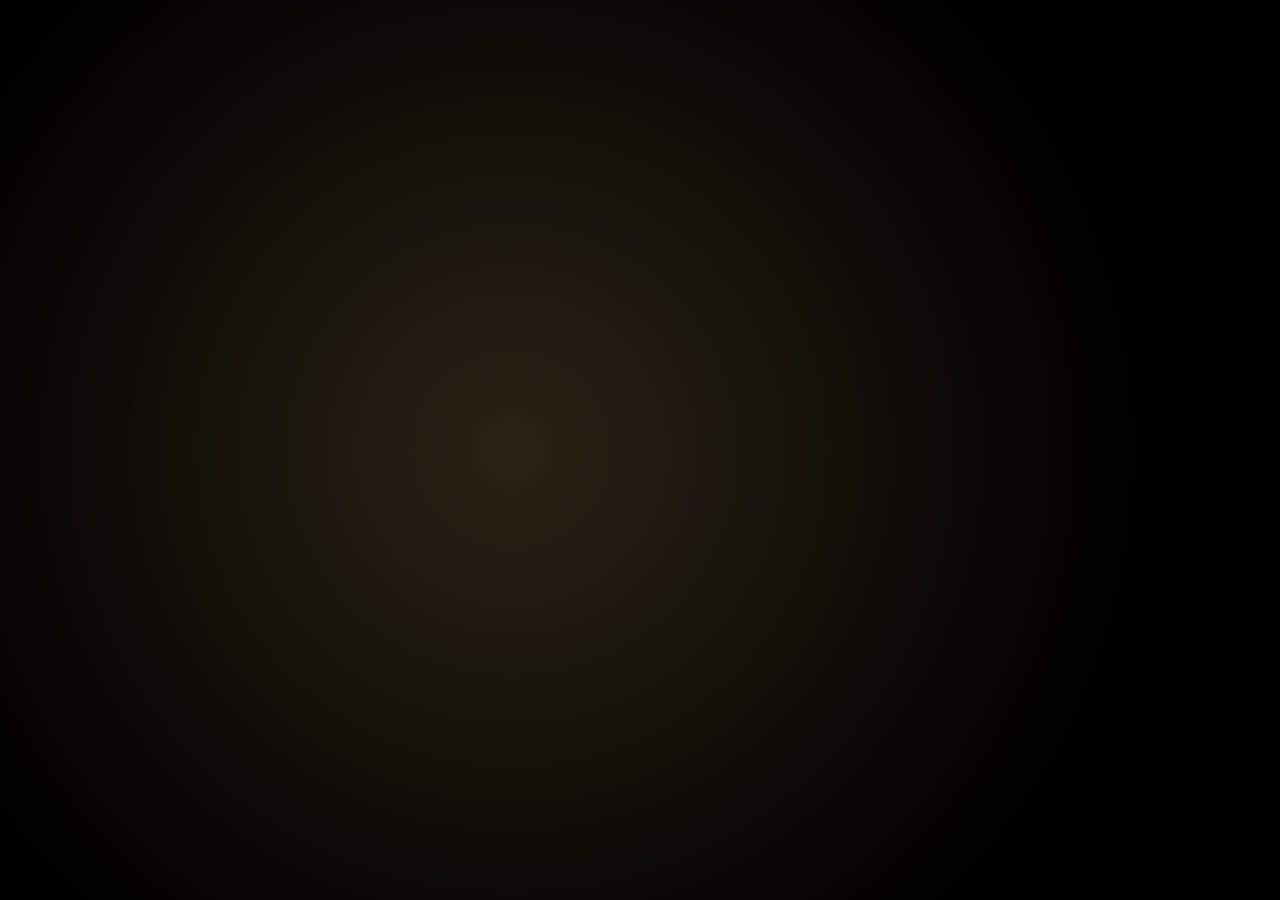
<file: poster-display/index.backup-before-timing-16nov.html>
<!doctype html>
<html lang="en">
<head>
<meta charset="utf-8">
<meta name="viewport" content="width=device-width, initial-scale=1">
<title>Poster Display</title>
<style>
  @font-face { font-family: "Bebas Neue"; src: url("fonts/bebas-neue-latin-400-normal.woff2") format("woff2"); font-weight: 400; }
  @font-face { font-family: "Righteous"; src: url("fonts/righteous-latin-400-normal.woff2") format("woff2"); font-weight: 400; }
  @font-face { font-family: "Inter"; src: url("fonts/inter-latin-400-normal.woff2") format("woff2"); font-weight: 400; }
  @font-face { font-family: "Inter"; src: url("fonts/inter-latin-500-normal.woff2") format("woff2"); font-weight: 500; }
  @font-face { font-family: "Inter"; src: url("fonts/inter-latin-600-normal.woff2") format("woff2"); font-weight: 600; }
  :root {
    --sw: 1vw;   /* 1% of the poster screen's width  */
    --sh: 1vh;   /* 1% of the poster screen's height */
    --bg: #000;
    --gold: #f6c453;
    --gold-deep: #b8862b;
    --gold-glow: rgba(246, 196, 83, 0.6);
    --velvet: #3b0a0f;
    --velvet-deep: #1a0306;
    --ink: #f7f2e7;
    --muted: rgba(247, 242, 231, 0.68);
    --glass: rgba(12, 10, 8, 0.72);
    --fade: 1.5s;
  }
  * { box-sizing: border-box; margin: 0; padding: 0; }
  html, body { width: 100%; height: 100%; background: var(--bg); overflow: hidden; cursor: none; }
  body { font-family: "Inter", system-ui, sans-serif; color: var(--ink); }

  /* ---------- Poster layers ---------- */
  .layer { position: absolute; inset: 0; opacity: 0; transition: opacity var(--fade) ease; will-change: opacity; }
  .layer.show { opacity: 1; }
  .layer .bg { position: absolute; left: -6%; top: -6%; width: 112%; height: 112%; display: block; }
  .layer .poster { position: absolute; inset: 0; width: 100%; height: 100%; object-fit: contain; }
  /* While a film is on, the poster stays full size and drifts very slowly */
  .playing-mode .layer.show .poster { animation: drift 60s ease-in-out infinite alternate; }
  @keyframes drift { from { transform: scale(1); } to { transform: scale(1.03); } }

  /* ---------- Now playing overlay: frosted glass ---------- */
  #np { position: absolute; inset: 0; pointer-events: none; opacity: 0; transition: opacity 1.2s ease; }
  #np.show { opacity: 1; }

  .glass {
    position: absolute; z-index: 2; overflow: hidden;
    background: linear-gradient(135deg, rgba(255,255,255,0.28), rgba(255,255,255,0.08) 55%, rgba(255,255,255,0.14));
    border: 1px solid rgba(255,255,255,0.42);
    backdrop-filter: blur(22px) saturate(1.7) brightness(1.08);
    -webkit-backdrop-filter: blur(22px) saturate(1.7) brightness(1.08);
    box-shadow: inset 0 1px 0 rgba(255,255,255,0.55), inset 0 -1px 0 rgba(255,255,255,0.12), 0 calc(2 * var(--sw)) calc(6 * var(--sw)) rgba(0,0,0,0.35);
  }
  .glass::after { content: ""; position: absolute; left: 0; right: 0; top: 0; height: 50%; background: linear-gradient(to bottom, rgba(255,255,255,0.22), transparent); pointer-events: none; }
  .glass > * { position: relative; z-index: 1; }
  .soft { text-shadow: 0 calc(0.3 * var(--sw)) calc(1.2 * var(--sw)) rgba(0,0,0,0.45); }

  /* Big "Now Playing" banner */
  .np-banner { --band: max(calc((100 * var(--sh) - 150 * var(--sw)) / 2), calc(12 * var(--sw))); top: calc(var(--band) * 0.16); height: calc(var(--band) * 0.68); left: calc(14 * var(--sw)); right: calc(14 * var(--sw)); border-radius: 999px; padding: 0 calc(4 * var(--sw)); display: flex; align-items: center; justify-content: center; gap: calc(var(--band) * 0.14); }
  .np-dot { width: calc(var(--band) * 0.17); height: calc(var(--band) * 0.17); border-radius: 50%; background: #ff3b3b; flex: none; animation: livepulse 2s infinite; }
  @keyframes livepulse { 0% { box-shadow: 0 0 0 0 rgba(255,59,59,0.6); } 70% { box-shadow: 0 0 0 calc(3 * var(--sw)) rgba(255,59,59,0); } 100% { box-shadow: 0 0 0 0 rgba(255,59,59,0); } }
  .np-label { font-family: "Righteous", sans-serif; font-size: calc(var(--band) * 0.34); letter-spacing: 0.08em; text-transform: uppercase; line-height: 1; white-space: nowrap; }
  .paused .np-dot { animation: none; background: #fff; opacity: 0.75; border-radius: calc(0.6 * var(--sw)); width: calc(3 * var(--sw)); height: calc(3 * var(--sw)); }

  /* Info card */
  .np-card { left: calc(6 * var(--sw)); right: calc(6 * var(--sw)); bottom: calc(5 * var(--sw)); padding: calc(3.8 * var(--sw)) calc(5 * var(--sw)) calc(4.2 * var(--sw)); border-radius: calc(3.6 * var(--sw)); }
  .np-title { font-family: "Righteous", sans-serif; font-size: calc(6.6 * var(--sw)); line-height: 1.05; letter-spacing: 0.01em; }
  .np-episode { margin-top: calc(1.2 * var(--sw)); font-size: calc(3 * var(--sw)); font-weight: 600; }
  .np-meta { display: none; margin-top: calc(2 * var(--sw)); font-size: calc(2.7 * var(--sw)); color: rgba(255,255,255,0.85); line-height: 1.4; }
  .np-row { display: flex; align-items: center; gap: calc(3 * var(--sw)); margin-top: calc(3.2 * var(--sw)); font-size: calc(2.5 * var(--sw)); color: rgba(255,255,255,0.85); font-variant-numeric: tabular-nums; }
  .bar { flex: 1; position: relative; height: calc(0.8 * var(--sw)); border-radius: calc(1 * var(--sw)); background: rgba(255,255,255,0.28); overflow: hidden; }
  .bar i { position: absolute; left: 0; top: 0; bottom: 0; width: 0%; border-radius: calc(1 * var(--sw)); background: #fff; transition: width 1s linear; }
  .np-ends { margin-top: 0; white-space: nowrap; padding-left: calc(1.5 * var(--sw)); border-left: 1px solid rgba(255,255,255,0.35); font-size: calc(2.5 * var(--sw)); color: rgba(255,255,255,0.85); }
  .np-ends b { color: #fff; font-weight: 600; }
  .hide { display: none !important; }
  .np-year { opacity: 0.7; }

  /* Fallback card if there's no image at all */
  .card {
    position: absolute; inset: 0; display: flex; align-items: center; justify-content: center;
    font-family: "Bebas Neue", sans-serif; font-size: calc(12 * var(--sw)); text-align: center; padding: calc(8 * var(--sw));
    background: radial-gradient(circle at 50% 40%, #2a2216 0%, #000 70%);
  }

  /* Everything sits on a "stage" that can be turned to suit a sideways TV */
  #stage { position: fixed; left: 0; top: 0; width: 100vw; height: 100vh; overflow: hidden; background: var(--bg); }
  html.rot90 #stage, html.rot270 #stage { width: 100vh; height: 100vw; left: 50%; top: 50%; transform-origin: center; }
  html.rot90 #stage  { transform: translate(-50%, -50%) rotate(90deg); }
  html.rot270 #stage { transform: translate(-50%, -50%) rotate(-90deg); }
  html.rot90, html.rot270 { --sw: 1vh; --sh: 1vw; }
  /* Screen dims to half brightness while a film is playing */
  #dim { position: absolute; inset: 0; background: #000; opacity: 0; pointer-events: none; transition: opacity 2s ease; will-change: opacity; }
  .playing-mode #dim { opacity: 0.5; }
  /* Raspberry Pi: same look without the live blur and slow zoom, which crash its graphics chip */
  html.lite .glass {
    backdrop-filter: none; -webkit-backdrop-filter: none;
    background: linear-gradient(135deg, rgba(60,60,70,0.78), rgba(25,25,32,0.72) 55%, rgba(45,45,55,0.75));
    box-shadow: inset 0 1px 0 rgba(255,255,255,0.45), inset 0 -1px 0 rgba(255,255,255,0.12);
  }
  html.lite .playing-mode .layer.show .poster { animation: none; }
  html.lite .np-dot { animation: livepulse-lite 2s infinite; }
  @keyframes livepulse-lite { 0%, 100% { opacity: 1; } 50% { opacity: 0.35; } }
</style>
<script>
  // Raspberry Pi (and other small ARM boxes): use the lighter overlay
  (function () {
    let pi = /aarch64|armv7|armv8|Linux arm/i.test(navigator.userAgent) || new URLSearchParams(location.search).has("lite");
    try {
      const gl = document.createElement("canvas").getContext("webgl");
      const ext = gl && gl.getExtension("WEBGL_debug_renderer_info");
      const r = gl ? String(gl.getParameter(ext ? ext.UNMASKED_RENDERER_WEBGL : gl.RENDERER)) : "";
      if (/V3D|VideoCore|Broadcom|llvmpipe|softpipe|SwiftShader/i.test(r)) pi = true;   // Pi graphics, or no graphics chip at all
      if (gl) { const lose = gl.getExtension("WEBGL_lose_context"); if (lose) lose.loseContext(); }
    } catch (e) {}
    if (pi) document.documentElement.classList.add("lite");
  })();
</script>
</head>
<body>
<div id="stage">
<div id="a" class="layer"></div>
<div id="b" class="layer"></div>

<div id="np">
  <div class="glass np-banner"><span class="np-dot"></span><span class="np-label soft" id="np-label">Now Playing</span></div>

  <div class="glass np-card">
    <div class="np-title soft" id="np-title"></div>
    <div class="np-episode soft hide" id="np-episode"></div>
    <div class="np-meta soft" id="np-meta"></div>
    <div id="np-progress" class="hide">
      <div class="np-row soft"><span id="np-elapsed"></span><div class="bar"><i id="np-bar"></i></div><span id="np-left"></span><span class="np-ends" id="np-ends"></span></div>
    </div>
  </div>
</div>
<div id="dim"></div>
</div><!-- /stage -->

<!-- Your watchlist (from the Watchlist v4 dashboard) and its text-free posters -->
<script src="../films-data.js"></script>
<script src="../watchlist-posters.js"></script>
<script src="../favourite-posters.js"></script>
<script src="../retro-posters.js"></script>
<script src="../collection-posters.js"></script>
<script src="../show-posters.js"></script>
<script>
  const ROTATE_MS = 5 * 60 * 1000;   // each poster stays up 5 minutes
  const CHECK_MS = 15 * 1000;        // check Plex every 15 seconds…
  const QUIET_CHECK_MS = 60 * 1000;  // …or once a minute from midnight to 5pm (keeps Netlify usage low)
  const RELOAD_MS = 3 * 60 * 60 * 1000; // re-read the watchlist every 3 hours (when nothing's playing)
  const PLEX_API = "https://jp-poster-display.netlify.app/api";
  const PLEX_PLAYER = "LG OLED65C26LD";  // only this Plex device triggers "now playing"
  const FAV_LISTING = "https://api.github.com/repos/jplappage/dashboard/contents/poster-display/posters/favourites";
  const TMDB_IMG = "https://image.tmdb.org/t/p/w1280/";

  const params = new URLSearchParams(location.search);

  // Turn the picture for a portrait TV fed a landscape signal (e.g. Fire TV Stick).
  // Open the page once with ?rotate=90 or ?rotate=270 and the choice is remembered; ?rotate=0 clears it.
  (function () {
    let r = params.get("rotate");
    try {
      if (r === "auto") { localStorage.removeItem("rotate"); }
      else if (r !== null) localStorage.setItem("rotate", r);
      else r = localStorage.getItem("rotate");
    } catch (e) {}
    // No setting saved: if the screen is wider than it is tall, assume a portrait TV
    // fed a landscape picture and turn it upright (270 suits JP's Frame).
    if (r === null || r === "" || r === "auto") {
      const apply = () => {
        const html = document.documentElement;
        html.classList.remove("rot90", "rot270");
        if (window.innerWidth > window.innerHeight) html.classList.add("rot270");
      };
      apply();
      window.addEventListener("resize", apply);
      return;
    }
    if (r === "90" || r === "270") document.documentElement.classList.add("rot" + r);
  })();
  const demo = params.get("demo");   // e.g. ?demo=Inception to preview the overlay
  const demoStart = Date.now();

  let posters = [];                  // favourites: the rotation
  let allPosters = [];               // favourites + watchlist: used to find "now playing" posters
  let order = [];
  let idx = 0;
  let front = document.getElementById("a");
  let back = document.getElementById("b");
  let nowKey = null;                 // what's currently on screen for "now playing"
  let current = null;                // latest now-playing details
  let rotateTimer = null;

  const $ = (id) => document.getElementById(id);
  const slug = (s) => String(s || "").toLowerCase()
    .replace(/&/g, "and").replace(/['’]/g, "").replace(/[^a-z0-9]+/g, "-").replace(/^-|-$/g, "");

  function shuffle(arr) {
    const a = arr.slice();
    for (let i = a.length - 1; i > 0; i--) { const j = Math.floor(Math.random() * (i + 1)); [a[i], a[j]] = [a[j], a[i]]; }
    return a;
  }

  // Favourites: whatever images are in the posters/favourites folder.
  // Reads the folder straight from GitHub, so dropping a new image in is enough;
  // falls back to posters.json if GitHub can't be reached.
  async function listFavourites() {
    try {
      const r = await fetch(FAV_LISTING, { cache: "no-store" });
      if (r.ok) {
        const items = await r.json();
        const list = items.filter((i) => i.type === "file" && /\.(jpe?g|png|webp)$/i.test(i.name))
          .map((i) => "posters/favourites/" + encodeURIComponent(i.name)).sort();
        if (list.length) return list;
      }
    } catch (e) {}
    try {
      const r = await fetch("posters.json?t=" + Date.now(), { cache: "no-store" });
      return (await r.json()).favourites || [];
    } catch (e) { return null; }
  }

  // Favourites = your Letterboxd likes (favourite-posters.js) + any images in the folder
  const posterTitle = {};
  const posterFocus = {};            // picture address → horizontal focus for wide art (e.g. "60%")            // picture address → film title, for "now playing" matching
  function likedPosters() {
    if (typeof FAVOURITE_POSTERS === "undefined") return [];
    return FAVOURITE_POSTERS.filter((f) => f.poster || f.image).map((f) => {
      const src = f.image || (TMDB_IMG + f.poster);
      posterTitle[src] = f.title;
      if (f.focus) posterFocus[src] = f.focus;   // wide game art: which part of the picture to show
      return src;
    });
  }

  async function loadPosters() {
    const folder = (await listFavourites()) || [];
    const fav = likedPosters().concat(folder);
    if (fav.length) {
      allPosters = fav;
      if (fav.join() !== posters.join()) { posters = fav; order = shuffle(fav); idx = 0; }
    }
  }

  // TV shows (show-posters.js) — matched on the show's name, or another name Plex uses
  function showPoster(name) {
    if (typeof SHOW_POSTERS === "undefined") return null;
    const t = norm(name);
    if (!t) return null;
    const names = (sh) => [sh.name].concat(sh.also || []).map(norm);
    let hit = SHOW_POSTERS.find((sh) => names(sh).includes(t));
    // e.g. Plex "Star Wars: Something" for a show stored as "Something"
    if (!hit) hit = SHOW_POSTERS.find((sh) => { const n = norm(sh.name); return n.length >= 8 && t.endsWith("-" + n); });
    return hit && hit.poster ? TMDB_IMG + hit.poster : null;
  }

  // Unwatched retro watchlist films (retro-posters.js)
  function retroPoster(title, year) {
    if (typeof RETRO_POSTERS === "undefined") return null;
    const t = norm(title);
    const hits = RETRO_POSTERS.filter((f) => norm(f.title) === t);
    const film = hits.find((f) => !year || Math.abs(f.year - year) <= 1) || hits[0];
    return film && film.poster ? TMDB_IMG + film.poster : null;
  }

  // Films you own but don't want in the rotation (collection-posters.js), e.g. Spider-Man
  function collectionPoster(title, year) {
    if (typeof COLLECTION_POSTERS === "undefined") return null;
    const t = norm(title);
    const hits = COLLECTION_POSTERS.filter((f) => norm(f.title) === t);
    const film = hits.find((f) => !year || Math.abs(f.year - year) <= 1) || hits[0];
    return film && film.poster ? TMDB_IMG + film.poster : null;
  }

  // Your watchlist, from films-data.js, with the text-free posters where we have them
  const norm = (s) => slug(String(s || "").replace(/^the\s+/i, ""));
  function watchlistPoster(title, year) {
    if (typeof FILMS === "undefined") return null;
    const t = norm(title);
    const hits = FILMS.filter((f) => norm(f.title) === t);
    const film = hits.find((f) => !year || Math.abs((f.year || 0) - year) <= 1) || hits[0];
    if (!film) return null;
    const tl = (typeof WATCHLIST_POSTERS !== "undefined") && WATCHLIST_POSTERS[film.slug];
    if (tl && tl.poster) return TMDB_IMG + tl.poster;
    return film.poster ? film.poster.replace(/-0-\d+-0-\d+-crop/, "-0-1000-0-1500-crop") : null;
  }

  // Shows a picture; the returned promise finishes once it is on screen.
  function show(src, fallbackText) {
    return new Promise((done) => {
    const swapDone = () => { swap(); done(); };
    back.innerHTML = "";
    if (src) {
      // Blurred backdrop, drawn once into a tiny canvas and stretched,
      // so the fade never has to blur anything live (keeps the Pi smooth).
      const bg = document.createElement("canvas");
      bg.className = "bg";
      bg.width = 90; bg.height = 160;
      const small = new Image();
      small.onload = () => {
        const c = bg.getContext("2d");
        const k = Math.max(bg.width / small.width, bg.height / small.height);
        const w = small.width * k, h = small.height * k;
        c.filter = "blur(3px) brightness(0.45) saturate(1.2)";
        c.drawImage(small, (bg.width - w) / 2, (bg.height - h) / 2, w, h);
      };
      small.src = src.includes("store-images.s-microsoft.com") ? src + "?w=160" : src.replace("/t/p/w1280/", "/t/p/w92/");
      const img = document.createElement("img");
      img.className = "poster";
      if (posterFocus[src]) { img.style.objectFit = "cover"; img.style.objectPosition = posterFocus[src] + " 50%"; }
      img.alt = "";
      img.src = src;
      back.append(bg, img);
      img.onload = () => {
        let fired = false;
        const go = () => { if (!fired) { fired = true; swapDone(); } };
        if (img.decode) img.decode().then(go, go);
        setTimeout(go, 1000);   // never wait more than a second
      };
      img.onerror = () => { back.innerHTML = `<div class="card"></div>`; back.firstChild.textContent = fallbackText || ""; swapDone(); };
    } else {
      back.innerHTML = `<div class="card"></div>`;
      back.firstChild.textContent = fallbackText || "";
      swapDone();
    }
    });
  }
  function swap() {
    back.classList.add("show");
    front.classList.remove("show");
    [front, back] = [back, front];
  }

  async function nextPoster() {
    if (nowKey) return;              // don't rotate while a film is on
    await loadPosters();
    if (!order.length) return show(null, "Add some posters");
    if (idx >= order.length) { order = shuffle(posters); idx = 0; }
    show(order[idx++]);
  }

  function startRotation() {
    clearInterval(rotateTimer);
    rotateTimer = setInterval(nextPoster, ROTATE_MS);
  }

  // Find one of your own (sharper) posters that matches the film's title
  function findOwnPoster(title) {
    const s = slug(title);
    if (!s) return null;
    const matches = allPosters.filter((p) => posterTitle[p]
      ? norm(posterTitle[p]) === norm(title)
      : slug(decodeURIComponent(p.split("/").pop()).replace(/\.[a-z]+$/i, "").replace(/-\d+$/, "")) === s);
    return matches.length ? matches[Math.floor(Math.random() * matches.length)] : null;
  }

  // ---------- Overlay ----------
  const fmtDur = (ms) => {
    const m = Math.max(0, Math.round(ms / 60000));
    const h = Math.floor(m / 60);
    return h ? `${h}h ${String(m % 60).padStart(2, "0")}m` : `${m}m`;
  };
  const fmtClock = (ms) => {
    const s = Math.max(0, Math.floor(ms / 1000));
    const h = Math.floor(s / 3600), m = Math.floor((s % 3600) / 60), sec = s % 60;
    return (h ? h + ":" + String(m).padStart(2, "0") : m) + ":" + String(sec).padStart(2, "0");
  };
  const fmtTime = (d) => d.toLocaleTimeString("en-GB", { hour: "2-digit", minute: "2-digit" });

  function buildOverlay(s) {
    // Films: "Title (Year)". Shows: just the show's name, no episode line
    const t = $("np-title");
    t.textContent = s.title || "";
    if (s.type !== "episode" && s.year) {
      const y = document.createElement("span");
      y.className = "np-year";
      y.textContent = " (" + s.year + ")";
      t.append(y);
    }
    const ep = $("np-episode");
    ep.textContent = "";
    ep.classList.add("hide");
    const bits = [];
    if (s.year) bits.push(String(s.year));
    if (s.rating) bits.push(s.rating);
    if (s.duration) bits.push(fmtDur(s.duration));
    if (s.genres && s.genres.length) bits.push(s.genres.slice(0, 2).join(" / "));
    if (s.director) bits.push(s.director);
    $("np-meta").textContent = "";
    fitTitle();
  }

  // Shrink long titles so they never take more than two lines
  function fitTitle() {
    const t = $("np-title");
    let size = 6.6;
    t.style.fontSize = "";
    for (let i = 0; i < 12; i++) {
      const lh = parseFloat(getComputedStyle(t).lineHeight) || parseFloat(getComputedStyle(t).fontSize) * 1.05;
      if (t.scrollHeight <= lh * 2 + 2 || size <= 4) break;
      size -= 0.3;
      t.style.fontSize = "calc(" + size.toFixed(1) + " * var(--sw))";
    }
  }

  // Episode running times: Plex doesn't send them, so look them up (free TV listings, TVmaze)
  const runtimeCache = {};
  async function lookupRuntime(s) {
    const key = s.title + "|" + (s.subtitle || "");
    if (key in runtimeCache) return runtimeCache[key];
    runtimeCache[key] = null;
    try {
      const m = /S(\d+)\s*E(\d+)/i.exec(s.subtitle || "");
      const r = await fetch("https://api.tvmaze.com/singlesearch/shows?embed=episodes&q=" + encodeURIComponent(s.title));
      if (!r.ok) return null;
      const show = await r.json();
      let mins = 0;
      if (m && show._embedded && show._embedded.episodes) {
        const ep = show._embedded.episodes.find((e) => e.season === +m[1] && e.number === +m[2]);
        if (ep && ep.runtime) mins = ep.runtime;
      }
      if (!mins) mins = show.averageRuntime || show.runtime || 0;
      runtimeCache[key] = mins ? mins * 60000 : null;
    } catch (e) {}
    return runtimeCache[key];
  }

  // For episodes Plex also doesn't say how far in you are, so keep our own clock
  let clk = { key: null, acc: 0, since: null };
  function updateClock(s) {
    const key = s.title + "|" + (s.subtitle || "");
    if (clk.key !== key) clk = { key, acc: s.viewOffset || 0, since: null };
    if (s.state === "playing") { if (clk.since === null) clk.since = Date.now(); }
    else if (clk.since !== null) { clk.acc += Date.now() - clk.since; clk.since = null; }
  }

  // Work out how far through we are, counting on from the last alert
  function currentOffset(s) {
    if (!s.viewOffset) {
      const off = clk.acc + (clk.since !== null ? Date.now() - clk.since : 0);
      return Math.min(off, s.duration || off);
    }
    let off = s.viewOffset || 0;
    if (s.state === "playing") off += Date.now() - (s.updatedAt || Date.now());
    return Math.min(off, s.duration || off);
  }

  function tickProgress() {
    const s = current;
    const wrap = $("np-progress");
    if (!s || !s.duration) { wrap.classList.add("hide"); return; }
    wrap.classList.remove("hide");
    const off = currentOffset(s);
    const left = s.duration - off;
    $("np-bar").style.width = (100 * off / s.duration).toFixed(2) + "%";
    $("np-elapsed").textContent = fmtClock(off);
    $("np-left").textContent = "\u2212" + fmtClock(left);
    const ends = $("np-ends");
    if (s.state === "paused") ends.innerHTML = "<b>Paused</b>";
    else { ends.innerHTML = "Ends <b></b>"; ends.querySelector("b").textContent = fmtTime(new Date(Date.now() + left)); }
  }

  function setOverlay(s) {
    current = s;
    const np = $("np");
    np.classList.toggle("paused", s.state === "paused");
    $("np-label").textContent = s.state === "paused" ? "Paused" : "Now Playing";
    const key = s.title + "|" + (s.subtitle || "");
    if (!s.duration && runtimeCache[key]) s.duration = runtimeCache[key];
    updateClock(s);
    buildOverlay(s);
    tickProgress();
    if (!s.duration && !(key in runtimeCache)) {
      lookupRuntime(s).then((ms) => { if (ms && current && current.title === s.title) { current.duration = ms; tickProgress(); } });
    }
    np.classList.add("show");
    document.body.classList.add("playing-mode");
  }

  function demoState() {
    // Preview only: fills in sample details for the film named in ?demo=
    return {
      state: params.get("state") || "playing",
      title: demo,
      subtitle: params.get("sub") || "",
      type: params.get("type") || "movie",
      year: params.get("year") || "",
      rating: params.get("rating") || "",
      duration: (Number(params.get("mins")) || 0) * 60000 || null,
      viewOffset: (Number(params.get("at")) || 0) * 60000,
      genres: (params.get("genres") || "").split(",").filter(Boolean),
      director: params.get("director") || "",
      updatedAt: demoStart,
    };
  }

  // Tell the Pi's freeze check the page is alive (does nothing on other devices)
  const pingPi = () => fetch("http://127.0.0.1:8765/ping", { cache: "no-store" }).catch(() => {});
  pingPi(); setInterval(pingPi, 30 * 1000);

  let npReady = false;   // true once the film's own poster is on screen
  async function checkPlex() {
    let s;
    if (demo) s = demoState();
    else {
      try {
        const r = await fetch(PLEX_API + "/now", { cache: "no-store" });
        if (!r.ok) return;
        s = await r.json();
      } catch (e) { return; }
      // Ignore anything played on other devices
      if (s.player !== PLEX_PLAYER) s = { state: "stopped" };
    }

    if (s.state === "playing" || s.state === "paused") {
      const key = s.title + "|" + (s.subtitle || "");
      if (key !== nowKey) {
        nowKey = key;
        // Best picture first: your favourite's poster → watchlist text-free poster → Plex's own
        const yr = Number(s.year) || 0;
        const pic = (s.type === "episode"
            ? showPoster(s.title)
            : (findOwnPoster(s.title) || watchlistPoster(s.title, yr) || retroPoster(s.title, yr) || collectionPoster(s.title, yr)))
          || (s.hasThumb ? PLEX_API + "/thumb?t=" + s.updatedAt : null);
        // Hide the overlay, wait for the film's poster to appear, then bring the overlay in.
        npReady = false;
        current = s;
        $("np").classList.remove("show");
        show(pic, s.title).then(() => setTimeout(() => {
          if (nowKey === key) { npReady = true; setOverlay(current); }
        }, 700));
        return;
      }
      if (npReady) setOverlay(s); else current = s;
    } else if (nowKey) {
      nowKey = null;
      npReady = false;
      current = null;
      $("np").classList.remove("show");
      document.body.classList.remove("playing-mode");
      nextPoster();
      startRotation();
    }
  }

  // Full screen: browsers only allow it after a button press, so the first press of the
  // remote's middle (select) button — or a click — switches the page to full screen.
  function goFullScreen() {
    const el = document.documentElement;
    if (document.fullscreenElement || document.webkitFullscreenElement) return;
    const fn = el.requestFullscreen || el.webkitRequestFullscreen;
    if (fn) { try { const p = fn.call(el); if (p && p.catch) p.catch(() => {}); } catch (e) {} }
  }
  document.addEventListener("keydown", (e) => { if (e.key === "Enter" || e.keyCode === 13 || e.keyCode === 23) goFullScreen(); });
  document.addEventListener("click", goFullScreen);

  (async () => {
    await loadPosters();
    await checkPlex();
    if (!nowKey) nextPoster();
    startRotation();
    const nextCheck = () => {
      const h = new Date().getHours();
      setTimeout(async () => { await checkPlex(); nextCheck(); }, (h < 17) ? QUIET_CHECK_MS : CHECK_MS);
    };
    nextCheck();
    setInterval(tickProgress, 1000);
    // Pick up watchlist changes from the latest refresh (only while nothing's playing)
    setInterval(() => { if (!nowKey && !demo) location.reload(); }, RELOAD_MS);
  })();
</script>
</body>
</html>
</file>
<file: stars.css>
/* ===========================================================================
   SHARED STARFIELD -- single source of truth for the star backgrounds.
   Pages reference these custom properties from their ::before rules:
     --stars-header : page headers (films, show log, retro, lineup)
     --stars-hub    : hub (index.html) full-page dimmed backdrop
     --stars-wc     : world cup header
   =========================================================================== */
:root {
  --stars-header:
    /* bright stars */
    radial-gradient(1.5px 1.5px at  3%  8%, #fff 100%, transparent),
    radial-gradient(2px   2px   at  7% 72%, #fff 100%, transparent),
    radial-gradient(1.5px 1.5px at 12% 35%, #fff 100%, transparent),
    radial-gradient(2px   2px   at 18% 91%, #fff 100%, transparent),
    radial-gradient(1.5px 1.5px at 22%  5%, #fff 100%, transparent),
    radial-gradient(2px   2px   at 28% 58%, #fff 100%, transparent),
    radial-gradient(1.5px 1.5px at 34% 22%, #fff 100%, transparent),
    radial-gradient(2px   2px   at 41% 77%, #fff 100%, transparent),
    radial-gradient(1.5px 1.5px at 47% 14%, #fff 100%, transparent),
    radial-gradient(2px   2px   at 53% 45%, #fff 100%, transparent),
    radial-gradient(1.5px 1.5px at 59% 88%, #fff 100%, transparent),
    radial-gradient(2px   2px   at 66% 31%, #fff 100%, transparent),
    radial-gradient(1.5px 1.5px at 73% 67%, #fff 100%, transparent),
    radial-gradient(2px   2px   at 79%  3%, #fff 100%, transparent),
    radial-gradient(1.5px 1.5px at 84% 52%, #fff 100%, transparent),
    radial-gradient(2px   2px   at 91% 19%, #fff 100%, transparent),
    radial-gradient(1.5px 1.5px at 96% 83%, #fff 100%, transparent),
    radial-gradient(2px   2px   at 10% 60%, #fff 100%, transparent),
    radial-gradient(1.5px 1.5px at 37% 95%, #fff 100%, transparent),
    radial-gradient(2px   2px   at 62% 42%, #fff 100%, transparent),
    /* medium stars */
    radial-gradient(1px 1px at  2% 47%, rgba(255,255,255,0.85) 100%, transparent),
    radial-gradient(1px 1px at  6% 18%, rgba(255,255,255,0.85) 100%, transparent),
    radial-gradient(1px 1px at 11% 82%, rgba(255,255,255,0.85) 100%, transparent),
    radial-gradient(1px 1px at 16% 29%, rgba(255,255,255,0.85) 100%, transparent),
    radial-gradient(1px 1px at 20% 64%, rgba(255,255,255,0.85) 100%, transparent),
    radial-gradient(1px 1px at 25% 11%, rgba(255,255,255,0.85) 100%, transparent),
    radial-gradient(1px 1px at 30% 73%, rgba(255,255,255,0.85) 100%, transparent),
    radial-gradient(1px 1px at 35% 38%, rgba(255,255,255,0.85) 100%, transparent),
    radial-gradient(1px 1px at 40%  2%, rgba(255,255,255,0.85) 100%, transparent),
    radial-gradient(1px 1px at 44% 55%, rgba(255,255,255,0.85) 100%, transparent),
    radial-gradient(1px 1px at 49% 86%, rgba(255,255,255,0.85) 100%, transparent),
    radial-gradient(1px 1px at 55% 25%, rgba(255,255,255,0.85) 100%, transparent),
    radial-gradient(1px 1px at 60%  7%, rgba(255,255,255,0.85) 100%, transparent),
    radial-gradient(1px 1px at 64% 70%, rgba(255,255,255,0.85) 100%, transparent),
    radial-gradient(1px 1px at 69% 48%, rgba(255,255,255,0.85) 100%, transparent),
    radial-gradient(1px 1px at 74% 92%, rgba(255,255,255,0.85) 100%, transparent),
    radial-gradient(1px 1px at 78% 16%, rgba(255,255,255,0.85) 100%, transparent),
    radial-gradient(1px 1px at 83% 61%, rgba(255,255,255,0.85) 100%, transparent),
    radial-gradient(1px 1px at 87% 34%, rgba(255,255,255,0.85) 100%, transparent),
    radial-gradient(1px 1px at 93% 78%, rgba(255,255,255,0.85) 100%, transparent),
    radial-gradient(1px 1px at 97% 50%, rgba(255,255,255,0.85) 100%, transparent),
    radial-gradient(1px 1px at  8% 40%, rgba(255,255,255,0.85) 100%, transparent),
    radial-gradient(1px 1px at 15% 55%, rgba(255,255,255,0.85) 100%, transparent),
    radial-gradient(1px 1px at 32% 85%, rgba(255,255,255,0.85) 100%, transparent),
    radial-gradient(1px 1px at 52% 30%, rgba(255,255,255,0.85) 100%, transparent),
    radial-gradient(1px 1px at 71% 15%, rgba(255,255,255,0.85) 100%, transparent),
    radial-gradient(1px 1px at 88%  5%, rgba(255,255,255,0.85) 100%, transparent),
    /* dim stars — layer 1 */
    radial-gradient(0.5px 0.5px at  4% 62%, rgba(255,255,255,0.55) 100%, transparent),
    radial-gradient(0.5px 0.5px at  9% 28%, rgba(255,255,255,0.55) 100%, transparent),
    radial-gradient(0.5px 0.5px at 13% 75%, rgba(255,255,255,0.55) 100%, transparent),
    radial-gradient(0.5px 0.5px at 19%  3%, rgba(255,255,255,0.55) 100%, transparent),
    radial-gradient(0.5px 0.5px at 23% 88%, rgba(255,255,255,0.55) 100%, transparent),
    radial-gradient(0.5px 0.5px at 27% 42%, rgba(255,255,255,0.55) 100%, transparent),
    radial-gradient(0.5px 0.5px at 31% 17%, rgba(255,255,255,0.55) 100%, transparent),
    radial-gradient(0.5px 0.5px at 36% 66%, rgba(255,255,255,0.55) 100%, transparent),
    radial-gradient(0.5px 0.5px at 39% 50%, rgba(255,255,255,0.55) 100%, transparent),
    radial-gradient(0.5px 0.5px at 43% 93%, rgba(255,255,255,0.55) 100%, transparent),
    radial-gradient(0.5px 0.5px at 46% 22%, rgba(255,255,255,0.55) 100%, transparent),
    radial-gradient(0.5px 0.5px at 50% 79%, rgba(255,255,255,0.55) 100%, transparent),
    radial-gradient(0.5px 0.5px at 54% 37%, rgba(255,255,255,0.55) 100%, transparent),
    radial-gradient(0.5px 0.5px at 57% 61%, rgba(255,255,255,0.55) 100%, transparent),
    radial-gradient(0.5px 0.5px at 61% 10%, rgba(255,255,255,0.55) 100%, transparent),
    radial-gradient(0.5px 0.5px at 65% 53%, rgba(255,255,255,0.55) 100%, transparent),
    radial-gradient(0.5px 0.5px at 68% 84%, rgba(255,255,255,0.55) 100%, transparent),
    radial-gradient(0.5px 0.5px at 72% 26%, rgba(255,255,255,0.55) 100%, transparent),
    radial-gradient(0.5px 0.5px at 76% 97%, rgba(255,255,255,0.55) 100%, transparent),
    radial-gradient(0.5px 0.5px at 80% 44%, rgba(255,255,255,0.55) 100%, transparent),
    radial-gradient(0.5px 0.5px at 85% 68%, rgba(255,255,255,0.55) 100%, transparent),
    radial-gradient(0.5px 0.5px at 89% 13%, rgba(255,255,255,0.55) 100%, transparent),
    radial-gradient(0.5px 0.5px at 92% 90%, rgba(255,255,255,0.55) 100%, transparent),
    radial-gradient(0.5px 0.5px at 95% 31%, rgba(255,255,255,0.55) 100%, transparent),
    radial-gradient(0.5px 0.5px at 98%  7%, rgba(255,255,255,0.55) 100%, transparent),
    radial-gradient(0.5px 0.5px at  1% 95%, rgba(255,255,255,0.55) 100%, transparent),
    radial-gradient(0.5px 0.5px at 14% 48%, rgba(255,255,255,0.55) 100%, transparent),
    radial-gradient(0.5px 0.5px at 26% 20%, rgba(255,255,255,0.55) 100%, transparent),
    radial-gradient(0.5px 0.5px at 33%  6%, rgba(255,255,255,0.55) 100%, transparent),
    radial-gradient(0.5px 0.5px at 45% 69%, rgba(255,255,255,0.55) 100%, transparent),
    radial-gradient(0.5px 0.5px at 58% 96%, rgba(255,255,255,0.55) 100%, transparent),
    radial-gradient(0.5px 0.5px at 70% 38%, rgba(255,255,255,0.55) 100%, transparent),
    radial-gradient(0.5px 0.5px at 82% 74%, rgba(255,255,255,0.55) 100%, transparent),
    radial-gradient(0.5px 0.5px at 94% 55%, rgba(255,255,255,0.55) 100%, transparent),
    /* dim stars — layer 2 */
    radial-gradient(0.5px 0.5px at  2% 33%, rgba(255,255,255,0.45) 100%, transparent),
    radial-gradient(0.5px 0.5px at  5% 81%, rgba(255,255,255,0.45) 100%, transparent),
    radial-gradient(0.5px 0.5px at  8% 14%, rgba(255,255,255,0.45) 100%, transparent),
    radial-gradient(0.5px 0.5px at 10% 57%, rgba(255,255,255,0.45) 100%, transparent),
    radial-gradient(0.5px 0.5px at 12% 92%, rgba(255,255,255,0.45) 100%, transparent),
    radial-gradient(0.5px 0.5px at 17% 38%, rgba(255,255,255,0.45) 100%, transparent),
    radial-gradient(0.5px 0.5px at 21% 71%, rgba(255,255,255,0.45) 100%, transparent),
    radial-gradient(0.5px 0.5px at 24% 16%, rgba(255,255,255,0.45) 100%, transparent),
    radial-gradient(0.5px 0.5px at 29% 54%, rgba(255,255,255,0.45) 100%, transparent),
    radial-gradient(0.5px 0.5px at 32% 89%, rgba(255,255,255,0.45) 100%, transparent),
    radial-gradient(0.5px 0.5px at 37% 27%, rgba(255,255,255,0.45) 100%, transparent),
    radial-gradient(0.5px 0.5px at 42% 63%, rgba(255,255,255,0.45) 100%, transparent),
    radial-gradient(0.5px 0.5px at 48% 11%, rgba(255,255,255,0.45) 100%, transparent),
    radial-gradient(0.5px 0.5px at 51% 47%, rgba(255,255,255,0.45) 100%, transparent),
    radial-gradient(0.5px 0.5px at 56% 82%, rgba(255,255,255,0.45) 100%, transparent),
    radial-gradient(0.5px 0.5px at 59% 23%, rgba(255,255,255,0.45) 100%, transparent),
    radial-gradient(0.5px 0.5px at 63% 76%, rgba(255,255,255,0.45) 100%, transparent),
    radial-gradient(0.5px 0.5px at 67% 41%, rgba(255,255,255,0.45) 100%, transparent),
    radial-gradient(0.5px 0.5px at 71% 59%, rgba(255,255,255,0.45) 100%, transparent),
    radial-gradient(0.5px 0.5px at 75% 8%,  rgba(255,255,255,0.45) 100%, transparent),
    radial-gradient(0.5px 0.5px at 77% 85%, rgba(255,255,255,0.45) 100%, transparent),
    radial-gradient(0.5px 0.5px at 81% 32%, rgba(255,255,255,0.45) 100%, transparent),
    radial-gradient(0.5px 0.5px at 84% 64%, rgba(255,255,255,0.45) 100%, transparent),
    radial-gradient(0.5px 0.5px at 86% 19%, rgba(255,255,255,0.45) 100%, transparent),
    radial-gradient(0.5px 0.5px at 90% 72%, rgba(255,255,255,0.45) 100%, transparent),
    radial-gradient(0.5px 0.5px at 93% 46%, rgba(255,255,255,0.45) 100%, transparent),
    radial-gradient(0.5px 0.5px at 96% 87%, rgba(255,255,255,0.45) 100%, transparent),
    radial-gradient(0.5px 0.5px at 99% 24%, rgba(255,255,255,0.45) 100%, transparent),
    radial-gradient(0.5px 0.5px at  3% 43%, rgba(255,255,255,0.45) 100%, transparent),
    radial-gradient(0.5px 0.5px at 16% 67%, rgba(255,255,255,0.45) 100%, transparent),
    radial-gradient(0.5px 0.5px at 38% 9%,  rgba(255,255,255,0.45) 100%, transparent),
    radial-gradient(0.5px 0.5px at 53% 58%, rgba(255,255,255,0.45) 100%, transparent),
    radial-gradient(0.5px 0.5px at 69% 94%, rgba(255,255,255,0.45) 100%, transparent),
    radial-gradient(0.5px 0.5px at 88% 37%, rgba(255,255,255,0.45) 100%, transparent),
    /* dim stars — layer 3 (faintest) */
    radial-gradient(0.5px 0.5px at  1% 22%, rgba(255,255,255,0.3) 100%, transparent),
    radial-gradient(0.5px 0.5px at  4% 78%, rgba(255,255,255,0.3) 100%, transparent),
    radial-gradient(0.5px 0.5px at  7% 49%, rgba(255,255,255,0.3) 100%, transparent),
    radial-gradient(0.5px 0.5px at 11% 11%, rgba(255,255,255,0.3) 100%, transparent),
    radial-gradient(0.5px 0.5px at 15% 86%, rgba(255,255,255,0.3) 100%, transparent),
    radial-gradient(0.5px 0.5px at 18% 34%, rgba(255,255,255,0.3) 100%, transparent),
    radial-gradient(0.5px 0.5px at 22% 60%, rgba(255,255,255,0.3) 100%, transparent),
    radial-gradient(0.5px 0.5px at 25% 97%, rgba(255,255,255,0.3) 100%, transparent),
    radial-gradient(0.5px 0.5px at 28% 25%, rgba(255,255,255,0.3) 100%, transparent),
    radial-gradient(0.5px 0.5px at 34% 73%, rgba(255,255,255,0.3) 100%, transparent),
    radial-gradient(0.5px 0.5px at 40% 44%, rgba(255,255,255,0.3) 100%, transparent),
    radial-gradient(0.5px 0.5px at 44% 83%, rgba(255,255,255,0.3) 100%, transparent),
    radial-gradient(0.5px 0.5px at 47% 15%, rgba(255,255,255,0.3) 100%, transparent),
    radial-gradient(0.5px 0.5px at 52% 67%, rgba(255,255,255,0.3) 100%, transparent),
    radial-gradient(0.5px 0.5px at 55% 31%, rgba(255,255,255,0.3) 100%, transparent),
    radial-gradient(0.5px 0.5px at 60% 91%, rgba(255,255,255,0.3) 100%, transparent),
    radial-gradient(0.5px 0.5px at 64% 18%, rgba(255,255,255,0.3) 100%, transparent),
    radial-gradient(0.5px 0.5px at 66% 55%, rgba(255,255,255,0.3) 100%, transparent),
    radial-gradient(0.5px 0.5px at 73% 78%, rgba(255,255,255,0.3) 100%, transparent),
    radial-gradient(0.5px 0.5px at 78% 29%, rgba(255,255,255,0.3) 100%, transparent),
    radial-gradient(0.5px 0.5px at 83% 61%, rgba(255,255,255,0.3) 100%, transparent),
    radial-gradient(0.5px 0.5px at 87% 93%, rgba(255,255,255,0.3) 100%, transparent),
    radial-gradient(0.5px 0.5px at 91% 42%, rgba(255,255,255,0.3) 100%, transparent),
    radial-gradient(0.5px 0.5px at 97% 16%, rgba(255,255,255,0.3) 100%, transparent),
    radial-gradient(0.5px 0.5px at  6% 36%, rgba(255,255,255,0.3) 100%, transparent),
    radial-gradient(0.5px 0.5px at 20% 52%, rgba(255,255,255,0.3) 100%, transparent),
    radial-gradient(0.5px 0.5px at 35% 19%, rgba(255,255,255,0.3) 100%, transparent),
    radial-gradient(0.5px 0.5px at 49% 88%, rgba(255,255,255,0.3) 100%, transparent),
    radial-gradient(0.5px 0.5px at 62% 4%,  rgba(255,255,255,0.3) 100%, transparent),
    radial-gradient(0.5px 0.5px at 79% 47%, rgba(255,255,255,0.3) 100%, transparent),
    radial-gradient(0.5px 0.5px at 95% 71%, rgba(255,255,255,0.3) 100%, transparent);
  --stars-hub:
    /* extra bright stars — scattered throughout */
    radial-gradient(2px 2px at  1% 12%, #fff 100%, transparent),
    radial-gradient(2px 2px at  3% 58%, #fff 100%, transparent),
    radial-gradient(2px 2px at  5% 30%, #fff 100%, transparent),
    radial-gradient(2px 2px at  8% 85%, #fff 100%, transparent),
    radial-gradient(2px 2px at 11%  3%, #fff 100%, transparent),
    radial-gradient(2px 2px at 14% 47%, #fff 100%, transparent),
    radial-gradient(2px 2px at 17% 70%, #fff 100%, transparent),
    radial-gradient(2px 2px at 20% 22%, #fff 100%, transparent),
    radial-gradient(2px 2px at 23% 93%, #fff 100%, transparent),
    radial-gradient(2px 2px at 26% 15%, #fff 100%, transparent),
    radial-gradient(2px 2px at 29% 62%, #fff 100%, transparent),
    radial-gradient(2px 2px at 32%  8%, #fff 100%, transparent),
    radial-gradient(2px 2px at 35% 77%, #fff 100%, transparent),
    radial-gradient(2px 2px at 38% 35%, #fff 100%, transparent),
    radial-gradient(2px 2px at 41% 52%, #fff 100%, transparent),
    radial-gradient(2px 2px at 44% 88%, #fff 100%, transparent),
    radial-gradient(2px 2px at 47% 18%, #fff 100%, transparent),
    radial-gradient(2px 2px at 50% 65%, #fff 100%, transparent),
    radial-gradient(2px 2px at 53% 42%, #fff 100%, transparent),
    radial-gradient(2px 2px at 56%  5%, #fff 100%, transparent),
    radial-gradient(2px 2px at 59% 79%, #fff 100%, transparent),
    radial-gradient(2px 2px at 62% 28%, #fff 100%, transparent),
    radial-gradient(2px 2px at 65% 55%, #fff 100%, transparent),
    radial-gradient(2px 2px at 68% 96%, #fff 100%, transparent),
    radial-gradient(2px 2px at 71% 14%, #fff 100%, transparent),
    radial-gradient(2px 2px at 74% 68%, #fff 100%, transparent),
    radial-gradient(2px 2px at 77% 38%, #fff 100%, transparent),
    radial-gradient(2px 2px at 80% 82%, #fff 100%, transparent),
    radial-gradient(2px 2px at 83%  2%, #fff 100%, transparent),
    radial-gradient(2px 2px at 86% 50%, #fff 100%, transparent),
    radial-gradient(2px 2px at 89% 24%, #fff 100%, transparent),
    radial-gradient(2px 2px at 92% 71%, #fff 100%, transparent),
    radial-gradient(2px 2px at 95% 44%, #fff 100%, transparent),
    radial-gradient(2px 2px at 98% 90%, #fff 100%, transparent),
    /* bright stars */
    radial-gradient(1.5px 1.5px at  3%  8%, #fff 100%, transparent),
    radial-gradient(2px   2px   at  7% 72%, #fff 100%, transparent),
    radial-gradient(1.5px 1.5px at 12% 35%, #fff 100%, transparent),
    radial-gradient(2px   2px   at 18% 91%, #fff 100%, transparent),
    radial-gradient(1.5px 1.5px at 22%  5%, #fff 100%, transparent),
    radial-gradient(2px   2px   at 28% 58%, #fff 100%, transparent),
    radial-gradient(1.5px 1.5px at 34% 22%, #fff 100%, transparent),
    radial-gradient(2px   2px   at 41% 77%, #fff 100%, transparent),
    radial-gradient(1.5px 1.5px at 47% 14%, #fff 100%, transparent),
    radial-gradient(2px   2px   at 53% 45%, #fff 100%, transparent),
    radial-gradient(1.5px 1.5px at 59% 88%, #fff 100%, transparent),
    radial-gradient(2px   2px   at 66% 31%, #fff 100%, transparent),
    radial-gradient(1.5px 1.5px at 73% 67%, #fff 100%, transparent),
    radial-gradient(2px   2px   at 79%  3%, #fff 100%, transparent),
    radial-gradient(1.5px 1.5px at 84% 52%, #fff 100%, transparent),
    radial-gradient(2px   2px   at 91% 19%, #fff 100%, transparent),
    radial-gradient(1.5px 1.5px at 96% 83%, #fff 100%, transparent),
    radial-gradient(2px   2px   at 10% 60%, #fff 100%, transparent),
    radial-gradient(1.5px 1.5px at 37% 95%, #fff 100%, transparent),
    radial-gradient(2px   2px   at 62% 42%, #fff 100%, transparent),
    /* medium stars */
    radial-gradient(1px 1px at  2% 47%, rgba(255,255,255,0.85) 100%, transparent),
    radial-gradient(1px 1px at  6% 18%, rgba(255,255,255,0.85) 100%, transparent),
    radial-gradient(1px 1px at 11% 82%, rgba(255,255,255,0.85) 100%, transparent),
    radial-gradient(1px 1px at 16% 29%, rgba(255,255,255,0.85) 100%, transparent),
    radial-gradient(1px 1px at 20% 64%, rgba(255,255,255,0.85) 100%, transparent),
    radial-gradient(1px 1px at 25% 11%, rgba(255,255,255,0.85) 100%, transparent),
    radial-gradient(1px 1px at 30% 73%, rgba(255,255,255,0.85) 100%, transparent),
    radial-gradient(1px 1px at 35% 38%, rgba(255,255,255,0.85) 100%, transparent),
    radial-gradient(1px 1px at 40%  2%, rgba(255,255,255,0.85) 100%, transparent),
    radial-gradient(1px 1px at 44% 55%, rgba(255,255,255,0.85) 100%, transparent),
    radial-gradient(1px 1px at 49% 86%, rgba(255,255,255,0.85) 100%, transparent),
    radial-gradient(1px 1px at 55% 25%, rgba(255,255,255,0.85) 100%, transparent),
    radial-gradient(1px 1px at 60%  7%, rgba(255,255,255,0.85) 100%, transparent),
    radial-gradient(1px 1px at 64% 70%, rgba(255,255,255,0.85) 100%, transparent),
    radial-gradient(1px 1px at 69% 48%, rgba(255,255,255,0.85) 100%, transparent),
    radial-gradient(1px 1px at 74% 92%, rgba(255,255,255,0.85) 100%, transparent),
    radial-gradient(1px 1px at 78% 16%, rgba(255,255,255,0.85) 100%, transparent),
    radial-gradient(1px 1px at 83% 61%, rgba(255,255,255,0.85) 100%, transparent),
    radial-gradient(1px 1px at 87% 34%, rgba(255,255,255,0.85) 100%, transparent),
    radial-gradient(1px 1px at 93% 78%, rgba(255,255,255,0.85) 100%, transparent),
    radial-gradient(1px 1px at 97% 50%, rgba(255,255,255,0.85) 100%, transparent),
    radial-gradient(1px 1px at  8% 40%, rgba(255,255,255,0.85) 100%, transparent),
    radial-gradient(1px 1px at 15% 55%, rgba(255,255,255,0.85) 100%, transparent),
    radial-gradient(1px 1px at 32% 85%, rgba(255,255,255,0.85) 100%, transparent),
    radial-gradient(1px 1px at 52% 30%, rgba(255,255,255,0.85) 100%, transparent),
    radial-gradient(1px 1px at 71% 15%, rgba(255,255,255,0.85) 100%, transparent),
    radial-gradient(1px 1px at 88%  5%, rgba(255,255,255,0.85) 100%, transparent),
    /* dim stars — layer 1 */
    radial-gradient(0.5px 0.5px at  4% 62%, rgba(255,255,255,0.55) 100%, transparent),
    radial-gradient(0.5px 0.5px at  9% 28%, rgba(255,255,255,0.55) 100%, transparent),
    radial-gradient(0.5px 0.5px at 13% 75%, rgba(255,255,255,0.55) 100%, transparent),
    radial-gradient(0.5px 0.5px at 19%  3%, rgba(255,255,255,0.55) 100%, transparent),
    radial-gradient(0.5px 0.5px at 23% 88%, rgba(255,255,255,0.55) 100%, transparent),
    radial-gradient(0.5px 0.5px at 27% 42%, rgba(255,255,255,0.55) 100%, transparent),
    radial-gradient(0.5px 0.5px at 31% 17%, rgba(255,255,255,0.55) 100%, transparent),
    radial-gradient(0.5px 0.5px at 36% 66%, rgba(255,255,255,0.55) 100%, transparent),
    radial-gradient(0.5px 0.5px at 39% 50%, rgba(255,255,255,0.55) 100%, transparent),
    radial-gradient(0.5px 0.5px at 43% 93%, rgba(255,255,255,0.55) 100%, transparent),
    radial-gradient(0.5px 0.5px at 46% 22%, rgba(255,255,255,0.55) 100%, transparent),
    radial-gradient(0.5px 0.5px at 50% 79%, rgba(255,255,255,0.55) 100%, transparent),
    radial-gradient(0.5px 0.5px at 54% 37%, rgba(255,255,255,0.55) 100%, transparent),
    radial-gradient(0.5px 0.5px at 57% 61%, rgba(255,255,255,0.55) 100%, transparent),
    radial-gradient(0.5px 0.5px at 61% 10%, rgba(255,255,255,0.55) 100%, transparent),
    radial-gradient(0.5px 0.5px at 65% 53%, rgba(255,255,255,0.55) 100%, transparent),
    radial-gradient(0.5px 0.5px at 68% 84%, rgba(255,255,255,0.55) 100%, transparent),
    radial-gradient(0.5px 0.5px at 72% 26%, rgba(255,255,255,0.55) 100%, transparent),
    radial-gradient(0.5px 0.5px at 76% 97%, rgba(255,255,255,0.55) 100%, transparent),
    radial-gradient(0.5px 0.5px at 80% 44%, rgba(255,255,255,0.55) 100%, transparent),
    radial-gradient(0.5px 0.5px at 85% 68%, rgba(255,255,255,0.55) 100%, transparent),
    radial-gradient(0.5px 0.5px at 89% 13%, rgba(255,255,255,0.55) 100%, transparent),
    radial-gradient(0.5px 0.5px at 92% 90%, rgba(255,255,255,0.55) 100%, transparent),
    radial-gradient(0.5px 0.5px at 95% 31%, rgba(255,255,255,0.55) 100%, transparent),
    radial-gradient(0.5px 0.5px at 98%  7%, rgba(255,255,255,0.55) 100%, transparent),
    radial-gradient(0.5px 0.5px at  1% 95%, rgba(255,255,255,0.55) 100%, transparent),
    radial-gradient(0.5px 0.5px at 14% 48%, rgba(255,255,255,0.55) 100%, transparent),
    radial-gradient(0.5px 0.5px at 26% 20%, rgba(255,255,255,0.55) 100%, transparent),
    radial-gradient(0.5px 0.5px at 33%  6%, rgba(255,255,255,0.55) 100%, transparent),
    radial-gradient(0.5px 0.5px at 45% 69%, rgba(255,255,255,0.55) 100%, transparent),
    radial-gradient(0.5px 0.5px at 58% 96%, rgba(255,255,255,0.55) 100%, transparent),
    radial-gradient(0.5px 0.5px at 70% 38%, rgba(255,255,255,0.55) 100%, transparent),
    radial-gradient(0.5px 0.5px at 82% 74%, rgba(255,255,255,0.55) 100%, transparent),
    radial-gradient(0.5px 0.5px at 94% 55%, rgba(255,255,255,0.55) 100%, transparent),
    /* dim stars — layer 2 */
    radial-gradient(0.5px 0.5px at  2% 33%, rgba(255,255,255,0.4) 100%, transparent),
    radial-gradient(0.5px 0.5px at  5% 81%, rgba(255,255,255,0.4) 100%, transparent),
    radial-gradient(0.5px 0.5px at  8% 14%, rgba(255,255,255,0.4) 100%, transparent),
    radial-gradient(0.5px 0.5px at 10% 57%, rgba(255,255,255,0.4) 100%, transparent),
    radial-gradient(0.5px 0.5px at 12% 92%, rgba(255,255,255,0.4) 100%, transparent),
    radial-gradient(0.5px 0.5px at 17% 38%, rgba(255,255,255,0.4) 100%, transparent),
    radial-gradient(0.5px 0.5px at 21% 71%, rgba(255,255,255,0.4) 100%, transparent),
    radial-gradient(0.5px 0.5px at 24% 16%, rgba(255,255,255,0.4) 100%, transparent),
    radial-gradient(0.5px 0.5px at 29% 54%, rgba(255,255,255,0.4) 100%, transparent),
    radial-gradient(0.5px 0.5px at 32% 89%, rgba(255,255,255,0.4) 100%, transparent),
    radial-gradient(0.5px 0.5px at 37% 27%, rgba(255,255,255,0.4) 100%, transparent),
    radial-gradient(0.5px 0.5px at 42% 63%, rgba(255,255,255,0.4) 100%, transparent),
    radial-gradient(0.5px 0.5px at 48% 11%, rgba(255,255,255,0.4) 100%, transparent),
    radial-gradient(0.5px 0.5px at 51% 47%, rgba(255,255,255,0.4) 100%, transparent),
    radial-gradient(0.5px 0.5px at 56% 82%, rgba(255,255,255,0.4) 100%, transparent),
    radial-gradient(0.5px 0.5px at 59% 23%, rgba(255,255,255,0.4) 100%, transparent),
    radial-gradient(0.5px 0.5px at 63% 76%, rgba(255,255,255,0.4) 100%, transparent),
    radial-gradient(0.5px 0.5px at 67% 41%, rgba(255,255,255,0.4) 100%, transparent),
    radial-gradient(0.5px 0.5px at 71% 59%, rgba(255,255,255,0.4) 100%, transparent),
    radial-gradient(0.5px 0.5px at 75%  8%, rgba(255,255,255,0.4) 100%, transparent),
    radial-gradient(0.5px 0.5px at 77% 85%, rgba(255,255,255,0.4) 100%, transparent),
    radial-gradient(0.5px 0.5px at 81% 32%, rgba(255,255,255,0.4) 100%, transparent),
    radial-gradient(0.5px 0.5px at 84% 64%, rgba(255,255,255,0.4) 100%, transparent),
    radial-gradient(0.5px 0.5px at 86% 19%, rgba(255,255,255,0.4) 100%, transparent),
    radial-gradient(0.5px 0.5px at 90% 72%, rgba(255,255,255,0.4) 100%, transparent),
    radial-gradient(0.5px 0.5px at 93% 46%, rgba(255,255,255,0.4) 100%, transparent),
    radial-gradient(0.5px 0.5px at 96% 87%, rgba(255,255,255,0.4) 100%, transparent),
    radial-gradient(0.5px 0.5px at 99% 24%, rgba(255,255,255,0.4) 100%, transparent),
    radial-gradient(0.5px 0.5px at  3% 43%, rgba(255,255,255,0.4) 100%, transparent),
    radial-gradient(0.5px 0.5px at 16% 67%, rgba(255,255,255,0.4) 100%, transparent),
    radial-gradient(0.5px 0.5px at 38%  9%, rgba(255,255,255,0.4) 100%, transparent),
    radial-gradient(0.5px 0.5px at 53% 58%, rgba(255,255,255,0.4) 100%, transparent),
    radial-gradient(0.5px 0.5px at 69% 94%, rgba(255,255,255,0.4) 100%, transparent),
    radial-gradient(0.5px 0.5px at 88% 37%, rgba(255,255,255,0.4) 100%, transparent),
    /* faintest layer */
    radial-gradient(0.5px 0.5px at  1% 22%, rgba(255,255,255,0.25) 100%, transparent),
    radial-gradient(0.5px 0.5px at  4% 78%, rgba(255,255,255,0.25) 100%, transparent),
    radial-gradient(0.5px 0.5px at  7% 49%, rgba(255,255,255,0.25) 100%, transparent),
    radial-gradient(0.5px 0.5px at 11% 11%, rgba(255,255,255,0.25) 100%, transparent),
    radial-gradient(0.5px 0.5px at 15% 86%, rgba(255,255,255,0.25) 100%, transparent),
    radial-gradient(0.5px 0.5px at 18% 34%, rgba(255,255,255,0.25) 100%, transparent),
    radial-gradient(0.5px 0.5px at 22% 60%, rgba(255,255,255,0.25) 100%, transparent),
    radial-gradient(0.5px 0.5px at 25% 97%, rgba(255,255,255,0.25) 100%, transparent),
    radial-gradient(0.5px 0.5px at 28% 25%, rgba(255,255,255,0.25) 100%, transparent),
    radial-gradient(0.5px 0.5px at 34% 73%, rgba(255,255,255,0.25) 100%, transparent),
    radial-gradient(0.5px 0.5px at 40% 44%, rgba(255,255,255,0.25) 100%, transparent),
    radial-gradient(0.5px 0.5px at 44% 83%, rgba(255,255,255,0.25) 100%, transparent),
    radial-gradient(0.5px 0.5px at 47% 15%, rgba(255,255,255,0.25) 100%, transparent),
    radial-gradient(0.5px 0.5px at 52% 67%, rgba(255,255,255,0.25) 100%, transparent),
    radial-gradient(0.5px 0.5px at 55% 31%, rgba(255,255,255,0.25) 100%, transparent),
    radial-gradient(0.5px 0.5px at 60% 91%, rgba(255,255,255,0.25) 100%, transparent),
    radial-gradient(0.5px 0.5px at 64% 18%, rgba(255,255,255,0.25) 100%, transparent),
    radial-gradient(0.5px 0.5px at 66% 55%, rgba(255,255,255,0.25) 100%, transparent),
    radial-gradient(0.5px 0.5px at 73% 78%, rgba(255,255,255,0.25) 100%, transparent),
    radial-gradient(0.5px 0.5px at 78% 29%, rgba(255,255,255,0.25) 100%, transparent),
    radial-gradient(0.5px 0.5px at 83% 61%, rgba(255,255,255,0.25) 100%, transparent),
    radial-gradient(0.5px 0.5px at 87% 93%, rgba(255,255,255,0.25) 100%, transparent),
    radial-gradient(0.5px 0.5px at 91% 42%, rgba(255,255,255,0.25) 100%, transparent),
    radial-gradient(0.5px 0.5px at 97% 16%, rgba(255,255,255,0.25) 100%, transparent),
    /* ultra-dense faint fill */
    radial-gradient(0.5px 0.5px at  2% 19%, rgba(255,255,255,0.2) 100%, transparent),
    radial-gradient(0.5px 0.5px at  4% 74%, rgba(255,255,255,0.2) 100%, transparent),
    radial-gradient(0.5px 0.5px at  6% 41%, rgba(255,255,255,0.2) 100%, transparent),
    radial-gradient(0.5px 0.5px at  8% 98%, rgba(255,255,255,0.2) 100%, transparent),
    radial-gradient(0.5px 0.5px at 10% 56%, rgba(255,255,255,0.2) 100%, transparent),
    radial-gradient(0.5px 0.5px at 12%  7%, rgba(255,255,255,0.2) 100%, transparent),
    radial-gradient(0.5px 0.5px at 14% 83%, rgba(255,255,255,0.2) 100%, transparent),
    radial-gradient(0.5px 0.5px at 16% 32%, rgba(255,255,255,0.2) 100%, transparent),
    radial-gradient(0.5px 0.5px at 18% 65%, rgba(255,255,255,0.2) 100%, transparent),
    radial-gradient(0.5px 0.5px at 20% 11%, rgba(255,255,255,0.2) 100%, transparent),
    radial-gradient(0.5px 0.5px at 22% 48%, rgba(255,255,255,0.2) 100%, transparent),
    radial-gradient(0.5px 0.5px at 24% 90%, rgba(255,255,255,0.2) 100%, transparent),
    radial-gradient(0.5px 0.5px at 26% 27%, rgba(255,255,255,0.2) 100%, transparent),
    radial-gradient(0.5px 0.5px at 28% 72%, rgba(255,255,255,0.2) 100%, transparent),
    radial-gradient(0.5px 0.5px at 30% 15%, rgba(255,255,255,0.2) 100%, transparent),
    radial-gradient(0.5px 0.5px at 32% 59%, rgba(255,255,255,0.2) 100%, transparent),
    radial-gradient(0.5px 0.5px at 34% 35%, rgba(255,255,255,0.2) 100%, transparent),
    radial-gradient(0.5px 0.5px at 36% 87%, rgba(255,255,255,0.2) 100%, transparent),
    radial-gradient(0.5px 0.5px at 38% 23%, rgba(255,255,255,0.2) 100%, transparent),
    radial-gradient(0.5px 0.5px at 40% 61%, rgba(255,255,255,0.2) 100%, transparent),
    radial-gradient(0.5px 0.5px at 42%  4%, rgba(255,255,255,0.2) 100%, transparent),
    radial-gradient(0.5px 0.5px at 44% 77%, rgba(255,255,255,0.2) 100%, transparent),
    radial-gradient(0.5px 0.5px at 46% 39%, rgba(255,255,255,0.2) 100%, transparent),
    radial-gradient(0.5px 0.5px at 48% 95%, rgba(255,255,255,0.2) 100%, transparent),
    radial-gradient(0.5px 0.5px at 50% 51%, rgba(255,255,255,0.2) 100%, transparent),
    radial-gradient(0.5px 0.5px at 52% 17%, rgba(255,255,255,0.2) 100%, transparent),
    radial-gradient(0.5px 0.5px at 54% 69%, rgba(255,255,255,0.2) 100%, transparent),
    radial-gradient(0.5px 0.5px at 56% 31%, rgba(255,255,255,0.2) 100%, transparent),
    radial-gradient(0.5px 0.5px at 58% 84%, rgba(255,255,255,0.2) 100%, transparent),
    radial-gradient(0.5px 0.5px at 60% 46%, rgba(255,255,255,0.2) 100%, transparent),
    radial-gradient(0.5px 0.5px at 62% 13%, rgba(255,255,255,0.2) 100%, transparent),
    radial-gradient(0.5px 0.5px at 64% 58%, rgba(255,255,255,0.2) 100%, transparent),
    radial-gradient(0.5px 0.5px at 66% 92%, rgba(255,255,255,0.2) 100%, transparent),
    radial-gradient(0.5px 0.5px at 68% 25%, rgba(255,255,255,0.2) 100%, transparent),
    radial-gradient(0.5px 0.5px at 70% 75%, rgba(255,255,255,0.2) 100%, transparent),
    radial-gradient(0.5px 0.5px at 72%  8%, rgba(255,255,255,0.2) 100%, transparent),
    radial-gradient(0.5px 0.5px at 74% 53%, rgba(255,255,255,0.2) 100%, transparent),
    radial-gradient(0.5px 0.5px at 76% 36%, rgba(255,255,255,0.2) 100%, transparent),
    radial-gradient(0.5px 0.5px at 78% 80%, rgba(255,255,255,0.2) 100%, transparent),
    radial-gradient(0.5px 0.5px at 80% 20%, rgba(255,255,255,0.2) 100%, transparent),
    radial-gradient(0.5px 0.5px at 82% 63%, rgba(255,255,255,0.2) 100%, transparent),
    radial-gradient(0.5px 0.5px at 84% 43%, rgba(255,255,255,0.2) 100%, transparent),
    radial-gradient(0.5px 0.5px at 86% 88%, rgba(255,255,255,0.2) 100%, transparent),
    radial-gradient(0.5px 0.5px at 88%  3%, rgba(255,255,255,0.2) 100%, transparent),
    radial-gradient(0.5px 0.5px at 90% 66%, rgba(255,255,255,0.2) 100%, transparent),
    radial-gradient(0.5px 0.5px at 92% 29%, rgba(255,255,255,0.2) 100%, transparent),
    radial-gradient(0.5px 0.5px at 94% 77%, rgba(255,255,255,0.2) 100%, transparent),
    radial-gradient(0.5px 0.5px at 96% 52%, rgba(255,255,255,0.2) 100%, transparent),
    radial-gradient(0.5px 0.5px at 98% 14%, rgba(255,255,255,0.2) 100%, transparent);
  --stars-wc:
    /* bright stars */
    radial-gradient(1.5px 1.5px at  3%  8%, #fff 100%, transparent),
    radial-gradient(2px   2px   at  7% 72%, #fff 100%, transparent),
    radial-gradient(1.5px 1.5px at 12% 35%, #fff 100%, transparent),
    radial-gradient(2px   2px   at 18% 91%, #fff 100%, transparent),
    radial-gradient(1.5px 1.5px at 22%  5%, #fff 100%, transparent),
    radial-gradient(2px   2px   at 28% 58%, #fff 100%, transparent),
    radial-gradient(1.5px 1.5px at 34% 22%, #fff 100%, transparent),
    radial-gradient(2px   2px   at 41% 77%, #fff 100%, transparent),
    radial-gradient(1.5px 1.5px at 47% 14%, #fff 100%, transparent),
    radial-gradient(2px   2px   at 53% 45%, #fff 100%, transparent),
    radial-gradient(1.5px 1.5px at 59% 88%, #fff 100%, transparent),
    radial-gradient(2px   2px   at 66% 31%, #fff 100%, transparent),
    radial-gradient(1.5px 1.5px at 73% 67%, #fff 100%, transparent),
    radial-gradient(2px   2px   at 79%  3%, #fff 100%, transparent),
    radial-gradient(1.5px 1.5px at 84% 52%, #fff 100%, transparent),
    radial-gradient(2px   2px   at 91% 19%, #fff 100%, transparent),
    radial-gradient(1.5px 1.5px at 96% 83%, #fff 100%, transparent),
    radial-gradient(2px   2px   at 10% 60%, #fff 100%, transparent),
    radial-gradient(1.5px 1.5px at 37% 95%, #fff 100%, transparent),
    radial-gradient(2px   2px   at 62% 42%, #fff 100%, transparent),
    /* medium stars */
    radial-gradient(1px 1px at  2% 47%, rgba(255,255,255,0.85) 100%, transparent),
    radial-gradient(1px 1px at  6% 18%, rgba(255,255,255,0.85) 100%, transparent),
    radial-gradient(1px 1px at 11% 82%, rgba(255,255,255,0.85) 100%, transparent),
    radial-gradient(1px 1px at 16% 29%, rgba(255,255,255,0.85) 100%, transparent),
    radial-gradient(1px 1px at 20% 64%, rgba(255,255,255,0.85) 100%, transparent),
    radial-gradient(1px 1px at 25% 11%, rgba(255,255,255,0.85) 100%, transparent),
    radial-gradient(1px 1px at 30% 73%, rgba(255,255,255,0.85) 100%, transparent),
    radial-gradient(1px 1px at 35% 38%, rgba(255,255,255,0.85) 100%, transparent),
    radial-gradient(1px 1px at 40%  2%, rgba(255,255,255,0.85) 100%, transparent),
    radial-gradient(1px 1px at 44% 55%, rgba(255,255,255,0.85) 100%, transparent),
    radial-gradient(1px 1px at 49% 86%, rgba(255,255,255,0.85) 100%, transparent),
    radial-gradient(1px 1px at 55% 25%, rgba(255,255,255,0.85) 100%, transparent),
    radial-gradient(1px 1px at 60%  7%, rgba(255,255,255,0.85) 100%, transparent),
    radial-gradient(1px 1px at 64% 70%, rgba(255,255,255,0.85) 100%, transparent),
    radial-gradient(1px 1px at 69% 48%, rgba(255,255,255,0.85) 100%, transparent),
    radial-gradient(1px 1px at 74% 92%, rgba(255,255,255,0.85) 100%, transparent),
    radial-gradient(1px 1px at 78% 16%, rgba(255,255,255,0.85) 100%, transparent),
    radial-gradient(1px 1px at 83% 61%, rgba(255,255,255,0.85) 100%, transparent),
    radial-gradient(1px 1px at 87% 34%, rgba(255,255,255,0.85) 100%, transparent),
    radial-gradient(1px 1px at 93% 78%, rgba(255,255,255,0.85) 100%, transparent),
    radial-gradient(1px 1px at 97% 50%, rgba(255,255,255,0.85) 100%, transparent),
    radial-gradient(1px 1px at  8% 40%, rgba(255,255,255,0.85) 100%, transparent),
    radial-gradient(1px 1px at 15% 55%, rgba(255,255,255,0.85) 100%, transparent),
    radial-gradient(1px 1px at 32% 85%, rgba(255,255,255,0.85) 100%, transparent),
    radial-gradient(1px 1px at 52% 30%, rgba(255,255,255,0.85) 100%, transparent),
    radial-gradient(1px 1px at 71% 15%, rgba(255,255,255,0.85) 100%, transparent),
    radial-gradient(1px 1px at 88%  5%, rgba(255,255,255,0.85) 100%, transparent),
    /* dim stars */
    radial-gradient(0.5px 0.5px at  4% 62%, rgba(255,255,255,0.55) 100%, transparent),
    radial-gradient(0.5px 0.5px at  9% 28%, rgba(255,255,255,0.55) 100%, transparent),
    radial-gradient(0.5px 0.5px at 13% 75%, rgba(255,255,255,0.55) 100%, transparent),
    radial-gradient(0.5px 0.5px at 19%  3%, rgba(255,255,255,0.55) 100%, transparent),
    radial-gradient(0.5px 0.5px at 23% 88%, rgba(255,255,255,0.55) 100%, transparent),
    radial-gradient(0.5px 0.5px at 27% 42%, rgba(255,255,255,0.55) 100%, transparent),
    radial-gradient(0.5px 0.5px at 31% 17%, rgba(255,255,255,0.55) 100%, transparent),
    radial-gradient(0.5px 0.5px at 36% 66%, rgba(255,255,255,0.55) 100%, transparent),
    radial-gradient(0.5px 0.5px at 39% 50%, rgba(255,255,255,0.55) 100%, transparent),
    radial-gradient(0.5px 0.5px at 43% 93%, rgba(255,255,255,0.55) 100%, transparent),
    radial-gradient(0.5px 0.5px at 46% 22%, rgba(255,255,255,0.55) 100%, transparent),
    radial-gradient(0.5px 0.5px at 50% 79%, rgba(255,255,255,0.55) 100%, transparent),
    radial-gradient(0.5px 0.5px at 54% 37%, rgba(255,255,255,0.55) 100%, transparent),
    radial-gradient(0.5px 0.5px at 57% 61%, rgba(255,255,255,0.55) 100%, transparent),
    radial-gradient(0.5px 0.5px at 61% 10%, rgba(255,255,255,0.55) 100%, transparent),
    radial-gradient(0.5px 0.5px at 65% 53%, rgba(255,255,255,0.55) 100%, transparent),
    radial-gradient(0.5px 0.5px at 68% 84%, rgba(255,255,255,0.55) 100%, transparent),
    radial-gradient(0.5px 0.5px at 72% 26%, rgba(255,255,255,0.55) 100%, transparent),
    radial-gradient(0.5px 0.5px at 76% 97%, rgba(255,255,255,0.55) 100%, transparent),
    radial-gradient(0.5px 0.5px at 80% 44%, rgba(255,255,255,0.55) 100%, transparent),
    radial-gradient(0.5px 0.5px at 85% 68%, rgba(255,255,255,0.55) 100%, transparent),
    radial-gradient(0.5px 0.5px at 89% 13%, rgba(255,255,255,0.55) 100%, transparent),
    radial-gradient(0.5px 0.5px at 92% 90%, rgba(255,255,255,0.55) 100%, transparent),
    radial-gradient(0.5px 0.5px at 95% 31%, rgba(255,255,255,0.55) 100%, transparent),
    radial-gradient(0.5px 0.5px at 98%  7%, rgba(255,255,255,0.55) 100%, transparent),
    radial-gradient(0.5px 0.5px at  1% 95%, rgba(255,255,255,0.55) 100%, transparent),
    radial-gradient(0.5px 0.5px at 14% 48%, rgba(255,255,255,0.55) 100%, transparent),
    radial-gradient(0.5px 0.5px at 26% 20%, rgba(255,255,255,0.55) 100%, transparent),
    radial-gradient(0.5px 0.5px at 33%  6%, rgba(255,255,255,0.55) 100%, transparent),
    radial-gradient(0.5px 0.5px at 45% 69%, rgba(255,255,255,0.55) 100%, transparent),
    radial-gradient(0.5px 0.5px at 58% 96%, rgba(255,255,255,0.55) 100%, transparent),
    radial-gradient(0.5px 0.5px at 70% 38%, rgba(255,255,255,0.55) 100%, transparent),
    radial-gradient(0.5px 0.5px at 82% 74%, rgba(255,255,255,0.55) 100%, transparent),
    radial-gradient(0.5px 0.5px at 94% 55%, rgba(255,255,255,0.55) 100%, transparent),
    /* faint stars */
    radial-gradient(0.5px 0.5px at  2% 33%, rgba(255,255,255,0.35) 100%, transparent),
    radial-gradient(0.5px 0.5px at  5% 81%, rgba(255,255,255,0.35) 100%, transparent),
    radial-gradient(0.5px 0.5px at  8% 14%, rgba(255,255,255,0.35) 100%, transparent),
    radial-gradient(0.5px 0.5px at 10% 57%, rgba(255,255,255,0.35) 100%, transparent),
    radial-gradient(0.5px 0.5px at 17% 38%, rgba(255,255,255,0.35) 100%, transparent),
    radial-gradient(0.5px 0.5px at 21% 71%, rgba(255,255,255,0.35) 100%, transparent),
    radial-gradient(0.5px 0.5px at 29% 54%, rgba(255,255,255,0.35) 100%, transparent),
    radial-gradient(0.5px 0.5px at 37% 27%, rgba(255,255,255,0.35) 100%, transparent),
    radial-gradient(0.5px 0.5px at 42% 63%, rgba(255,255,255,0.35) 100%, transparent),
    radial-gradient(0.5px 0.5px at 48% 11%, rgba(255,255,255,0.35) 100%, transparent),
    radial-gradient(0.5px 0.5px at 56% 82%, rgba(255,255,255,0.35) 100%, transparent),
    radial-gradient(0.5px 0.5px at 63% 76%, rgba(255,255,255,0.35) 100%, transparent),
    radial-gradient(0.5px 0.5px at 67% 41%, rgba(255,255,255,0.35) 100%, transparent),
    radial-gradient(0.5px 0.5px at 75%  8%, rgba(255,255,255,0.35) 100%, transparent),
    radial-gradient(0.5px 0.5px at 81% 32%, rgba(255,255,255,0.35) 100%, transparent),
    radial-gradient(0.5px 0.5px at 86% 19%, rgba(255,255,255,0.35) 100%, transparent),
    radial-gradient(0.5px 0.5px at 90% 72%, rgba(255,255,255,0.35) 100%, transparent),
    radial-gradient(0.5px 0.5px at 96% 87%, rgba(255,255,255,0.35) 100%, transparent);
}
</file>
